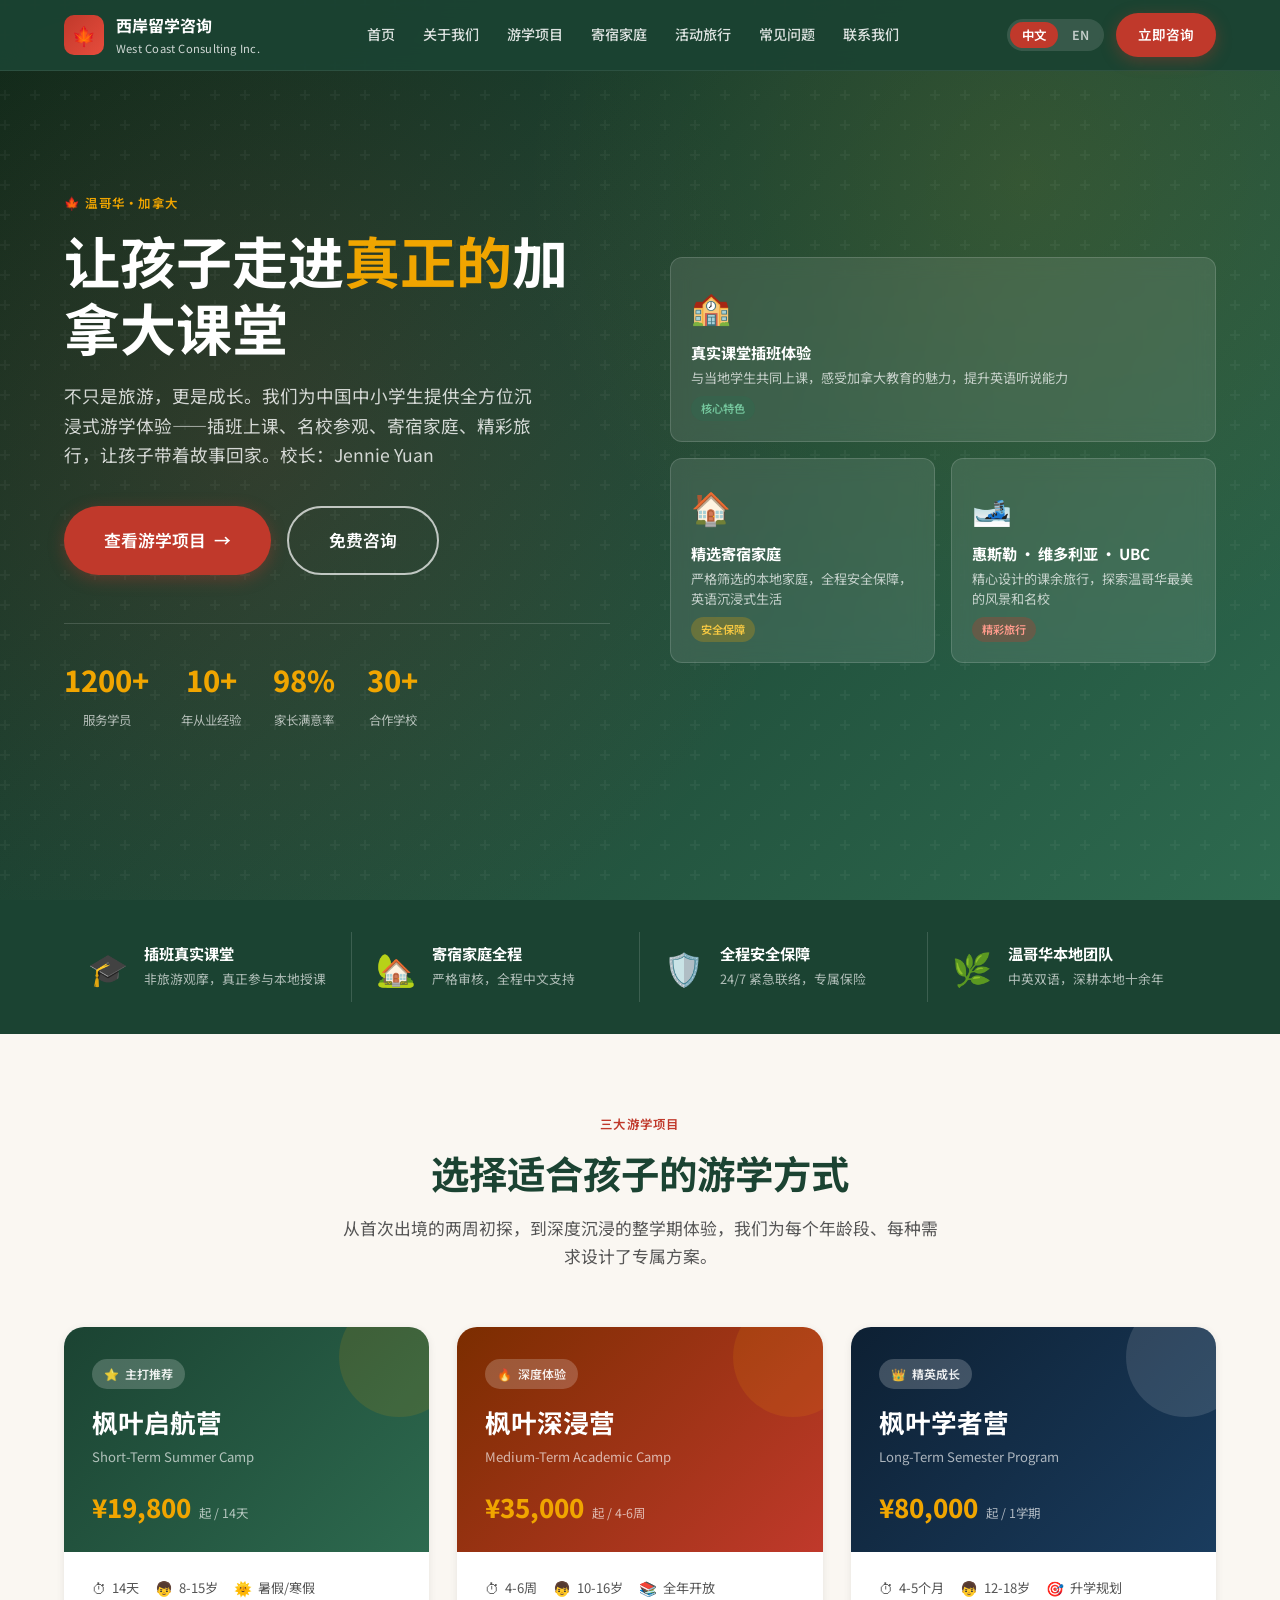
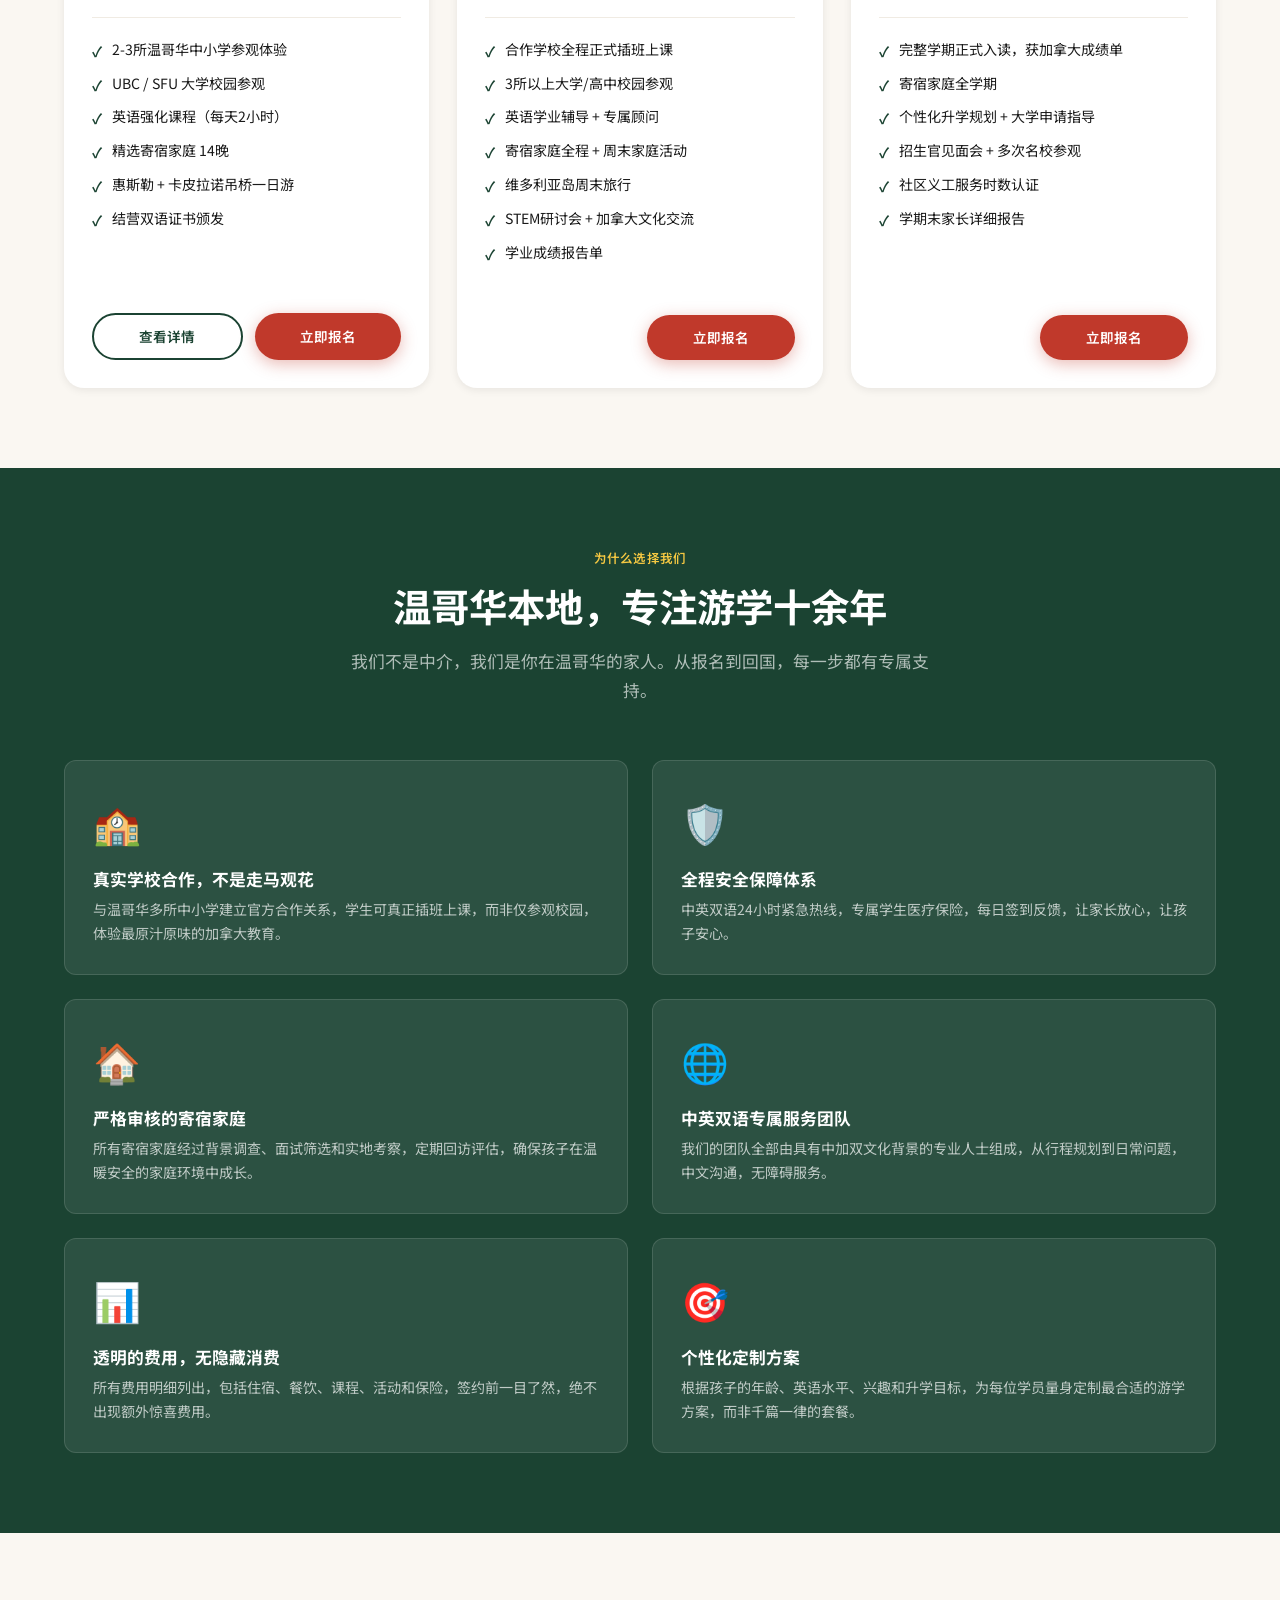
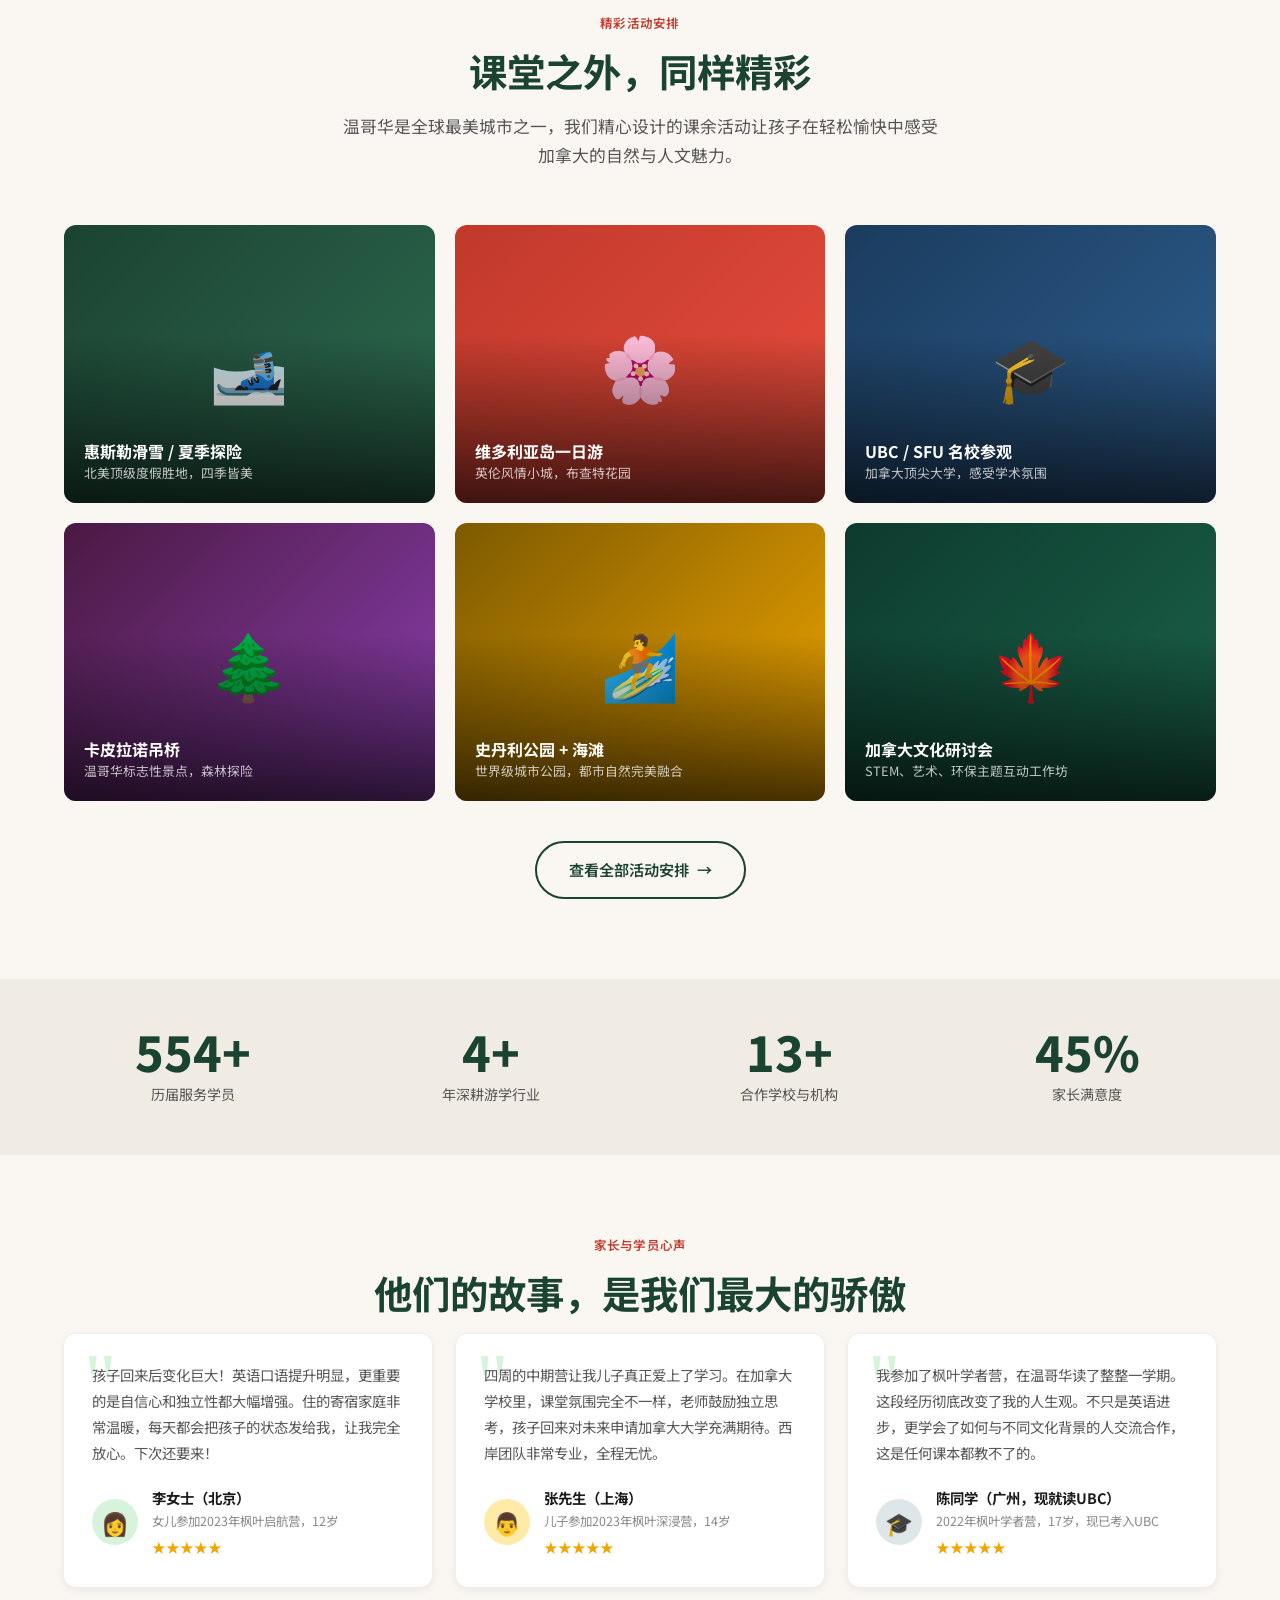
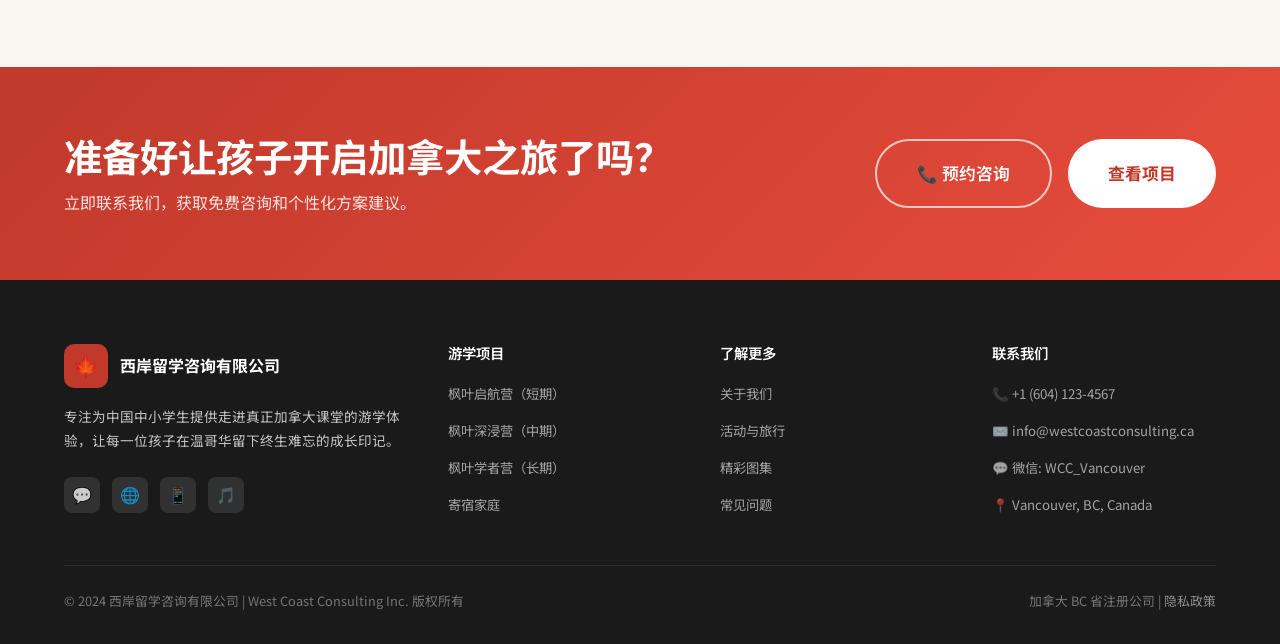
<file: index.html>
<!DOCTYPE html>
<html lang="zh-CN">
<head>
  <meta charset="UTF-8" />
  <meta name="viewport" content="width=device-width, initial-scale=1.0" />
  <title>西岸留学咨询 | 温哥华游学项目 | West Coast Consulting Inc.</title>
  <meta name="description" content="专为中国中小学生设计的加拿大温哥华游学项目。插班上课、寄宿家庭、名校参观，让孩子走进真正的加拿大课堂。" />
  <link rel="preconnect" href="https://fonts.googleapis.com" />
  <link rel="preconnect" href="https://fonts.gstatic.com" crossorigin />
  <link href="https://fonts.googleapis.com/css2?family=Noto+Sans+SC:wght@400;500;600;700;800&family=Inter:wght@400;500;600;700;800&display=swap" rel="stylesheet" />
  <link rel="stylesheet" href="css/main.css" />
</head>
<body>

<!-- NAVBAR -->
<div id="navbar-placeholder"></div>

<!-- ===== HERO ===== -->
<section class="hero">
  <div class="hero-bg"></div>
  <div class="hero-pattern"></div>
  <div class="container">
    <div class="hero-content">
      <!-- Left: Text -->
      <div class="hero-text">
        <span class="label">
          <span lang="zh">🍁 温哥华·加拿大</span>
          <span lang="en">🍁 Vancouver · Canada</span>
        </span>
        <h1>
          <span lang="zh">让孩子走进<em>真正的</em>加拿大课堂</span>
          <span lang="en">Real Canadian School Experience for Your Child</span>
        </h1>
        <p>
          <span lang="zh">不只是旅游，更是成长。我们为中国中小学生提供全方位沉浸式游学体验——插班上课、名校参观、寄宿家庭、精彩旅行，让孩子带着故事回家。校长：Jennie Yuan</span>
          <span lang="en">More than tourism — a transformative journey. We offer Chinese K-12 students an immersive Canadian school experience with homestay, university tours, and unforgettable adventures.</span>
        </p>
        <div class="hero-btns">
          <a href="programs.html" class="btn btn-primary btn-lg">
            <span lang="zh">查看游学项目</span>
            <span lang="en">Explore Programs</span>
            →
          </a>
          <a href="contact.html" class="btn btn-secondary btn-lg">
            <span lang="zh">免费咨询</span>
            <span lang="en">Free Consultation</span>
          </a>
        </div>
        <div class="hero-stats">
          <div class="stat-item">
            <span class="stat-num" data-target="1200" data-suffix="+">0+</span>
            <span class="stat-label"><span lang="zh">服务学员</span><span lang="en">Students Served</span></span>
          </div>
          <div class="stat-item">
            <span class="stat-num" data-target="10" data-suffix="+">0+</span>
            <span class="stat-label"><span lang="zh">年从业经验</span><span lang="en">Years Experience</span></span>
          </div>
          <div class="stat-item">
            <span class="stat-num" data-target="98" data-suffix="%">0%</span>
            <span class="stat-label"><span lang="zh">家长满意率</span><span lang="en">Parent Satisfaction</span></span>
          </div>
          <div class="stat-item">
            <span class="stat-num" data-target="30" data-suffix="+">0+</span>
            <span class="stat-label"><span lang="zh">合作学校</span><span lang="en">Partner Schools</span></span>
          </div>
        </div>
      </div>

      <!-- Right: Visual Cards -->
      <div class="hero-visual">
        <div class="hero-card">
          <div class="hero-card-icon">🏫</div>
          <h4><span lang="zh">真实课堂插班体验</span><span lang="en">Real Classroom Experience</span></h4>
          <p lang="zh">与当地学生共同上课，感受加拿大教育的魅力，提升英语听说能力</p>
          <p lang="en">Join real Canadian classes alongside local students and experience world-class education firsthand</p>
          <span class="tag tag-green">
            <span lang="zh">核心特色</span>
            <span lang="en">Core Feature</span>
          </span>
        </div>
        <div class="hero-card">
          <div class="hero-card-icon">🏠</div>
          <h4><span lang="zh">精选寄宿家庭</span><span lang="en">Curated Homestay</span></h4>
          <p lang="zh">严格筛选的本地家庭，全程安全保障，英语沉浸式生活</p>
          <p lang="en">Carefully vetted host families, 24/7 safety support, full English immersion</p>
          <span class="tag tag-gold">
            <span lang="zh">安全保障</span>
            <span lang="en">Safe & Caring</span>
          </span>
        </div>
        <div class="hero-card">
          <div class="hero-card-icon">🎿</div>
          <h4><span lang="zh">惠斯勒 · 维多利亚 · UBC</span><span lang="en">Whistler · Victoria · UBC</span></h4>
          <p lang="zh">精心设计的课余旅行，探索温哥华最美的风景和名校</p>
          <p lang="en">Expertly curated excursions to Vancouver's most stunning destinations and top universities</p>
          <span class="tag tag-red">
            <span lang="zh">精彩旅行</span>
            <span lang="en">Adventures</span>
          </span>
        </div>
      </div>
    </div>
  </div>
</section>

<!-- ===== FEATURES STRIP ===== -->
<section class="features-strip">
  <div class="container">
    <div class="features-strip-inner">
      <div class="feature-item">
        <span class="icon">🎓</span>
        <div>
          <h4><span lang="zh">插班真实课堂</span><span lang="en">Real School Classes</span></h4>
          <p><span lang="zh">非旅游观摩，真正参与本地授课</span><span lang="en">Attend actual lessons, not just tours</span></p>
        </div>
      </div>
      <div class="feature-item">
        <span class="icon">🏡</span>
        <div>
          <h4><span lang="zh">寄宿家庭全程</span><span lang="en">Homestay Included</span></h4>
          <p><span lang="zh">严格审核，全程中文支持</span><span lang="en">Vetted families, Chinese-speaking support</span></p>
        </div>
      </div>
      <div class="feature-item">
        <span class="icon">🛡️</span>
        <div>
          <h4><span lang="zh">全程安全保障</span><span lang="en">Full Safety Coverage</span></h4>
          <p><span lang="zh">24/7 紧急联络，专属保险</span><span lang="en">24/7 emergency line, dedicated insurance</span></p>
        </div>
      </div>
      <div class="feature-item">
        <span class="icon">🌿</span>
        <div>
          <h4><span lang="zh">温哥华本地团队</span><span lang="en">Local Vancouver Team</span></h4>
          <p><span lang="zh">中英双语，深耕本地十余年</span><span lang="en">Bilingual team, 10+ years local expertise</span></p>
        </div>
      </div>
    </div>
  </div>
</section>

<!-- ===== PROGRAMS ===== -->
<section class="section bg-cream" id="programs">
  <div class="container">
    <span class="label text-center" style="display:block">
      <span lang="zh">三大游学项目</span>
      <span lang="en">Three Program Tiers</span>
    </span>
    <h2 class="section-title">
      <span lang="zh">选择适合孩子的游学方式</span>
      <span lang="en">Find the Right Program for Your Child</span>
    </h2>
    <p class="section-subtitle">
      <span lang="zh">从首次出境的两周初探，到深度沉浸的整学期体验，我们为每个年龄段、每种需求设计了专属方案。</span>
      <span lang="en">From a two-week first adventure to a full semester of deep immersion, we have a program tailored for every age and goal.</span>
    </p>

    <div class="programs-grid">
      <!-- Short -->
      <div class="program-card card-short">
        <div class="program-card-header">
          <div class="program-badge">⭐ <span lang="zh">主打推荐</span><span lang="en">Most Popular</span></div>
          <h3><span lang="zh">枫叶启航营</span><span lang="en">Maple Explorer Camp</span></h3>
          <div class="en-name">Short-Term Summer Camp</div>
          <div class="program-price">
            <span class="price-main">¥19,800</span>
            <span class="price-sub"><span lang="zh">起 / 14天</span><span lang="en">from / 14 days</span></span>
          </div>
        </div>
        <div class="program-card-body">
          <div class="program-meta">
            <span class="meta-item"><span class="icon">⏱</span> <span lang="zh">14天</span><span lang="en">14 Days</span></span>
            <span class="meta-item"><span class="icon">👦</span> <span lang="zh">8-15岁</span><span lang="en">Ages 8-15</span></span>
            <span class="meta-item"><span class="icon">🌞</span> <span lang="zh">暑假/寒假</span><span lang="en">Summer/Winter</span></span>
          </div>
          <ul class="program-features">
            <li><span lang="zh">2-3所温哥华中小学参观体验</span><span lang="en">2-3 Vancouver school visits & classes</span></li>
            <li><span lang="zh">UBC / SFU 大学校园参观</span><span lang="en">UBC / SFU university campus tours</span></li>
            <li><span lang="zh">英语强化课程（每天2小时）</span><span lang="en">Daily 2-hour English intensive course</span></li>
            <li><span lang="zh">精选寄宿家庭 14晚</span><span lang="en">14 nights with curated host family</span></li>
            <li><span lang="zh">惠斯勒 + 卡皮拉诺吊桥一日游</span><span lang="en">Whistler + Capilano Bridge day trips</span></li>
            <li><span lang="zh">结营双语证书颁发</span><span lang="en">Bilingual completion certificate</span></li>
          </ul>
        </div>
        <div class="program-card-footer">
          <a href="program-short.html" class="btn btn-outline-green btn-sm">
            <span lang="zh">查看详情</span>
            <span lang="en">View Details</span>
          </a>
          <a href="contact.html" class="btn btn-primary btn-sm">
            <span lang="zh">立即报名</span>
            <span lang="en">Enroll Now</span>
          </a>
        </div>
      </div>

      <!-- Medium -->
      <div class="program-card card-medium">
        <div class="program-card-header">
          <div class="program-badge">🔥 <span lang="zh">深度体验</span><span lang="en">Deep Immersion</span></div>
          <h3><span lang="zh">枫叶深浸营</span><span lang="en">Maple Immersion Camp</span></h3>
          <div class="en-name">Medium-Term Academic Camp</div>
          <div class="program-price">
            <span class="price-main">¥35,000</span>
            <span class="price-sub"><span lang="zh">起 / 4-6周</span><span lang="en">from / 4-6 Weeks</span></span>
          </div>
        </div>
        <div class="program-card-body">
          <div class="program-meta">
            <span class="meta-item"><span class="icon">⏱</span> <span lang="zh">4-6周</span><span lang="en">4-6 Weeks</span></span>
            <span class="meta-item"><span class="icon">👦</span> <span lang="zh">10-16岁</span><span lang="en">Ages 10-16</span></span>
            <span class="meta-item"><span class="icon">📚</span> <span lang="zh">全年开放</span><span lang="en">Year-round</span></span>
          </div>
          <ul class="program-features">
            <li><span lang="zh">合作学校全程正式插班上课</span><span lang="en">Full-time enrollment at partner school</span></li>
            <li><span lang="zh">3所以上大学/高中校园参观</span><span lang="en">3+ university & high school campus tours</span></li>
            <li><span lang="zh">英语学业辅导 + 专属顾问</span><span lang="en">Academic tutoring + personal advisor</span></li>
            <li><span lang="zh">寄宿家庭全程 + 周末家庭活动</span><span lang="en">Full homestay + weekend family activities</span></li>
            <li><span lang="zh">维多利亚岛周末旅行</span><span lang="en">Victoria Island weekend excursion</span></li>
            <li><span lang="zh">STEM研讨会 + 加拿大文化交流</span><span lang="en">STEM workshops + cultural exchange seminars</span></li>
            <li><span lang="zh">学业成绩报告单</span><span lang="en">Official academic progress report</span></li>
          </ul>
        </div>
        <div class="program-card-footer">
          <a href="program-medium.html" class="btn btn-sm" style="background:rgba(255,255,255,0.15);color:#fff;border:1.5px solid rgba(255,255,255,0.4);border-radius:50px;flex:1;display:flex;align-items:center;justify-content:center;gap:6px;font-weight:600;font-size:0.85rem;transition:all 0.3s">
            <span lang="zh">查看详情</span>
            <span lang="en">View Details</span>
          </a>
          <a href="contact.html" class="btn btn-primary btn-sm">
            <span lang="zh">立即报名</span>
            <span lang="en">Enroll Now</span>
          </a>
        </div>
      </div>

      <!-- Long -->
      <div class="program-card card-long">
        <div class="program-card-header">
          <div class="program-badge">👑 <span lang="zh">精英成长</span><span lang="en">Elite Track</span></div>
          <h3><span lang="zh">枫叶学者营</span><span lang="en">Maple Scholar Program</span></h3>
          <div class="en-name">Long-Term Semester Program</div>
          <div class="program-price">
            <span class="price-main">¥80,000</span>
            <span class="price-sub"><span lang="zh">起 / 1学期</span><span lang="en">from / 1 Semester</span></span>
          </div>
        </div>
        <div class="program-card-body">
          <div class="program-meta">
            <span class="meta-item"><span class="icon">⏱</span> <span lang="zh">4-5个月</span><span lang="en">4-5 Months</span></span>
            <span class="meta-item"><span class="icon">👦</span> <span lang="zh">12-18岁</span><span lang="en">Ages 12-18</span></span>
            <span class="meta-item"><span class="icon">🎯</span> <span lang="zh">升学规划</span><span lang="en">College Prep</span></span>
          </div>
          <ul class="program-features">
            <li><span lang="zh">完整学期正式入读，获加拿大成绩单</span><span lang="en">Full semester enrollment with official transcript</span></li>
            <li><span lang="zh">寄宿家庭全学期</span><span lang="en">Full semester homestay placement</span></li>
            <li><span lang="zh">个性化升学规划 + 大学申请指导</span><span lang="en">Personalized college planning & application guidance</span></li>
            <li><span lang="zh">招生官见面会 + 多次名校参观</span><span lang="en">University admission officer meetings</span></li>
            <li><span lang="zh">社区义工服务时数认证</span><span lang="en">Certified community service hours</span></li>
            <li><span lang="zh">学期末家长详细报告</span><span lang="en">Detailed end-of-semester parent report</span></li>
          </ul>
        </div>
        <div class="program-card-footer">
          <a href="program-long.html" class="btn btn-sm" style="background:rgba(255,255,255,0.12);color:#fff;border:1.5px solid rgba(255,255,255,0.35);border-radius:50px;flex:1;display:flex;align-items:center;justify-content:center;gap:6px;font-weight:600;font-size:0.85rem;transition:all 0.3s">
            <span lang="zh">查看详情</span>
            <span lang="en">View Details</span>
          </a>
          <a href="contact.html" class="btn btn-primary btn-sm">
            <span lang="zh">立即报名</span>
            <span lang="en">Enroll Now</span>
          </a>
        </div>
      </div>
    </div>
  </div>
</section>

<!-- ===== WHY US ===== -->
<section class="section why-us">
  <div class="container">
    <span class="label text-center" style="display:block;color:#f5c842">
      <span lang="zh">为什么选择我们</span>
      <span lang="en">Why Choose West Coast Consulting</span>
    </span>
    <h2 class="section-title" style="color:#fff">
      <span lang="zh">温哥华本地，专注游学十余年</span>
      <span lang="en">Vancouver-Based, 10+ Years of Excellence</span>
    </h2>
    <p class="section-subtitle" style="color:rgba(255,255,255,0.65)">
      <span lang="zh">我们不是中介，我们是你在温哥华的家人。从报名到回国，每一步都有专属支持。</span>
      <span lang="en">We're not just an agency — we're your family in Vancouver, supporting every step from enrollment to departure.</span>
    </p>
    <div class="why-us-grid">
      <div class="why-card">
        <div class="why-icon">🏫</div>
        <h4><span lang="zh">真实学校合作，不是走马观花</span><span lang="en">Genuine School Partnerships</span></h4>
        <p><span lang="zh">与温哥华多所中小学建立官方合作关系，学生可真正插班上课，而非仅参观校园，体验最原汁原味的加拿大教育。</span><span lang="en">Official partnerships with multiple Vancouver schools allow students to actually join classes — not just tour the buildings — for an authentic Canadian education experience.</span></p>
      </div>
      <div class="why-card">
        <div class="why-icon">🛡️</div>
        <h4><span lang="zh">全程安全保障体系</span><span lang="en">Comprehensive Safety System</span></h4>
        <p><span lang="zh">中英双语24小时紧急热线，专属学生医疗保险，每日签到反馈，让家长放心，让孩子安心。</span><span lang="en">24/7 bilingual emergency hotline, dedicated student medical insurance, and daily check-ins so parents can rest assured.</span></p>
      </div>
      <div class="why-card">
        <div class="why-icon">🏠</div>
        <h4><span lang="zh">严格审核的寄宿家庭</span><span lang="en">Rigorously Vetted Host Families</span></h4>
        <p><span lang="zh">所有寄宿家庭经过背景调查、面试筛选和实地考察，定期回访评估，确保孩子在温暖安全的家庭环境中成长。</span><span lang="en">Every host family undergoes background checks, interviews, and home inspections. Regular follow-ups ensure a warm, safe home environment.</span></p>
      </div>
      <div class="why-card">
        <div class="why-icon">🌐</div>
        <h4><span lang="zh">中英双语专属服务团队</span><span lang="en">Dedicated Bilingual Support Team</span></h4>
        <p><span lang="zh">我们的团队全部由具有中加双文化背景的专业人士组成，从行程规划到日常问题，中文沟通，无障碍服务。</span><span lang="en">Our team members all have bicultural Chinese-Canadian backgrounds, ensuring smooth communication and deep cultural understanding throughout the program.</span></p>
      </div>
      <div class="why-card">
        <div class="why-icon">📊</div>
        <h4><span lang="zh">透明的费用，无隐藏消费</span><span lang="en">Transparent Pricing, No Hidden Fees</span></h4>
        <p><span lang="zh">所有费用明细列出，包括住宿、餐饮、课程、活动和保险，签约前一目了然，绝不出现额外惊喜费用。</span><span lang="en">All costs are itemized upfront — accommodation, meals, courses, activities, and insurance. What you see is what you pay.</span></p>
      </div>
      <div class="why-card">
        <div class="why-icon">🎯</div>
        <h4><span lang="zh">个性化定制方案</span><span lang="en">Personalized Program Design</span></h4>
        <p><span lang="zh">根据孩子的年龄、英语水平、兴趣和升学目标，为每位学员量身定制最合适的游学方案，而非千篇一律的套餐。</span><span lang="en">We tailor programs to each student's age, English level, interests, and academic goals — never a one-size-fits-all package.</span></p>
      </div>
    </div>
  </div>
</section>

<!-- ===== ACTIVITIES ===== -->
<section class="section bg-cream" id="activities">
  <div class="container">
    <span class="label text-center" style="display:block">
      <span lang="zh">精彩活动安排</span>
      <span lang="en">Program Highlights</span>
    </span>
    <h2 class="section-title">
      <span lang="zh">课堂之外，同样精彩</span>
      <span lang="en">Adventures Beyond the Classroom</span>
    </h2>
    <p class="section-subtitle">
      <span lang="zh">温哥华是全球最美城市之一，我们精心设计的课余活动让孩子在轻松愉快中感受加拿大的自然与人文魅力。</span>
      <span lang="en">Vancouver is one of the world's most beautiful cities. Our curated activities help students discover Canada's natural wonders and vibrant culture.</span>
    </p>
    <div class="activities-grid">
      <div class="activity-card">
        <div class="activity-img act-bg-1"><div class="activity-emoji">🎿</div></div>
        <div class="activity-overlay">
          <div>
            <h4><span lang="zh">惠斯勒滑雪 / 夏季探险</span><span lang="en">Whistler Adventure</span></h4>
            <p><span lang="zh">北美顶级度假胜地，四季皆美</span><span lang="en">North America's premier mountain resort</span></p>
          </div>
        </div>
      </div>
      <div class="activity-card">
        <div class="activity-img act-bg-2"><div class="activity-emoji">🌸</div></div>
        <div class="activity-overlay">
          <div>
            <h4><span lang="zh">维多利亚岛一日游</span><span lang="en">Victoria Island Day Trip</span></h4>
            <p><span lang="zh">英伦风情小城，布查特花园</span><span lang="en">Charming British-style city & Butchart Gardens</span></p>
          </div>
        </div>
      </div>
      <div class="activity-card">
        <div class="activity-img act-bg-3"><div class="activity-emoji">🎓</div></div>
        <div class="activity-overlay">
          <div>
            <h4><span lang="zh">UBC / SFU 名校参观</span><span lang="en">UBC / SFU Campus Tours</span></h4>
            <p><span lang="zh">加拿大顶尖大学，感受学术氛围</span><span lang="en">Canada's top universities, inspiring futures</span></p>
          </div>
        </div>
      </div>
      <div class="activity-card">
        <div class="activity-img act-bg-4"><div class="activity-emoji">🌲</div></div>
        <div class="activity-overlay">
          <div>
            <h4><span lang="zh">卡皮拉诺吊桥</span><span lang="en">Capilano Suspension Bridge</span></h4>
            <p><span lang="zh">温哥华标志性景点，森林探险</span><span lang="en">Iconic Vancouver landmark, forest adventure</span></p>
          </div>
        </div>
      </div>
      <div class="activity-card">
        <div class="activity-img act-bg-5"><div class="activity-emoji">🏄</div></div>
        <div class="activity-overlay">
          <div>
            <h4><span lang="zh">史丹利公园 + 海滩</span><span lang="en">Stanley Park & Beaches</span></h4>
            <p><span lang="zh">世界级城市公园，都市自然完美融合</span><span lang="en">World-class urban park, nature meets city</span></p>
          </div>
        </div>
      </div>
      <div class="activity-card">
        <div class="activity-img act-bg-6"><div class="activity-emoji">🍁</div></div>
        <div class="activity-overlay">
          <div>
            <h4><span lang="zh">加拿大文化研讨会</span><span lang="en">Cultural Exchange Workshops</span></h4>
            <p><span lang="zh">STEM、艺术、环保主题互动工作坊</span><span lang="en">STEM, arts, and environmental workshops</span></p>
          </div>
        </div>
      </div>
    </div>
    <div class="text-center mt-40">
      <a href="activities.html" class="btn btn-outline-green">
        <span lang="zh">查看全部活动安排</span>
        <span lang="en">View All Activities</span>
        →
      </a>
    </div>
  </div>
</section>

<!-- ===== STATS ===== -->
<section class="section-sm stats-section">
  <div class="container">
    <div class="stats-grid">
      <div class="stat-block">
        <span class="number" data-target="1200" data-suffix="+">0+</span>
        <div class="desc"><span lang="zh">历届服务学员</span><span lang="en">Students Served</span></div>
      </div>
      <div class="stat-block">
        <span class="number" data-target="10" data-suffix="+">0+</span>
        <div class="desc"><span lang="zh">年深耕游学行业</span><span lang="en">Years of Expertise</span></div>
      </div>
      <div class="stat-block">
        <span class="number" data-target="30" data-suffix="+">0+</span>
        <div class="desc"><span lang="zh">合作学校与机构</span><span lang="en">Partner Schools</span></div>
      </div>
      <div class="stat-block">
        <span class="number" data-target="98" data-suffix="%">0%</span>
        <div class="desc"><span lang="zh">家长满意度</span><span lang="en">Parent Satisfaction</span></div>
      </div>
    </div>
  </div>
</section>

<!-- ===== TESTIMONIALS ===== -->
<section class="section testimonials">
  <div class="container">
    <span class="label text-center" style="display:block">
      <span lang="zh">家长与学员心声</span>
      <span lang="en">What Families Say</span>
    </span>
    <h2 class="section-title">
      <span lang="zh">他们的故事，是我们最大的骄傲</span>
      <span lang="en">Their Stories, Our Greatest Pride</span>
    </h2>
    <div class="testimonials-grid">
      <div class="testimonial-card">
        <p class="testimonial-text">
          <span lang="zh">孩子回来后变化巨大！英语口语提升明显，更重要的是自信心和独立性都大幅增强。住的寄宿家庭非常温暖，每天都会把孩子的状态发给我，让我完全放心。下次还要来！</span>
          <span lang="en">Our daughter came back completely transformed! Her spoken English improved dramatically, but more importantly her confidence and independence grew enormously. The host family was wonderful — daily updates kept us totally at ease.</span>
        </p>
        <div class="testimonial-author">
          <div class="author-avatar" style="background:var(--green-pale)">👩</div>
          <div>
            <div class="author-name"><span lang="zh">李女士（北京）</span><span lang="en">Ms. Li (Beijing)</span></div>
            <div class="author-desc"><span lang="zh">女儿参加2023年枫叶启航营，12岁</span><span lang="en">Daughter attended 2023 Maple Explorer, age 12</span></div>
            <div class="stars">★★★★★</div>
          </div>
        </div>
      </div>
      <div class="testimonial-card">
        <p class="testimonial-text">
          <span lang="zh">四周的中期营让我儿子真正爱上了学习。在加拿大学校里，课堂氛围完全不一样，老师鼓励独立思考，孩子回来对未来申请加拿大大学充满期待。西岸团队非常专业，全程无忧。</span>
          <span lang="en">The four-week medium program made my son fall in love with learning. The Canadian classroom environment was completely different — teachers encouraged independent thinking. The West Coast team was incredibly professional throughout.</span>
        </p>
        <div class="testimonial-author">
          <div class="author-avatar" style="background:#ffeaa7">👨</div>
          <div>
            <div class="author-name"><span lang="zh">张先生（上海）</span><span lang="en">Mr. Zhang (Shanghai)</span></div>
            <div class="author-desc"><span lang="zh">儿子参加2023年枫叶深浸营，14岁</span><span lang="en">Son attended 2023 Maple Immersion, age 14</span></div>
            <div class="stars">★★★★★</div>
          </div>
        </div>
      </div>
      <div class="testimonial-card">
        <p class="testimonial-text">
          <span lang="zh">我参加了枫叶学者营，在温哥华读了整整一学期。这段经历彻底改变了我的人生观。不只是英语进步，更学会了如何与不同文化背景的人交流合作，这是任何课本都教不了的。</span>
          <span lang="en">I attended the Maple Scholar program for a full semester in Vancouver. This experience completely changed my worldview. It's not just about English — I learned to collaborate with people from all cultures, something no textbook can teach.</span>
        </p>
        <div class="testimonial-author">
          <div class="author-avatar" style="background:#dfe6e9">🎓</div>
          <div>
            <div class="author-name"><span lang="zh">陈同学（广州，现就读UBC）</span><span lang="en">Chen (Guangzhou, now at UBC)</span></div>
            <div class="author-desc"><span lang="zh">2022年枫叶学者营，17岁，现已考入UBC</span><span lang="en">2022 Maple Scholar, age 17, now enrolled at UBC</span></div>
            <div class="stars">★★★★★</div>
          </div>
        </div>
      </div>
    </div>
  </div>
</section>

<!-- ===== CONTACT STRIP ===== -->
<section class="contact-strip">
  <div class="container">
    <div class="contact-strip-inner">
      <div>
        <h2><span lang="zh">准备好让孩子开启加拿大之旅了吗？</span><span lang="en">Ready to Start Your Child's Canadian Journey?</span></h2>
        <p><span lang="zh">立即联系我们，获取免费咨询和个性化方案建议。</span><span lang="en">Contact us today for a free consultation and personalized program recommendation.</span></p>
      </div>
      <div class="contact-strip-btns">
        <a href="contact.html" class="btn btn-secondary btn-lg">
          <span lang="zh">📞 预约咨询</span>
          <span lang="en">📞 Book Consultation</span>
        </a>
        <a href="programs.html" class="btn btn-lg" style="background:#fff;color:var(--red);font-weight:700;border-radius:50px;padding:18px 40px">
          <span lang="zh">查看项目</span>
          <span lang="en">View Programs</span>
        </a>
      </div>
    </div>
  </div>
</section>

<!-- FOOTER -->
<div id="footer-placeholder"></div>

<script src="js/components.js"></script>
<script src="js/main.js"></script>
</body>
</html>
</file>
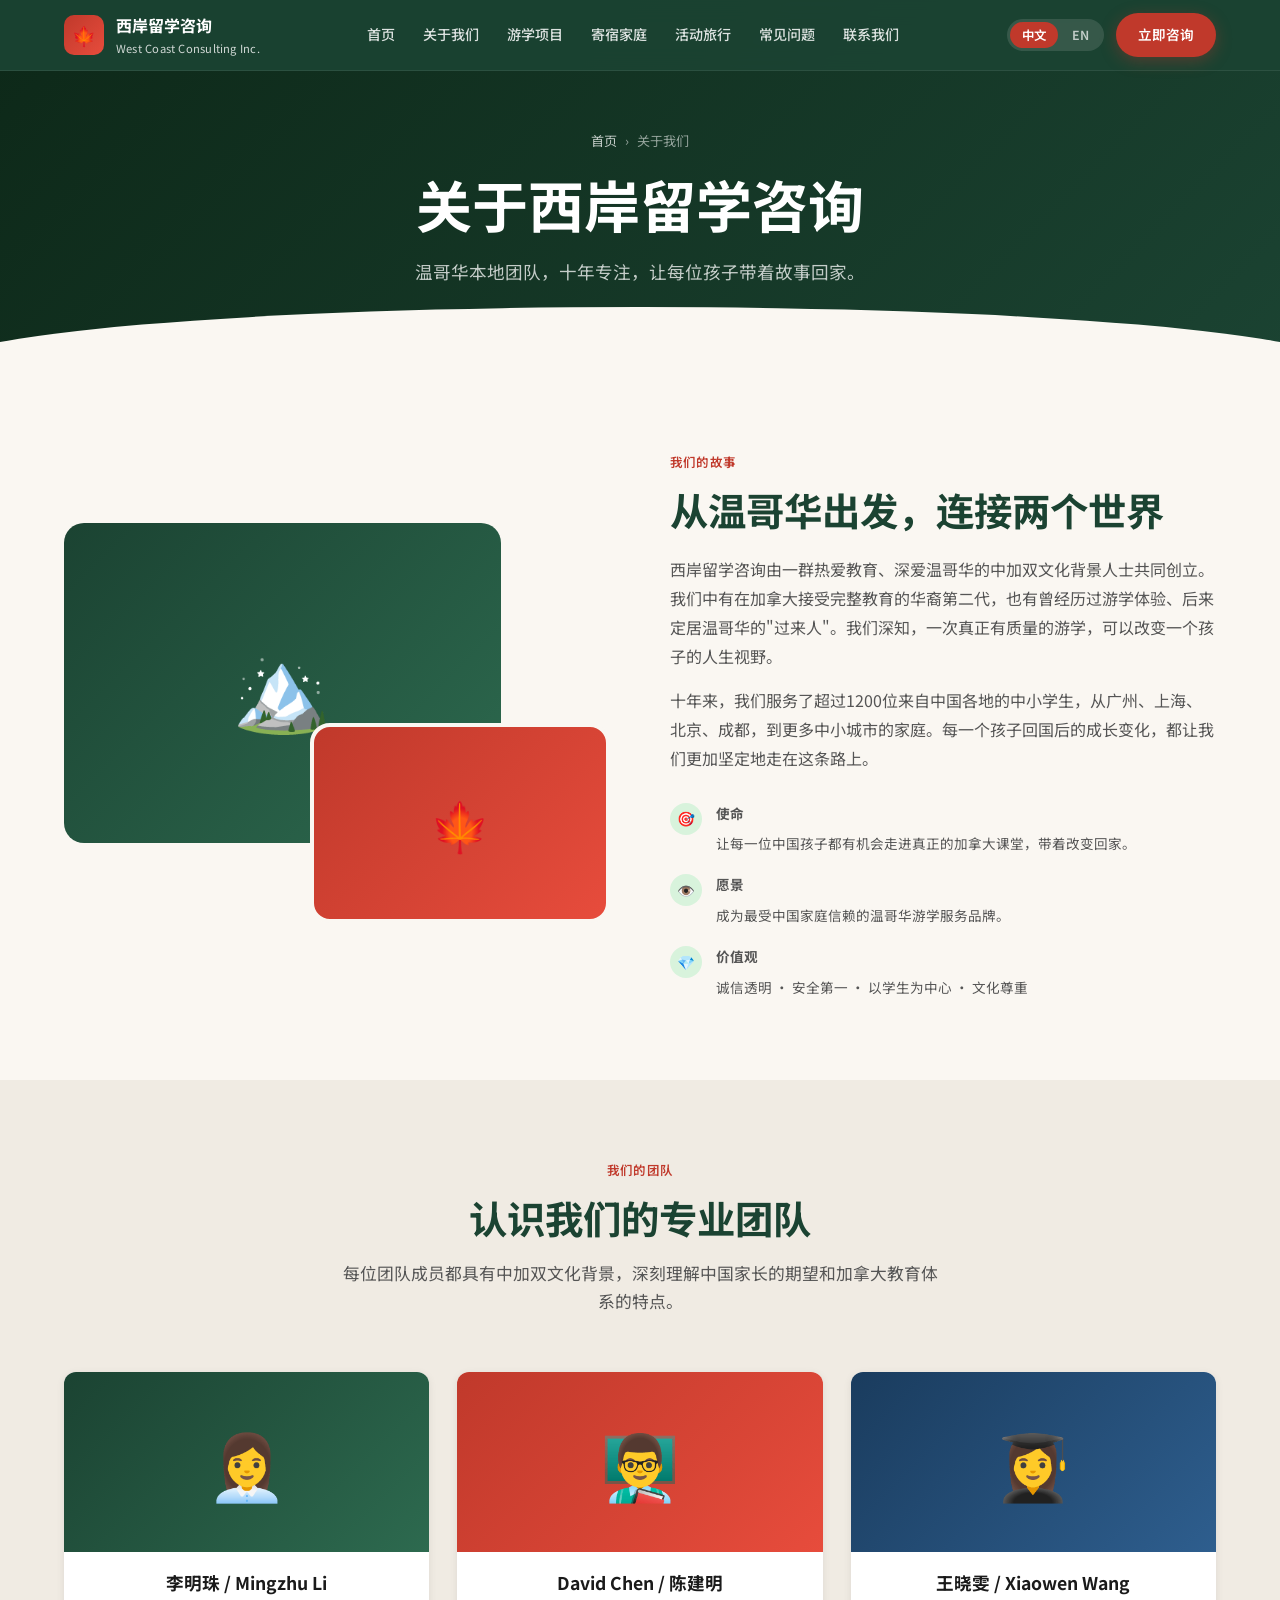
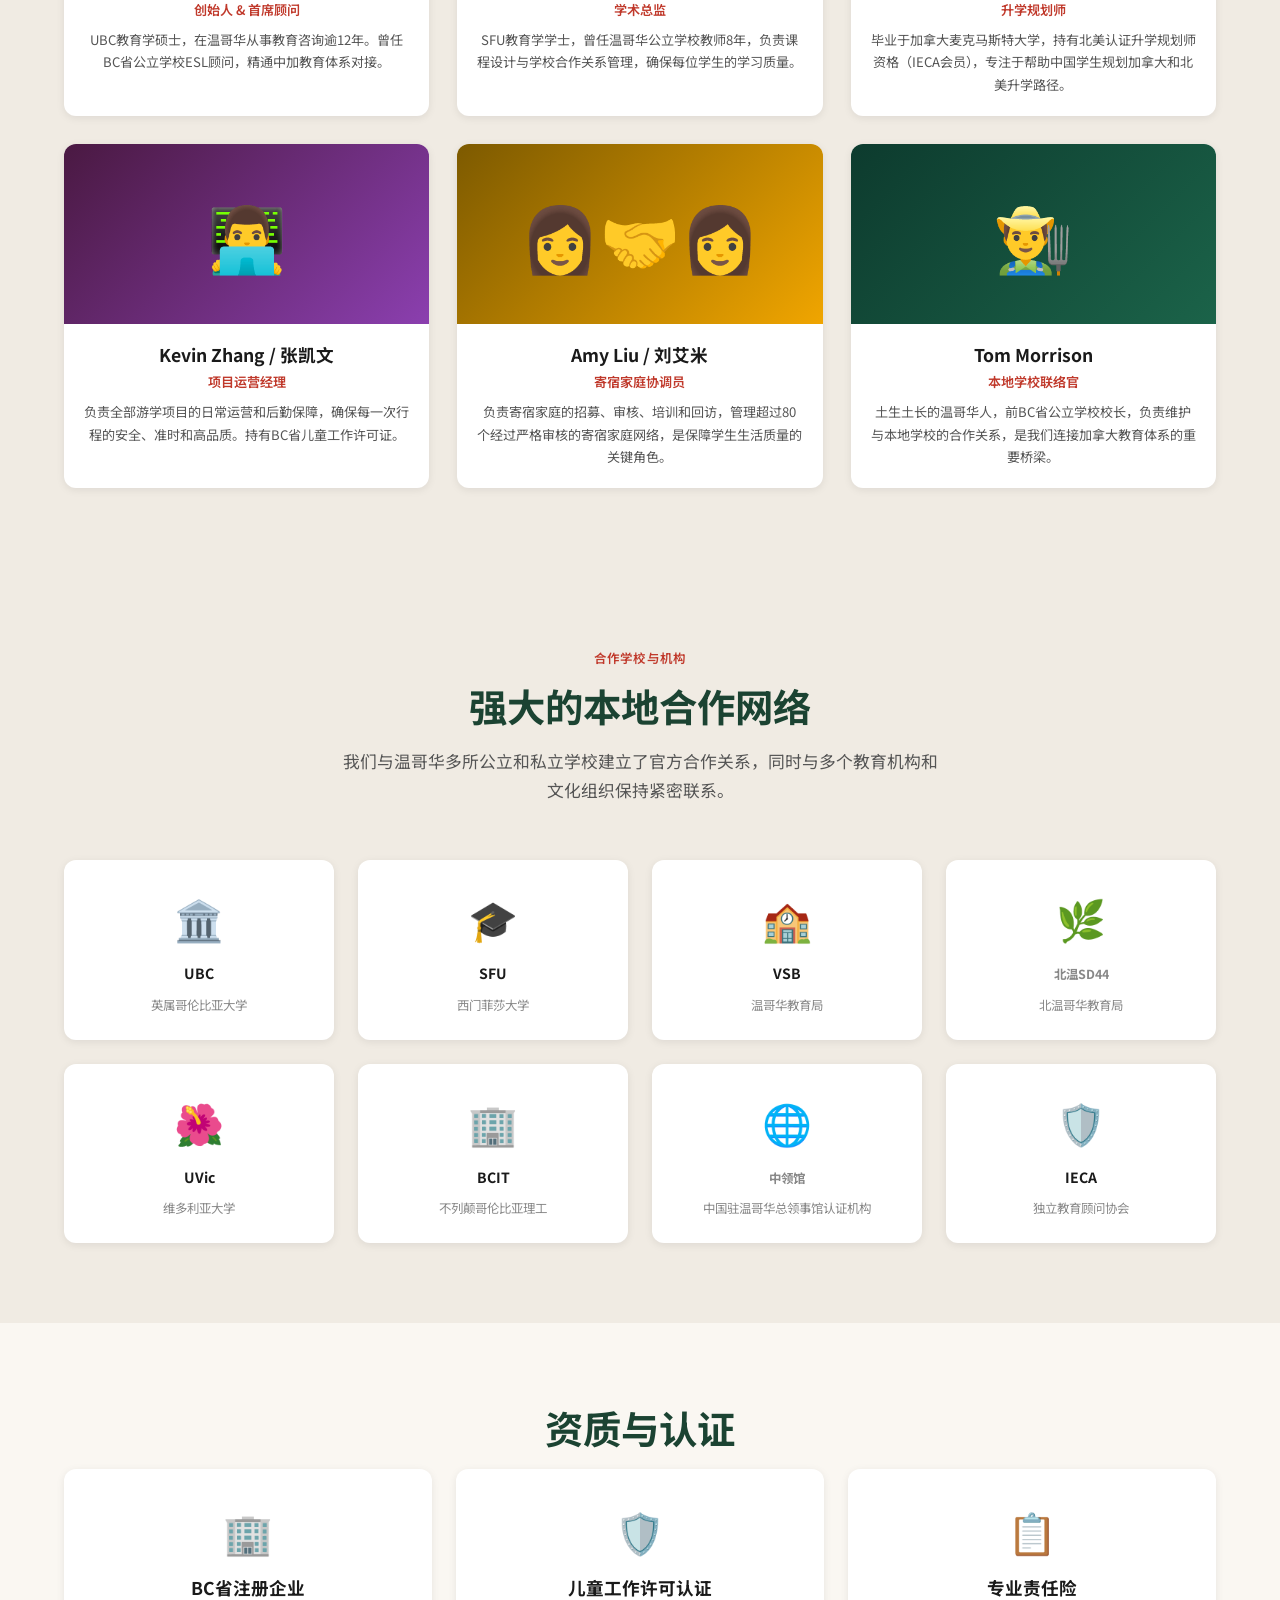
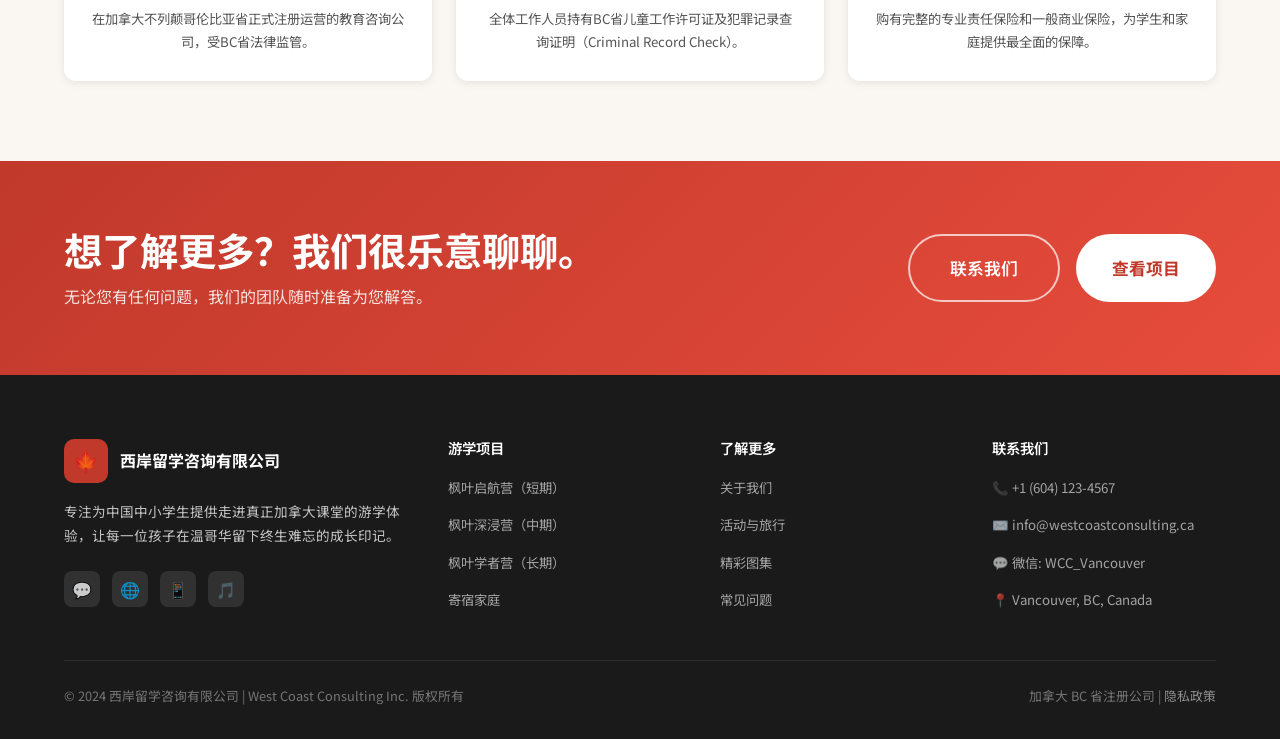
<file: about.html>
<!DOCTYPE html>
<html lang="zh-CN">
<head>
  <meta charset="UTF-8" />
  <meta name="viewport" content="width=device-width, initial-scale=1.0" />
  <title>关于我们 | 西岸留学咨询 West Coast Consulting Inc.</title>
  <meta name="description" content="西岸留学咨询是温哥华本地注册的游学服务公司，深耕中加教育交流十余年，中英双语团队，专业可靠。" />
  <link rel="preconnect" href="https://fonts.googleapis.com" />
  <link href="https://fonts.googleapis.com/css2?family=Noto+Sans+SC:wght@400;500;600;700;800&family=Inter:wght@400;500;600;700;800&display=swap" rel="stylesheet" />
  <link rel="stylesheet" href="css/main.css" />
</head>
<body>
<div id="navbar-placeholder"></div>

<section class="page-hero">
  <div class="container">
    <div class="breadcrumb"><a href="index.html"><span lang="zh">首页</span><span lang="en">Home</span></a><span>›</span><span><span lang="zh">关于我们</span><span lang="en">About Us</span></span></div>
    <h1><span lang="zh">关于西岸留学咨询</span><span lang="en">About West Coast Consulting</span></h1>
    <p><span lang="zh">温哥华本地团队，十年专注，让每位孩子带着故事回家。</span><span lang="en">A local Vancouver team with 10+ years of dedication — helping every student come home with a story.</span></p>
  </div>
</section>

<!-- STORY -->
<section class="section about-intro">
  <div class="container">
    <div class="about-intro-inner">
      <div class="about-img-stack">
        <div class="about-img-main"><span>🏔️</span></div>
        <div class="about-img-accent"><span>🍁</span></div>
      </div>
      <div class="about-text">
        <span class="label"><span lang="zh">我们的故事</span><span lang="en">Our Story</span></span>
        <h2><span lang="zh">从温哥华出发，连接两个世界</span><span lang="en">From Vancouver, Bridging Two Worlds</span></h2>
        <p><span lang="zh">西岸留学咨询由一群热爱教育、深爱温哥华的中加双文化背景人士共同创立。我们中有在加拿大接受完整教育的华裔第二代，也有曾经历过游学体验、后来定居温哥华的"过来人"。我们深知，一次真正有质量的游学，可以改变一个孩子的人生视野。</span><span lang="en">West Coast Consulting was founded by a group of passionate educators with Chinese-Canadian bicultural backgrounds who love both education and Vancouver. Some of us are second-generation Chinese-Canadians; others are former study-abroad students who settled here. We know firsthand that a truly quality study tour can change a child's entire worldview.</span></p>
        <p><span lang="zh">十年来，我们服务了超过1200位来自中国各地的中小学生，从广州、上海、北京、成都，到更多中小城市的家庭。每一个孩子回国后的成长变化，都让我们更加坚定地走在这条路上。</span><span lang="en">Over 10 years, we've served over 1,200 K-12 students from across China — from Guangzhou, Shanghai, Beijing, and Chengdu to families in smaller cities. Every child's transformation upon returning home strengthens our conviction to continue this work.</span></p>
        <div class="about-values">
          <div class="value-item"><div class="value-dot">🎯</div><div><strong><span lang="zh">使命</span><span lang="en">Mission</span></strong><span><span lang="zh">让每一位中国孩子都有机会走进真正的加拿大课堂，带着改变回家。</span><span lang="en">Give every Chinese child the chance to step into a real Canadian classroom and come home transformed.</span></span></div></div>
          <div class="value-item"><div class="value-dot">👁️</div><div><strong><span lang="zh">愿景</span><span lang="en">Vision</span></strong><span><span lang="zh">成为最受中国家庭信赖的温哥华游学服务品牌。</span><span lang="en">Become the most trusted Vancouver study tour brand for Chinese families.</span></span></div></div>
          <div class="value-item"><div class="value-dot">💎</div><div><strong><span lang="zh">价值观</span><span lang="en">Values</span></strong><span><span lang="zh">诚信透明 · 安全第一 · 以学生为中心 · 文化尊重</span><span lang="en">Integrity · Safety First · Student-Centered · Cultural Respect</span></span></div></div>
        </div>
      </div>
    </div>
  </div>
</section>

<!-- TEAM -->
<section class="section" style="background:var(--cream-dark)">
  <div class="container">
    <span class="label text-center" style="display:block"><span lang="zh">我们的团队</span><span lang="en">Our Team</span></span>
    <h2 class="section-title"><span lang="zh">认识我们的专业团队</span><span lang="en">Meet Our Team</span></h2>
    <p class="section-subtitle"><span lang="zh">每位团队成员都具有中加双文化背景，深刻理解中国家长的期望和加拿大教育体系的特点。</span><span lang="en">Every team member has a bicultural Chinese-Canadian background, deeply understanding both Chinese family expectations and the Canadian education system.</span></p>
    <div class="team-grid">
      <div class="team-card">
        <div class="team-avatar" style="background:linear-gradient(135deg,#1B4332,#2D6A4F)">👩‍💼</div>
        <div class="team-info">
          <h4><span lang="zh">李明珠 / Mingzhu Li</span></h4>
          <div class="title"><span lang="zh">创始人 &amp; 首席顾问</span><span lang="en">Founder &amp; Lead Advisor</span></div>
          <p><span lang="zh">UBC教育学硕士，在温哥华从事教育咨询逾12年。曾任BC省公立学校ESL顾问，精通中加教育体系对接。</span><span lang="en">M.Ed. from UBC; 12+ years in Vancouver education consulting. Former BC public school ESL advisor with deep expertise in bridging Chinese and Canadian education systems.</span></p>
        </div>
      </div>
      <div class="team-card">
        <div class="team-avatar" style="background:linear-gradient(135deg,#C0392B,#E74C3C)">👨‍🏫</div>
        <div class="team-info">
          <h4><span lang="zh">David Chen / 陈建明</span></h4>
          <div class="title"><span lang="zh">学术总监</span><span lang="en">Academic Director</span></div>
          <p><span lang="zh">SFU教育学学士，曾任温哥华公立学校教师8年，负责课程设计与学校合作关系管理，确保每位学生的学习质量。</span><span lang="en">B.Ed. from SFU; former Vancouver public school teacher for 8 years. Manages curriculum design and school partnerships to ensure quality learning for every student.</span></p>
        </div>
      </div>
      <div class="team-card">
        <div class="team-avatar" style="background:linear-gradient(135deg,#1A3C5E,#2E5E8E)">👩‍🎓</div>
        <div class="team-info">
          <h4><span lang="zh">王晓雯 / Xiaowen Wang</span></h4>
          <div class="title"><span lang="zh">升学规划师</span><span lang="en">College Planning Specialist</span></div>
          <p><span lang="zh">毕业于加拿大麦克马斯特大学，持有北美认证升学规划师资格（IECA会员），专注于帮助中国学生规划加拿大和北美升学路径。</span><span lang="en">Graduate of McMaster University; IECA-certified independent educational consultant. Specializes in helping Chinese students plan pathways to Canadian and North American universities.</span></p>
        </div>
      </div>
      <div class="team-card">
        <div class="team-avatar" style="background:linear-gradient(135deg,#4A1942,#8B3FAF)">👨‍💻</div>
        <div class="team-info">
          <h4><span lang="zh">Kevin Zhang / 张凯文</span></h4>
          <div class="title"><span lang="zh">项目运营经理</span><span lang="en">Program Operations Manager</span></div>
          <p><span lang="zh">负责全部游学项目的日常运营和后勤保障，确保每一次行程的安全、准时和高品质。持有BC省儿童工作许可证。</span><span lang="en">Manages daily operations and logistics for all programs, ensuring safety, punctuality, and quality. Holds BC Province Child Care Worker certification.</span></p>
        </div>
      </div>
      <div class="team-card">
        <div class="team-avatar" style="background:linear-gradient(135deg,#7D5A00,#F0A500)">👩‍🤝‍👩</div>
        <div class="team-info">
          <h4><span lang="zh">Amy Liu / 刘艾米</span></h4>
          <div class="title"><span lang="zh">寄宿家庭协调员</span><span lang="en">Homestay Coordinator</span></div>
          <p><span lang="zh">负责寄宿家庭的招募、审核、培训和回访，管理超过80个经过严格审核的寄宿家庭网络，是保障学生生活质量的关键角色。</span><span lang="en">Manages the recruitment, vetting, training, and follow-up of homestay families. Oversees a network of 80+ carefully vetted host families to ensure student wellbeing.</span></p>
        </div>
      </div>
      <div class="team-card">
        <div class="team-avatar" style="background:linear-gradient(135deg,#0D3B2E,#1B6349)">👨‍🌾</div>
        <div class="team-info">
          <h4><span lang="zh">Tom Morrison</span></h4>
          <div class="title"><span lang="zh">本地学校联络官</span><span lang="en">School Liaison Officer</span></div>
          <p><span lang="zh">土生土长的温哥华人，前BC省公立学校校长，负责维护与本地学校的合作关系，是我们连接加拿大教育体系的重要桥梁。</span><span lang="en">Vancouver-born former BC public school principal. Maintains our school partnerships and serves as a key bridge between our programs and the Canadian education system.</span></p>
        </div>
      </div>
    </div>
  </div>
</section>

<!-- PARTNERS -->
<section class="section partners">
  <div class="container">
    <span class="label text-center" style="display:block"><span lang="zh">合作学校与机构</span><span lang="en">Partner Schools &amp; Organizations</span></span>
    <h2 class="section-title"><span lang="zh">强大的本地合作网络</span><span lang="en">A Powerful Local Partnership Network</span></h2>
    <p class="section-subtitle"><span lang="zh">我们与温哥华多所公立和私立学校建立了官方合作关系，同时与多个教育机构和文化组织保持紧密联系。</span><span lang="en">We have official partnerships with multiple Vancouver public and private schools, and maintain close ties with educational institutions and cultural organizations.</span></p>
    <div class="partners-grid">
      <div class="partner-card"><div class="partner-logo">🏛️</div><h5>UBC</h5><span><span lang="zh">英属哥伦比亚大学</span><span lang="en">Univ. of British Columbia</span></span></div>
      <div class="partner-card"><div class="partner-logo">🎓</div><h5>SFU</h5><span><span lang="zh">西门菲莎大学</span><span lang="en">Simon Fraser University</span></span></div>
      <div class="partner-card"><div class="partner-logo">🏫</div><h5>VSB</h5><span><span lang="zh">温哥华教育局</span><span lang="en">Vancouver School Board</span></span></div>
      <div class="partner-card"><div class="partner-logo">🌿</div><h5><span lang="zh">北温SD44</span><span lang="en">SD44 N. Van.</span></h5><span><span lang="zh">北温哥华教育局</span><span lang="en">N. Vancouver School District</span></span></div>
      <div class="partner-card"><div class="partner-logo">🌺</div><h5>UVic</h5><span><span lang="zh">维多利亚大学</span><span lang="en">University of Victoria</span></span></div>
      <div class="partner-card"><div class="partner-logo">🏢</div><h5>BCIT</h5><span><span lang="zh">不列颠哥伦比亚理工</span><span lang="en">BC Institute of Technology</span></span></div>
      <div class="partner-card"><div class="partner-logo">🌐</div><h5><span lang="zh">中领馆</span><span lang="en">CN Consulate</span></h5><span><span lang="zh">中国驻温哥华总领事馆认证机构</span><span lang="en">Recognized by CN Consulate in Vancouver</span></span></div>
      <div class="partner-card"><div class="partner-logo">🛡️</div><h5>IECA</h5><span><span lang="zh">独立教育顾问协会</span><span lang="en">Independent Ed. Consultants Assoc.</span></span></div>
    </div>
  </div>
</section>

<!-- CREDENTIALS -->
<section class="section bg-cream">
  <div class="container">
    <h2 class="section-title"><span lang="zh">资质与认证</span><span lang="en">Credentials &amp; Certifications</span></h2>
    <div style="display:grid;grid-template-columns:repeat(3,1fr);gap:24px">
      <div style="background:var(--white);border-radius:var(--radius);padding:28px;text-align:center;box-shadow:var(--shadow-sm)">
        <div style="font-size:2.5rem;margin-bottom:12px">🏢</div>
        <h4 style="color:var(--dark);margin-bottom:8px"><span lang="zh">BC省注册企业</span><span lang="en">BC Registered Company</span></h4>
        <p style="font-size:0.83rem;color:var(--gray)"><span lang="zh">在加拿大不列颠哥伦比亚省正式注册运营的教育咨询公司，受BC省法律监管。</span><span lang="en">Formally registered and operating educational consulting company in BC, regulated under BC law.</span></p>
      </div>
      <div style="background:var(--white);border-radius:var(--radius);padding:28px;text-align:center;box-shadow:var(--shadow-sm)">
        <div style="font-size:2.5rem;margin-bottom:12px">🛡️</div>
        <h4 style="color:var(--dark);margin-bottom:8px"><span lang="zh">儿童工作许可认证</span><span lang="en">Child Care Certified</span></h4>
        <p style="font-size:0.83rem;color:var(--gray)"><span lang="zh">全体工作人员持有BC省儿童工作许可证及犯罪记录查询证明（Criminal Record Check）。</span><span lang="en">All staff hold BC Province Child Care Worker permits and current Criminal Record Checks.</span></p>
      </div>
      <div style="background:var(--white);border-radius:var(--radius);padding:28px;text-align:center;box-shadow:var(--shadow-sm)">
        <div style="font-size:2.5rem;margin-bottom:12px">📋</div>
        <h4 style="color:var(--dark);margin-bottom:8px"><span lang="zh">专业责任险</span><span lang="en">Professional Liability Insurance</span></h4>
        <p style="font-size:0.83rem;color:var(--gray)"><span lang="zh">购有完整的专业责任保险和一般商业保险，为学生和家庭提供最全面的保障。</span><span lang="en">Fully covered with professional liability and general commercial insurance for maximum protection for students and families.</span></p>
      </div>
    </div>
  </div>
</section>

<section class="contact-strip">
  <div class="container">
    <div class="contact-strip-inner">
      <div>
        <h2><span lang="zh">想了解更多？我们很乐意聊聊。</span><span lang="en">Want to Learn More? We'd Love to Chat.</span></h2>
        <p><span lang="zh">无论您有任何问题，我们的团队随时准备为您解答。</span><span lang="en">Whatever your questions, our team is ready to help.</span></p>
      </div>
      <div class="contact-strip-btns">
        <a href="contact.html" class="btn btn-secondary btn-lg"><span lang="zh">联系我们</span><span lang="en">Contact Us</span></a>
        <a href="programs.html" class="btn btn-lg" style="background:#fff;color:var(--red);font-weight:700;border-radius:50px;padding:18px 36px"><span lang="zh">查看项目</span><span lang="en">View Programs</span></a>
      </div>
    </div>
  </div>
</section>

<div id="footer-placeholder"></div>
<script src="js/components.js"></script>
<script src="js/main.js"></script>
</body>
</html>
</file>
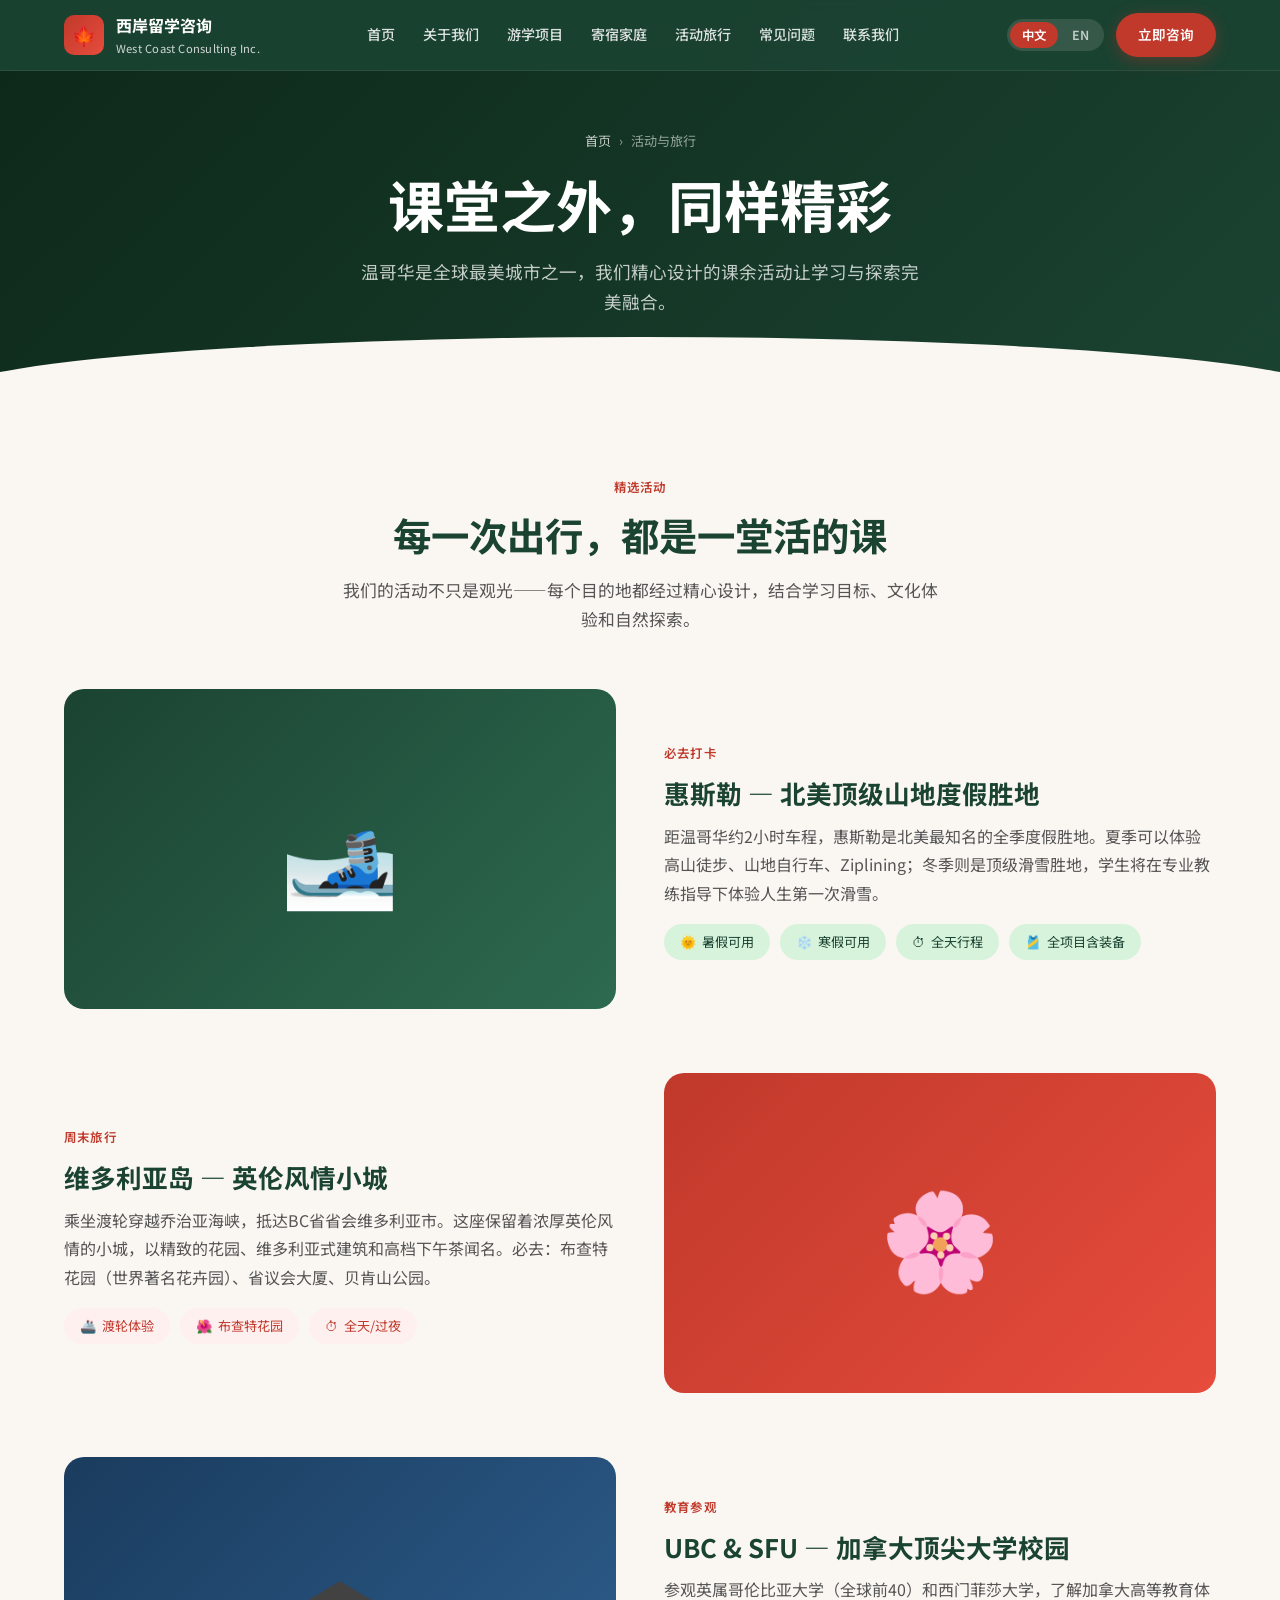
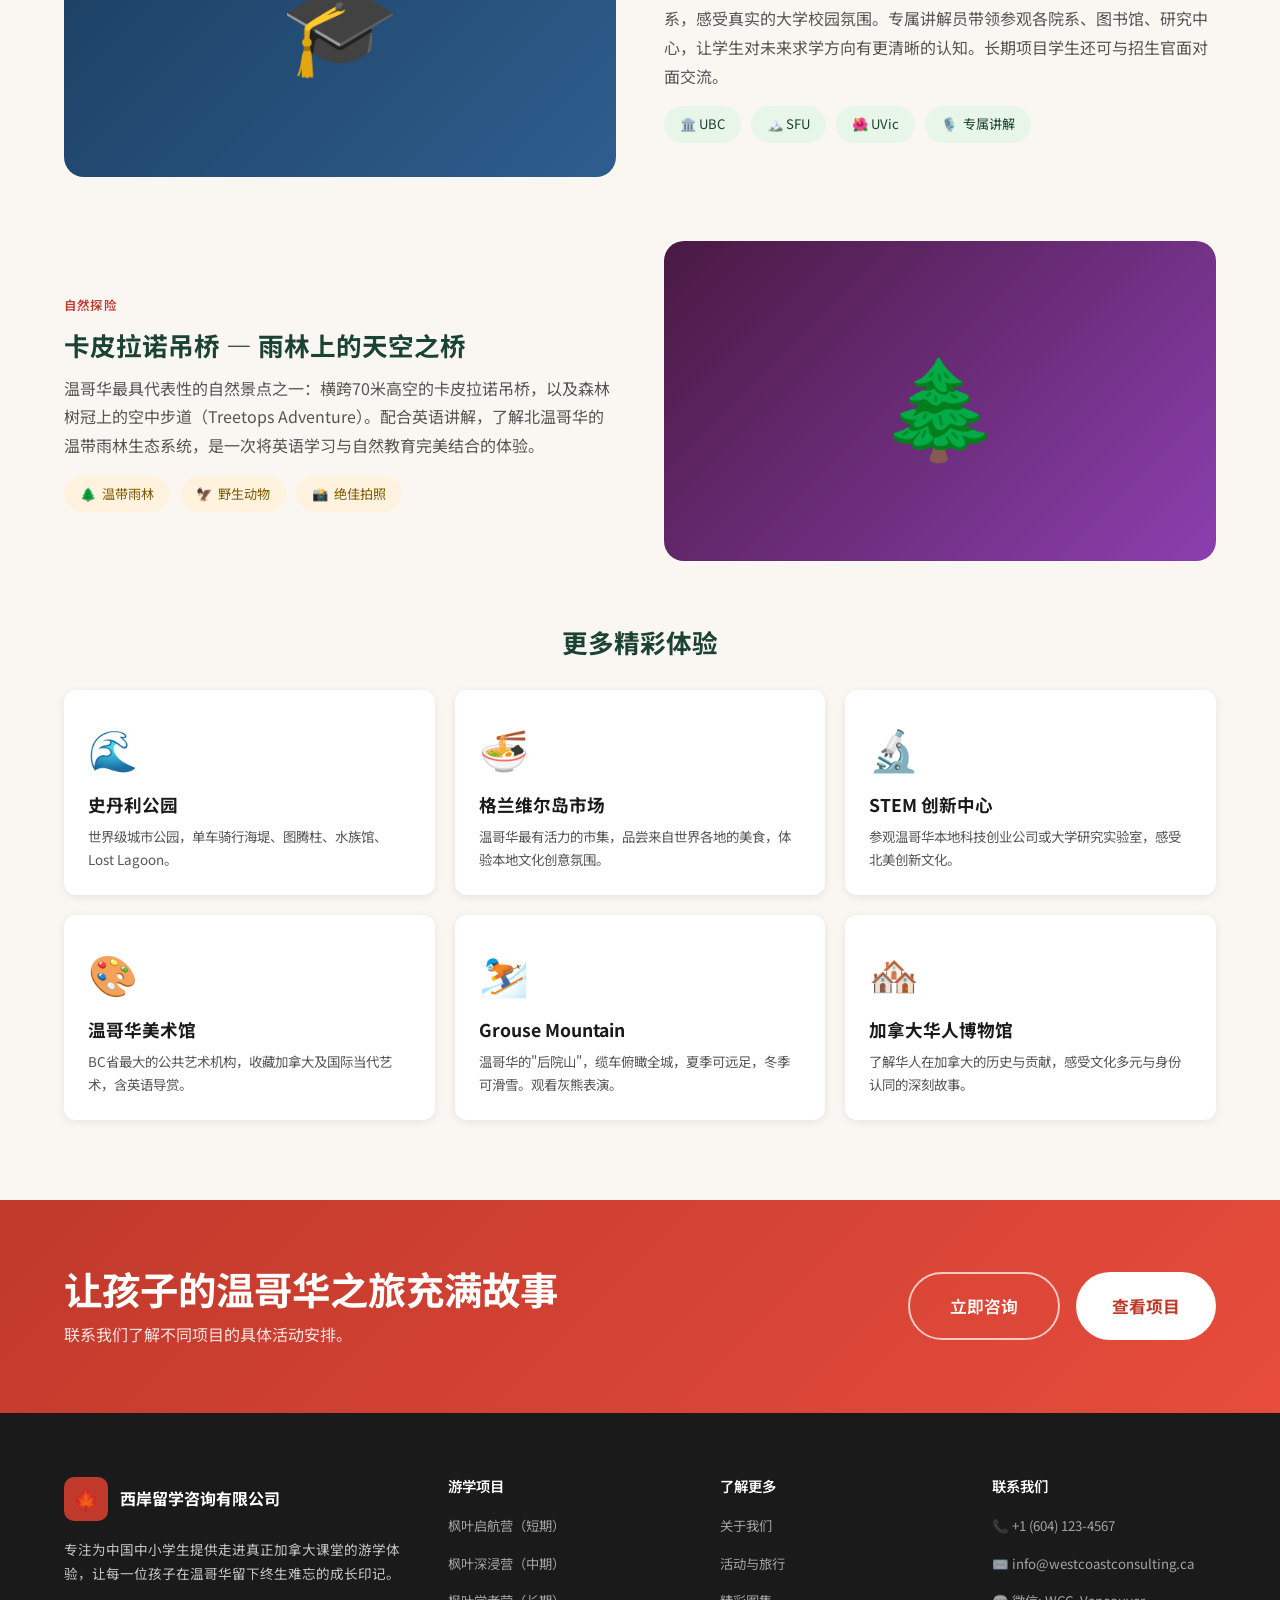
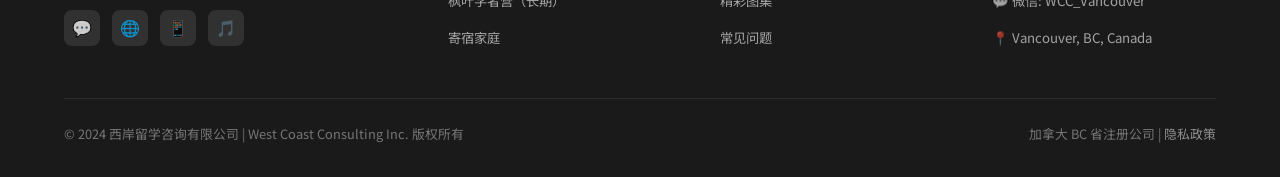
<file: activities.html>
<!DOCTYPE html>
<html lang="zh-CN">
<head>
  <meta charset="UTF-8" />
  <meta name="viewport" content="width=device-width, initial-scale=1.0" />
  <title>活动与旅行 | 西岸留学咨询</title>
  <meta name="description" content="惠斯勒滑雪、维多利亚岛、UBC校园、卡皮拉诺吊桥……西岸游学的课余活动让孩子全方位体验温哥华的自然与人文魅力。" />
  <link rel="preconnect" href="https://fonts.googleapis.com" />
  <link href="https://fonts.googleapis.com/css2?family=Noto+Sans+SC:wght@400;500;600;700;800&family=Inter:wght@400;500;600;700;800&display=swap" rel="stylesheet" />
  <link rel="stylesheet" href="css/main.css" />
</head>
<body>
<div id="navbar-placeholder"></div>

<section class="page-hero">
  <div class="container">
    <div class="breadcrumb"><a href="index.html"><span lang="zh">首页</span><span lang="en">Home</span></a><span>›</span><span><span lang="zh">活动与旅行</span><span lang="en">Activities</span></span></div>
    <h1><span lang="zh">课堂之外，同样精彩</span><span lang="en">Adventures Beyond the Classroom</span></h1>
    <p><span lang="zh">温哥华是全球最美城市之一，我们精心设计的课余活动让学习与探索完美融合。</span><span lang="en">Vancouver is one of the world's most beautiful cities. Our curated activities blend learning with unforgettable exploration.</span></p>
  </div>
</section>

<!-- ACTIVITIES -->
<section class="section bg-cream">
  <div class="container">
    <span class="label text-center" style="display:block"><span lang="zh">精选活动</span><span lang="en">Featured Activities</span></span>
    <h2 class="section-title"><span lang="zh">每一次出行，都是一堂活的课</span><span lang="en">Every Excursion Is a Living Lesson</span></h2>
    <p class="section-subtitle"><span lang="zh">我们的活动不只是观光——每个目的地都经过精心设计，结合学习目标、文化体验和自然探索。</span><span lang="en">Our activities aren't just sightseeing — every destination is carefully designed around learning objectives, cultural experiences, and natural exploration.</span></p>

    <!-- Activity 1 -->
    <div style="display:grid;grid-template-columns:1fr 1fr;gap:48px;align-items:center;margin-bottom:64px">
      <div style="background:linear-gradient(135deg,#1B4332,#2D6A4F);border-radius:var(--radius-lg);height:320px;display:flex;align-items:center;justify-content:center;font-size:6rem">🎿</div>
      <div>
        <span class="label"><span lang="zh">必去打卡</span><span lang="en">Signature Activity</span></span>
        <h3 style="color:var(--green);margin-bottom:12px"><span lang="zh">惠斯勒 — 北美顶级山地度假胜地</span><span lang="en">Whistler — North America's Premier Mountain Resort</span></h3>
        <p style="color:var(--gray);margin-bottom:16px;line-height:1.8"><span lang="zh">距温哥华约2小时车程，惠斯勒是北美最知名的全季度假胜地。夏季可以体验高山徒步、山地自行车、Ziplining；冬季则是顶级滑雪胜地，学生将在专业教练指导下体验人生第一次滑雪。</span><span lang="en">Just 2 hours from Vancouver, Whistler is North America's most renowned all-season resort. In summer: alpine hiking, mountain biking, ziplining. In winter: world-class skiing with professional instruction — many students' first ski experience!</span></p>
        <div style="display:flex;flex-wrap:wrap;gap:10px">
          <span class="pill" style="background:var(--green-pale);color:var(--green);border:none">🌞 <span lang="zh">暑假可用</span><span lang="en">Summer Available</span></span>
          <span class="pill" style="background:var(--green-pale);color:var(--green);border:none">❄️ <span lang="zh">寒假可用</span><span lang="en">Winter Available</span></span>
          <span class="pill" style="background:var(--green-pale);color:var(--green);border:none">⏱ <span lang="zh">全天行程</span><span lang="en">Full Day</span></span>
          <span class="pill" style="background:var(--green-pale);color:var(--green);border:none">🎽 <span lang="zh">全项目含装备</span><span lang="en">Equipment Included</span></span>
        </div>
      </div>
    </div>

    <!-- Activity 2 -->
    <div style="display:grid;grid-template-columns:1fr 1fr;gap:48px;align-items:center;margin-bottom:64px">
      <div>
        <span class="label"><span lang="zh">周末旅行</span><span lang="en">Weekend Excursion</span></span>
        <h3 style="color:var(--green);margin-bottom:12px"><span lang="zh">维多利亚岛 — 英伦风情小城</span><span lang="en">Victoria Island — Charming British Heritage City</span></h3>
        <p style="color:var(--gray);margin-bottom:16px;line-height:1.8"><span lang="zh">乘坐渡轮穿越乔治亚海峡，抵达BC省省会维多利亚市。这座保留着浓厚英伦风情的小城，以精致的花园、维多利亚式建筑和高档下午茶闻名。必去：布查特花园（世界著名花卉园）、省议会大厦、贝肯山公园。</span><span lang="en">Take a ferry across the Georgia Strait to Victoria, BC's capital. This city preserves a strong British heritage, renowned for its manicured gardens, Victorian architecture, and elegant afternoon tea. Must-sees: Butchart Gardens, BC Parliament Buildings, Beacon Hill Park.</span></p>
        <div style="display:flex;flex-wrap:wrap;gap:10px">
          <span class="pill" style="background:#fff0f0;color:var(--red);border:none">🚢 <span lang="zh">渡轮体验</span><span lang="en">Ferry Experience</span></span>
          <span class="pill" style="background:#fff0f0;color:var(--red);border:none">🌺 <span lang="zh">布查特花园</span><span lang="en">Butchart Gardens</span></span>
          <span class="pill" style="background:#fff0f0;color:var(--red);border:none">⏱ <span lang="zh">全天/过夜</span><span lang="en">Full Day / Overnight</span></span>
        </div>
      </div>
      <div style="background:linear-gradient(135deg,#C0392B,#E74C3C);border-radius:var(--radius-lg);height:320px;display:flex;align-items:center;justify-content:center;font-size:6rem">🌸</div>
    </div>

    <!-- Activity 3 -->
    <div style="display:grid;grid-template-columns:1fr 1fr;gap:48px;align-items:center;margin-bottom:64px">
      <div style="background:linear-gradient(135deg,#1A3C5E,#2E5E8E);border-radius:var(--radius-lg);height:320px;display:flex;align-items:center;justify-content:center;font-size:6rem">🎓</div>
      <div>
        <span class="label"><span lang="zh">教育参观</span><span lang="en">Educational Visit</span></span>
        <h3 style="color:var(--green);margin-bottom:12px"><span lang="zh">UBC &amp; SFU — 加拿大顶尖大学校园</span><span lang="en">UBC &amp; SFU — Canada's Top University Campuses</span></h3>
        <p style="color:var(--gray);margin-bottom:16px;line-height:1.8"><span lang="zh">参观英属哥伦比亚大学（全球前40）和西门菲莎大学，了解加拿大高等教育体系，感受真实的大学校园氛围。专属讲解员带领参观各院系、图书馆、研究中心，让学生对未来求学方向有更清晰的认知。长期项目学生还可与招生官面对面交流。</span><span lang="en">Visit UBC (global top 40) and Simon Fraser University to understand Canada's higher education system and experience authentic university campus life. Expert guides lead tours of faculties, libraries, and research centers, helping students clarify their future academic direction. Long-term students can meet admissions officers directly.</span></p>
        <div style="display:flex;flex-wrap:wrap;gap:10px">
          <span class="pill" style="background:#e8f5e9;color:var(--green);border:none">🏛️ UBC</span>
          <span class="pill" style="background:#e8f5e9;color:var(--green);border:none">🏔️ SFU</span>
          <span class="pill" style="background:#e8f5e9;color:var(--green);border:none">🌺 UVic</span>
          <span class="pill" style="background:#e8f5e9;color:var(--green);border:none">🎙️ <span lang="zh">专属讲解</span><span lang="en">Guided Tour</span></span>
        </div>
      </div>
    </div>

    <!-- Activity 4 -->
    <div style="display:grid;grid-template-columns:1fr 1fr;gap:48px;align-items:center;margin-bottom:64px">
      <div>
        <span class="label"><span lang="zh">自然探险</span><span lang="en">Nature Adventure</span></span>
        <h3 style="color:var(--green);margin-bottom:12px"><span lang="zh">卡皮拉诺吊桥 — 雨林上的天空之桥</span><span lang="en">Capilano Suspension Bridge — Bridge in the Rainforest Sky</span></h3>
        <p style="color:var(--gray);margin-bottom:16px;line-height:1.8"><span lang="zh">温哥华最具代表性的自然景点之一：横跨70米高空的卡皮拉诺吊桥，以及森林树冠上的空中步道（Treetops Adventure）。配合英语讲解，了解北温哥华的温带雨林生态系统，是一次将英语学习与自然教育完美结合的体验。</span><span lang="en">One of Vancouver's most iconic natural attractions: the 70m suspension bridge and the Treetops Adventure walkways high in the forest canopy. With English-language interpretation, students learn about North Vancouver's temperate rainforest ecosystem — a perfect blend of English learning and environmental education.</span></p>
        <div style="display:flex;flex-wrap:wrap;gap:10px">
          <span class="pill" style="background:#fff3e0;color:#7D5A00;border:none">🌲 <span lang="zh">温带雨林</span><span lang="en">Temperate Rainforest</span></span>
          <span class="pill" style="background:#fff3e0;color:#7D5A00;border:none">🦅 <span lang="zh">野生动物</span><span lang="en">Wildlife</span></span>
          <span class="pill" style="background:#fff3e0;color:#7D5A00;border:none">📸 <span lang="zh">绝佳拍照</span><span lang="en">Photo Ops</span></span>
        </div>
      </div>
      <div style="background:linear-gradient(135deg,#4A1942,#8B3FAF);border-radius:var(--radius-lg);height:320px;display:flex;align-items:center;justify-content:center;font-size:6rem">🌲</div>
    </div>

    <!-- Smaller activities grid -->
    <h3 style="color:var(--green);text-align:center;margin-bottom:32px"><span lang="zh">更多精彩体验</span><span lang="en">More Experiences</span></h3>
    <div style="display:grid;grid-template-columns:repeat(3,1fr);gap:20px">
      <div style="background:var(--white);border-radius:var(--radius);padding:24px;box-shadow:var(--shadow-sm)">
        <div style="font-size:2.5rem;margin-bottom:12px">🌊</div>
        <h4 style="color:var(--dark);margin-bottom:8px"><span lang="zh">史丹利公园</span><span lang="en">Stanley Park</span></h4>
        <p style="font-size:0.84rem;color:var(--gray);line-height:1.7"><span lang="zh">世界级城市公园，单车骑行海堤、图腾柱、水族馆、Lost Lagoon。</span><span lang="en">World-class urban park: seawall cycling, totem poles, aquarium, Lost Lagoon.</span></p>
      </div>
      <div style="background:var(--white);border-radius:var(--radius);padding:24px;box-shadow:var(--shadow-sm)">
        <div style="font-size:2.5rem;margin-bottom:12px">🍜</div>
        <h4 style="color:var(--dark);margin-bottom:8px"><span lang="zh">格兰维尔岛市场</span><span lang="en">Granville Island Market</span></h4>
        <p style="font-size:0.84rem;color:var(--gray);line-height:1.7"><span lang="zh">温哥华最有活力的市集，品尝来自世界各地的美食，体验本地文化创意氛围。</span><span lang="en">Vancouver's most vibrant market: sample global cuisine and experience the city's creative culture.</span></p>
      </div>
      <div style="background:var(--white);border-radius:var(--radius);padding:24px;box-shadow:var(--shadow-sm)">
        <div style="font-size:2.5rem;margin-bottom:12px">🔬</div>
        <h4 style="color:var(--dark);margin-bottom:8px"><span lang="zh">STEM 创新中心</span><span lang="en">STEM Innovation Center</span></h4>
        <p style="font-size:0.84rem;color:var(--gray);line-height:1.7"><span lang="zh">参观温哥华本地科技创业公司或大学研究实验室，感受北美创新文化。</span><span lang="en">Visit local Vancouver tech startups or university research labs to experience North American innovation culture.</span></p>
      </div>
      <div style="background:var(--white);border-radius:var(--radius);padding:24px;box-shadow:var(--shadow-sm)">
        <div style="font-size:2.5rem;margin-bottom:12px">🎨</div>
        <h4 style="color:var(--dark);margin-bottom:8px"><span lang="zh">温哥华美术馆</span><span lang="en">Vancouver Art Gallery</span></h4>
        <p style="font-size:0.84rem;color:var(--gray);line-height:1.7"><span lang="zh">BC省最大的公共艺术机构，收藏加拿大及国际当代艺术，含英语导赏。</span><span lang="en">BC's largest public art institution. Contemporary Canadian and international art with English-guided tours.</span></p>
      </div>
      <div style="background:var(--white);border-radius:var(--radius);padding:24px;box-shadow:var(--shadow-sm)">
        <div style="font-size:2.5rem;margin-bottom:12px">⛷️</div>
        <h4 style="color:var(--dark);margin-bottom:8px"><span lang="zh">Grouse Mountain</span><span lang="en">Grouse Mountain</span></h4>
        <p style="font-size:0.84rem;color:var(--gray);line-height:1.7"><span lang="zh">温哥华的"后院山"，缆车俯瞰全城，夏季可远足，冬季可滑雪。观看灰熊表演。</span><span lang="en">Vancouver's "backyard mountain": aerial tram with city views, summer hiking, winter skiing, and grizzly bear sanctuary.</span></p>
      </div>
      <div style="background:var(--white);border-radius:var(--radius);padding:24px;box-shadow:var(--shadow-sm)">
        <div style="font-size:2.5rem;margin-bottom:12px">🏘️</div>
        <h4 style="color:var(--dark);margin-bottom:8px"><span lang="zh">加拿大华人博物馆</span><span lang="en">Chinese Canadian Museum</span></h4>
        <p style="font-size:0.84rem;color:var(--gray);line-height:1.7"><span lang="zh">了解华人在加拿大的历史与贡献，感受文化多元与身份认同的深刻故事。</span><span lang="en">Explore the history and contributions of Chinese Canadians — a profound story of cultural diversity and identity.</span></p>
      </div>
    </div>
  </div>
</section>

<section class="contact-strip">
  <div class="container">
    <div class="contact-strip-inner">
      <div>
        <h2><span lang="zh">让孩子的温哥华之旅充满故事</span><span lang="en">Give Your Child a Vancouver Full of Stories</span></h2>
        <p><span lang="zh">联系我们了解不同项目的具体活动安排。</span><span lang="en">Contact us to learn about specific activity schedules for each program.</span></p>
      </div>
      <div class="contact-strip-btns">
        <a href="contact.html" class="btn btn-secondary btn-lg"><span lang="zh">立即咨询</span><span lang="en">Enquire Now</span></a>
        <a href="programs.html" class="btn btn-lg" style="background:#fff;color:var(--red);font-weight:700;border-radius:50px;padding:18px 36px"><span lang="zh">查看项目</span><span lang="en">View Programs</span></a>
      </div>
    </div>
  </div>
</section>

<div id="footer-placeholder"></div>
<script src="js/components.js"></script>
<script src="js/main.js"></script>
</body>
</html>
</file>
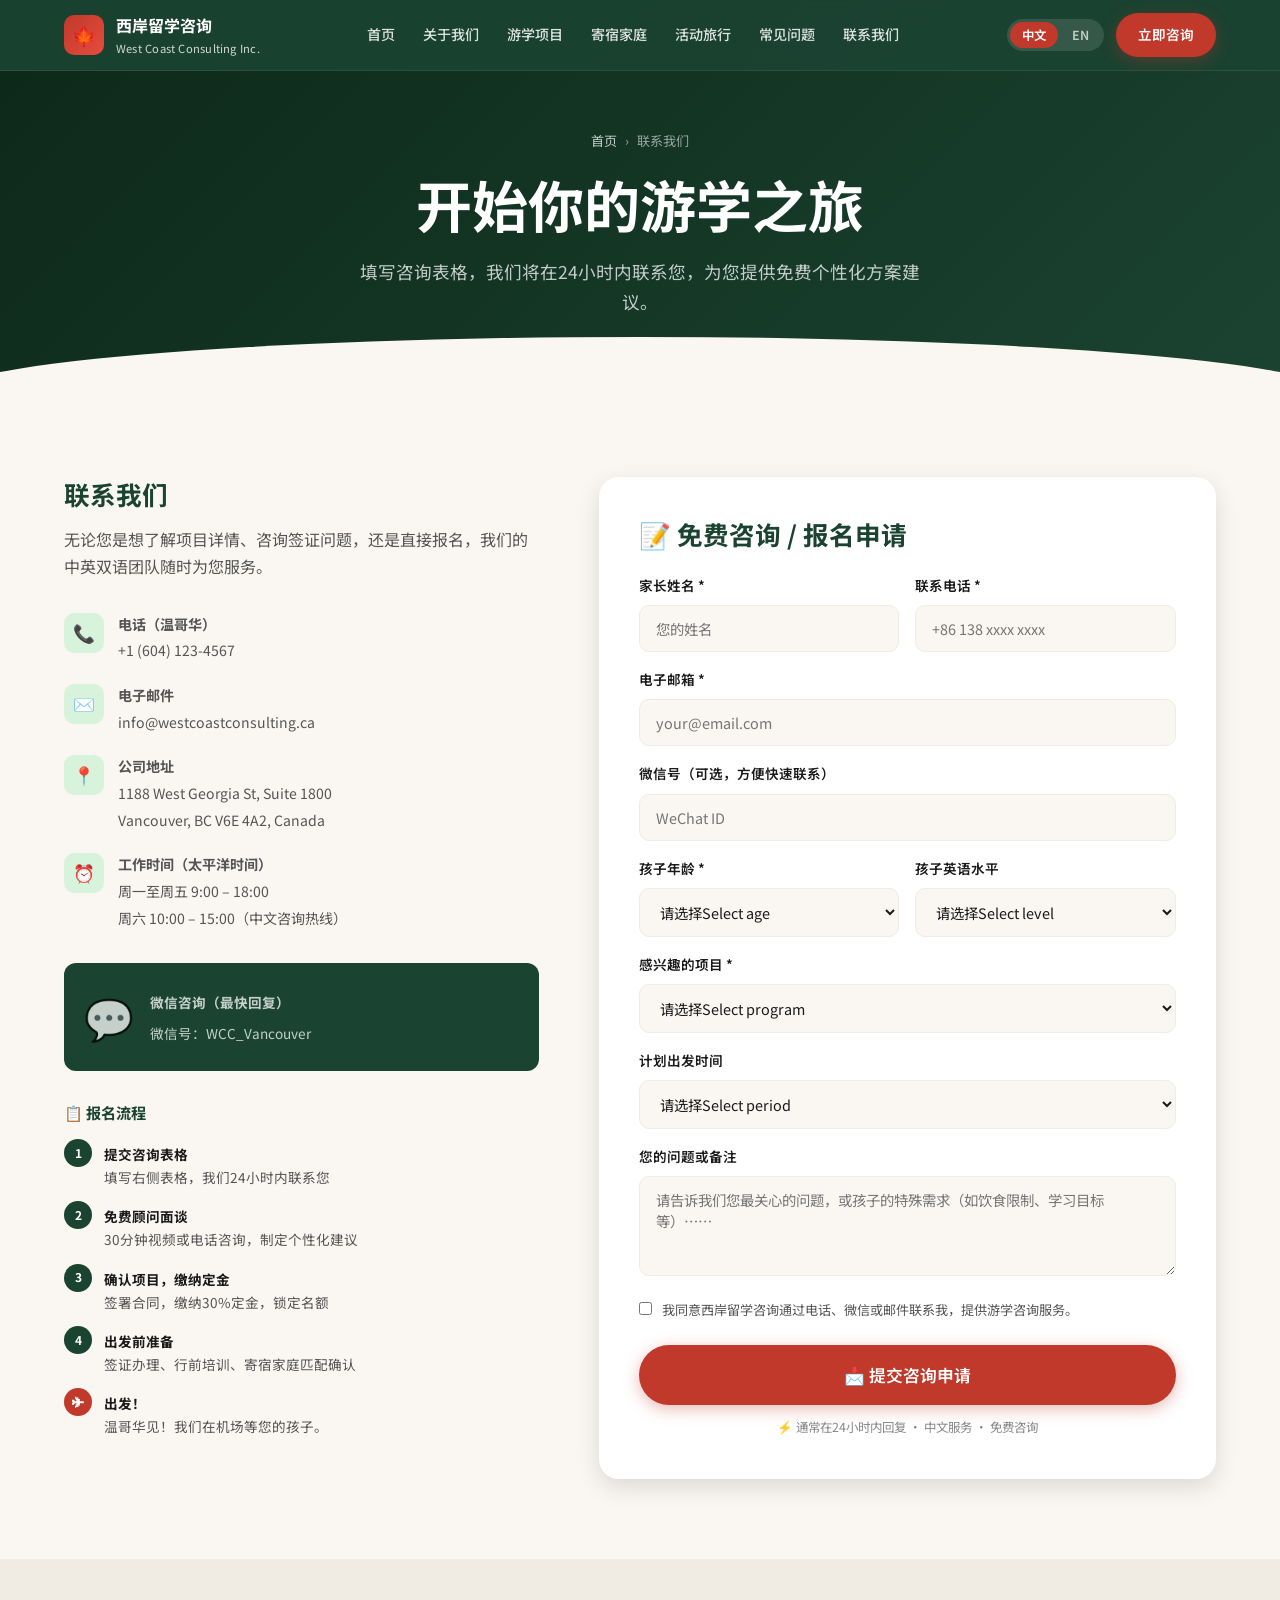
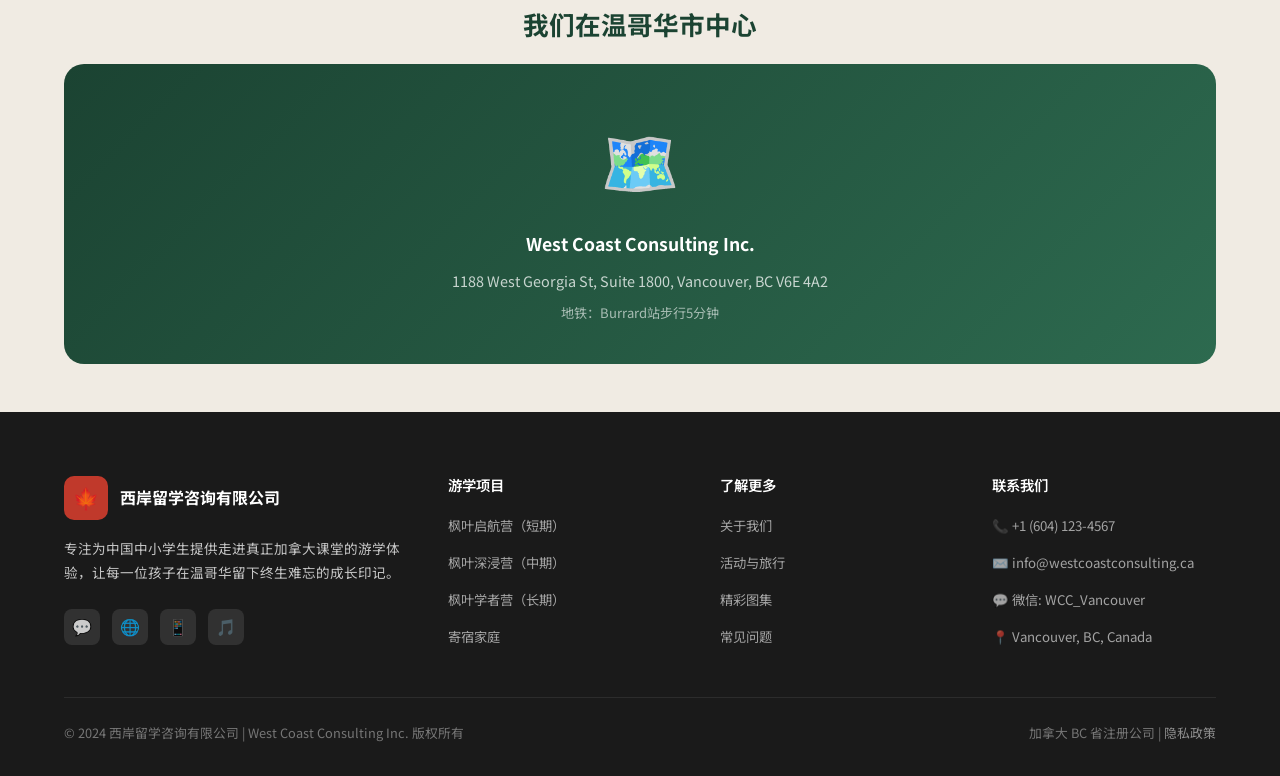
<file: contact.html>
<!DOCTYPE html>
<html lang="zh-CN">
<head>
  <meta charset="UTF-8" />
  <meta name="viewport" content="width=device-width, initial-scale=1.0" />
  <title>联系报名 | 西岸留学咨询</title>
  <meta name="description" content="联系西岸留学咨询，获取免费游学方案建议，或直接报名参加温哥华游学项目。" />
  <link rel="preconnect" href="https://fonts.googleapis.com" />
  <link href="https://fonts.googleapis.com/css2?family=Noto+Sans+SC:wght@400;500;600;700;800&family=Inter:wght@400;500;600;700;800&display=swap" rel="stylesheet" />
  <link rel="stylesheet" href="css/main.css" />
</head>
<body>
<div id="navbar-placeholder"></div>

<section class="page-hero">
  <div class="container">
    <div class="breadcrumb"><a href="index.html"><span lang="zh">首页</span><span lang="en">Home</span></a><span>›</span><span><span lang="zh">联系我们</span><span lang="en">Contact</span></span></div>
    <h1><span lang="zh">开始你的游学之旅</span><span lang="en">Start Your Study Tour Journey</span></h1>
    <p><span lang="zh">填写咨询表格，我们将在24小时内联系您，为您提供免费个性化方案建议。</span><span lang="en">Fill out the enquiry form and we'll contact you within 24 hours with a free personalized program recommendation.</span></p>
  </div>
</section>

<section class="section contact-form-section">
  <div class="container">
    <div class="contact-layout">
      <!-- LEFT: Contact Info -->
      <div class="contact-info">
        <h3><span lang="zh">联系我们</span><span lang="en">Get In Touch</span></h3>
        <p><span lang="zh">无论您是想了解项目详情、咨询签证问题，还是直接报名，我们的中英双语团队随时为您服务。</span><span lang="en">Whether you want program details, visa advice, or to enroll directly, our bilingual team is here for you.</span></p>

        <div class="contact-detail">
          <div class="icon">📞</div>
          <div>
            <strong><span lang="zh">电话（温哥华）</span><span lang="en">Phone (Vancouver)</span></strong>
            <span>+1 (604) 123-4567</span>
          </div>
        </div>
        <div class="contact-detail">
          <div class="icon">✉️</div>
          <div>
            <strong><span lang="zh">电子邮件</span><span lang="en">Email</span></strong>
            <span>info@westcoastconsulting.ca</span>
          </div>
        </div>
        <div class="contact-detail">
          <div class="icon">📍</div>
          <div>
            <strong><span lang="zh">公司地址</span><span lang="en">Office Address</span></strong>
            <span>1188 West Georgia St, Suite 1800<br>Vancouver, BC V6E 4A2, Canada</span>
          </div>
        </div>
        <div class="contact-detail">
          <div class="icon">⏰</div>
          <div>
            <strong><span lang="zh">工作时间（太平洋时间）</span><span lang="en">Office Hours (Pacific Time)</span></strong>
            <span lang="zh">周一至周五 9:00 – 18:00<br>周六 10:00 – 15:00（中文咨询热线）</span>
            <span lang="en">Mon–Fri 9:00 AM – 6:00 PM<br>Sat 10:00 AM – 3:00 PM (Chinese hotline)</span>
          </div>
        </div>

        <div class="wechat-box">
          <span class="wechat-icon">💬</span>
          <div>
            <strong><span lang="zh">微信咨询（最快回复）</span><span lang="en">WeChat (Fastest Response)</span></strong>
            <span><span lang="zh">微信号：WCC_Vancouver</span><span lang="en">WeChat ID: WCC_Vancouver</span></span>
          </div>
        </div>

        <!-- Process steps -->
        <div style="margin-top:32px">
          <h4 style="color:var(--green);margin-bottom:16px;font-size:0.95rem"><span lang="zh">📋 报名流程</span><span lang="en">📋 Enrollment Process</span></h4>
          <div style="display:flex;flex-direction:column;gap:12px">
            <div style="display:flex;align-items:flex-start;gap:12px">
              <div style="width:28px;height:28px;background:var(--green);border-radius:50%;display:flex;align-items:center;justify-content:center;color:#fff;font-size:0.75rem;font-weight:700;flex-shrink:0">1</div>
              <div style="font-size:0.85rem;color:var(--gray);padding-top:4px"><strong style="color:var(--dark);display:block"><span lang="zh">提交咨询表格</span><span lang="en">Submit enquiry form</span></strong><span lang="zh">填写右侧表格，我们24小时内联系您</span><span lang="en">Fill in the form; we'll contact you within 24 hours</span></div>
            </div>
            <div style="display:flex;align-items:flex-start;gap:12px">
              <div style="width:28px;height:28px;background:var(--green);border-radius:50%;display:flex;align-items:center;justify-content:center;color:#fff;font-size:0.75rem;font-weight:700;flex-shrink:0">2</div>
              <div style="font-size:0.85rem;color:var(--gray);padding-top:4px"><strong style="color:var(--dark);display:block"><span lang="zh">免费顾问面谈</span><span lang="en">Free advisor consultation</span></strong><span lang="zh">30分钟视频或电话咨询，制定个性化建议</span><span lang="en">30-min video or phone call to create a personalized plan</span></div>
            </div>
            <div style="display:flex;align-items:flex-start;gap:12px">
              <div style="width:28px;height:28px;background:var(--green);border-radius:50%;display:flex;align-items:center;justify-content:center;color:#fff;font-size:0.75rem;font-weight:700;flex-shrink:0">3</div>
              <div style="font-size:0.85rem;color:var(--gray);padding-top:4px"><strong style="color:var(--dark);display:block"><span lang="zh">确认项目，缴纳定金</span><span lang="en">Confirm program & pay deposit</span></strong><span lang="zh">签署合同，缴纳30%定金，锁定名额</span><span lang="en">Sign contract, pay 30% deposit to secure your spot</span></div>
            </div>
            <div style="display:flex;align-items:flex-start;gap:12px">
              <div style="width:28px;height:28px;background:var(--green);border-radius:50%;display:flex;align-items:center;justify-content:center;color:#fff;font-size:0.75rem;font-weight:700;flex-shrink:0">4</div>
              <div style="font-size:0.85rem;color:var(--gray);padding-top:4px"><strong style="color:var(--dark);display:block"><span lang="zh">出发前准备</span><span lang="en">Pre-departure preparation</span></strong><span lang="zh">签证办理、行前培训、寄宿家庭匹配确认</span><span lang="en">Visa application, pre-departure orientation, homestay matching</span></div>
            </div>
            <div style="display:flex;align-items:flex-start;gap:12px">
              <div style="width:28px;height:28px;background:var(--red);border-radius:50%;display:flex;align-items:center;justify-content:center;color:#fff;font-size:0.75rem;font-weight:700;flex-shrink:0">✈</div>
              <div style="font-size:0.85rem;color:var(--gray);padding-top:4px"><strong style="color:var(--dark);display:block"><span lang="zh">出发！</span><span lang="en">Departure!</span></strong><span lang="zh">温哥华见！我们在机场等您的孩子。</span><span lang="en">See you in Vancouver! We'll be at the airport to welcome your child.</span></div>
            </div>
          </div>
        </div>
      </div>

      <!-- RIGHT: Form -->
      <div class="form-card">
        <h3><span lang="zh">📝 免费咨询 / 报名申请</span><span lang="en">📝 Free Consultation / Enrollment</span></h3>
        <form id="contactForm" novalidate>
          <div class="form-row">
            <div class="form-group">
              <label><span lang="zh">家长姓名 *</span><span lang="en">Parent Name *</span></label>
              <input type="text" name="parent_name" placeholder="您的姓名" required />
            </div>
            <div class="form-group">
              <label><span lang="zh">联系电话 *</span><span lang="en">Phone *</span></label>
              <input type="tel" name="phone" placeholder="+86 138 xxxx xxxx" required />
            </div>
          </div>
          <div class="form-group">
            <label><span lang="zh">电子邮箱 *</span><span lang="en">Email *</span></label>
            <input type="email" name="email" placeholder="your@email.com" required />
          </div>
          <div class="form-group">
            <label><span lang="zh">微信号（可选，方便快速联系）</span><span lang="en">WeChat ID (optional, for quick contact)</span></label>
            <input type="text" name="wechat" placeholder="WeChat ID" />
          </div>
          <div class="form-row">
            <div class="form-group">
              <label><span lang="zh">孩子年龄 *</span><span lang="en">Child's Age *</span></label>
              <select name="child_age" required>
                <option value="" disabled selected><span lang="zh">请选择</span><span lang="en">Select age</span></option>
                <option value="8">8岁</option>
                <option value="9">9岁</option>
                <option value="10">10岁</option>
                <option value="11">11岁</option>
                <option value="12">12岁</option>
                <option value="13">13岁</option>
                <option value="14">14岁</option>
                <option value="15">15岁</option>
                <option value="16">16岁</option>
                <option value="17">17岁</option>
                <option value="18">18岁</option>
              </select>
            </div>
            <div class="form-group">
              <label><span lang="zh">孩子英语水平</span><span lang="en">Child's English Level</span></label>
              <select name="english_level">
                <option value="" disabled selected><span lang="zh">请选择</span><span lang="en">Select level</span></option>
                <option value="beginner"><span lang="zh">初级（几乎不会）</span><span lang="en">Beginner</span></option>
                <option value="elementary"><span lang="zh">基础（日常简单对话）</span><span lang="en">Elementary</span></option>
                <option value="intermediate"><span lang="zh">中级（能读写，口语一般）</span><span lang="en">Intermediate</span></option>
                <option value="upper"><span lang="zh">中高级（较流利）</span><span lang="en">Upper-Intermediate</span></option>
                <option value="advanced"><span lang="zh">高级（非常流利）</span><span lang="en">Advanced</span></option>
              </select>
            </div>
          </div>
          <div class="form-group">
            <label><span lang="zh">感兴趣的项目 *</span><span lang="en">Program of Interest *</span></label>
            <select name="program" required>
              <option value="" disabled selected><span lang="zh">请选择</span><span lang="en">Select program</span></option>
              <option value="short"><span lang="zh">枫叶启航营（短期14天）¥19,800起</span><span lang="en">Maple Explorer (Short 14 days) from ¥19,800</span></option>
              <option value="medium"><span lang="zh">枫叶深浸营（中期4-6周）¥35,000起</span><span lang="en">Maple Immersion (Medium 4-6 wks) from ¥35,000</span></option>
              <option value="long"><span lang="zh">枫叶学者营（长期1学期）¥80,000起</span><span lang="en">Maple Scholar (Long 1 semester) from ¥80,000</span></option>
              <option value="unsure"><span lang="zh">还不确定，需要建议</span><span lang="en">Not sure yet, need advice</span></option>
            </select>
          </div>
          <div class="form-group">
            <label><span lang="zh">计划出发时间</span><span lang="en">Planned Departure Time</span></label>
            <select name="departure">
              <option value="" disabled selected><span lang="zh">请选择</span><span lang="en">Select period</span></option>
              <option value="2025-summer"><span lang="zh">2025年暑假（7-8月）</span><span lang="en">Summer 2025 (Jul-Aug)</span></option>
              <option value="2026-winter"><span lang="zh">2026年寒假（1-2月）</span><span lang="en">Winter 2026 (Jan-Feb)</span></option>
              <option value="2026-spring"><span lang="zh">2026年春季学期（2-6月）</span><span lang="en">Spring Semester 2026 (Feb-Jun)</span></option>
              <option value="2026-summer"><span lang="zh">2026年暑假（7-8月）</span><span lang="en">Summer 2026 (Jul-Aug)</span></option>
              <option value="flexible"><span lang="zh">时间灵活，待定</span><span lang="en">Flexible / TBD</span></option>
            </select>
          </div>
          <div class="form-group">
            <label><span lang="zh">您的问题或备注</span><span lang="en">Questions or Notes</span></label>
            <textarea name="message" placeholder="请告诉我们您最关心的问题，或孩子的特殊需求（如饮食限制、学习目标等）……"></textarea>
          </div>
          <div class="form-group">
            <label style="display:flex;align-items:flex-start;gap:10px;cursor:pointer;font-weight:400">
              <input type="checkbox" name="consent" required style="width:auto;margin-top:3px;flex-shrink:0" />
              <span style="font-size:0.82rem;color:var(--gray)"><span lang="zh">我同意西岸留学咨询通过电话、微信或邮件联系我，提供游学咨询服务。</span><span lang="en">I agree to be contacted by West Coast Consulting via phone, WeChat, or email for study tour consultation.</span></span>
            </label>
          </div>
          <button type="submit" class="btn btn-primary btn-lg form-submit">
            <span lang="zh">📩 提交咨询申请</span>
            <span lang="en">📩 Submit Enquiry</span>
          </button>
          <p style="font-size:0.78rem;color:var(--gray-light);text-align:center;margin-top:12px">
            <span lang="zh">⚡ 通常在24小时内回复 · 中文服务 · 免费咨询</span>
            <span lang="en">⚡ Usually replied within 24 hours · Bilingual · Free consultation</span>
          </p>
        </form>
      </div>
    </div>
  </div>
</section>

<!-- MAP PLACEHOLDER -->
<section class="section-sm" style="background:var(--cream-dark)">
  <div class="container">
    <h3 style="color:var(--green);text-align:center;margin-bottom:24px"><span lang="zh">我们在温哥华市中心</span><span lang="en">We're in Downtown Vancouver</span></h3>
    <div style="background:linear-gradient(135deg,#1B4332,#2D6A4F);border-radius:var(--radius-lg);height:300px;display:flex;flex-direction:column;align-items:center;justify-content:center;gap:16px">
      <div style="font-size:4rem">🗺️</div>
      <div style="text-align:center;color:#fff">
        <strong style="display:block;font-size:1.1rem;margin-bottom:8px">West Coast Consulting Inc.</strong>
        <span style="color:rgba(255,255,255,0.75);font-size:0.9rem">1188 West Georgia St, Suite 1800, Vancouver, BC V6E 4A2</span><br>
        <span style="color:rgba(255,255,255,0.6);font-size:0.82rem;margin-top:8px;display:block"><span lang="zh">地铁：Burrard站步行5分钟</span><span lang="en">SkyTrain: 5 min walk from Burrard Station</span></span>
      </div>
    </div>
  </div>
</section>

<div id="footer-placeholder"></div>
<script src="js/components.js"></script>
<script src="js/main.js"></script>
</body>
</html>
</file>
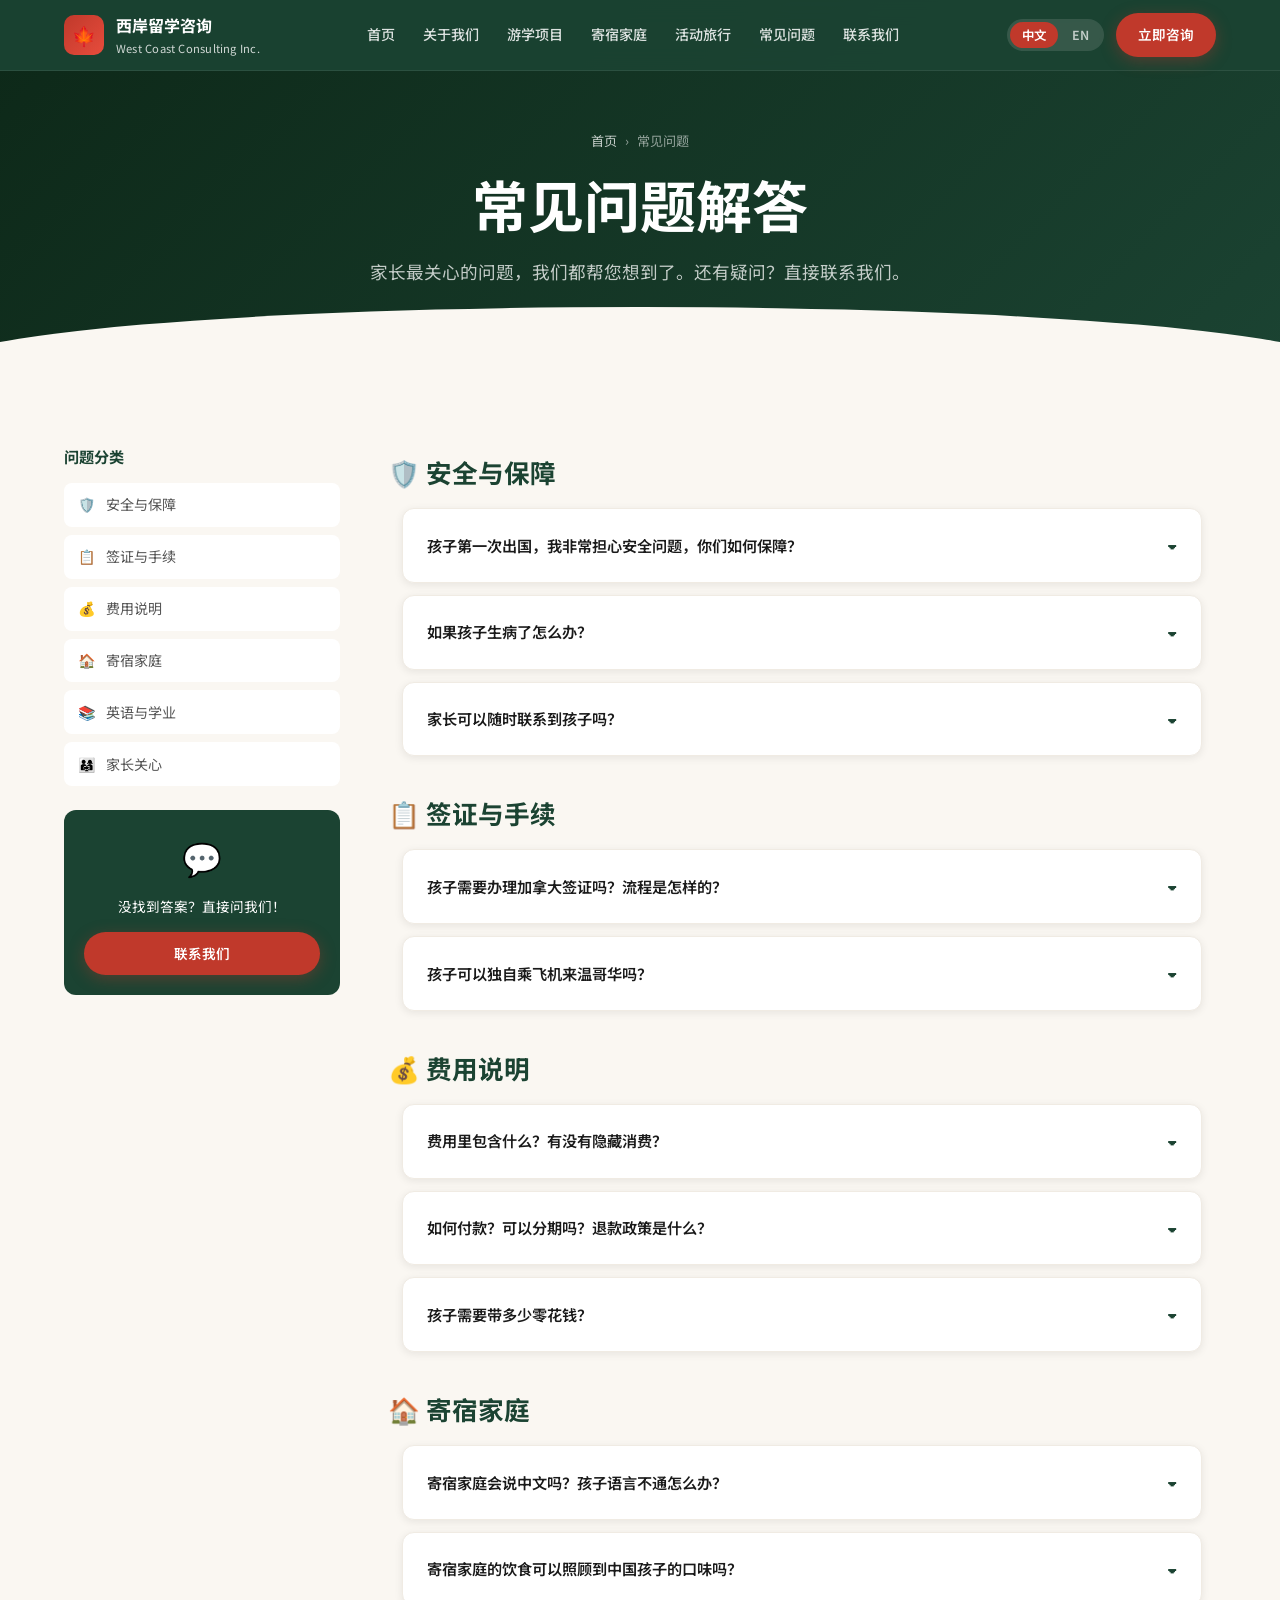
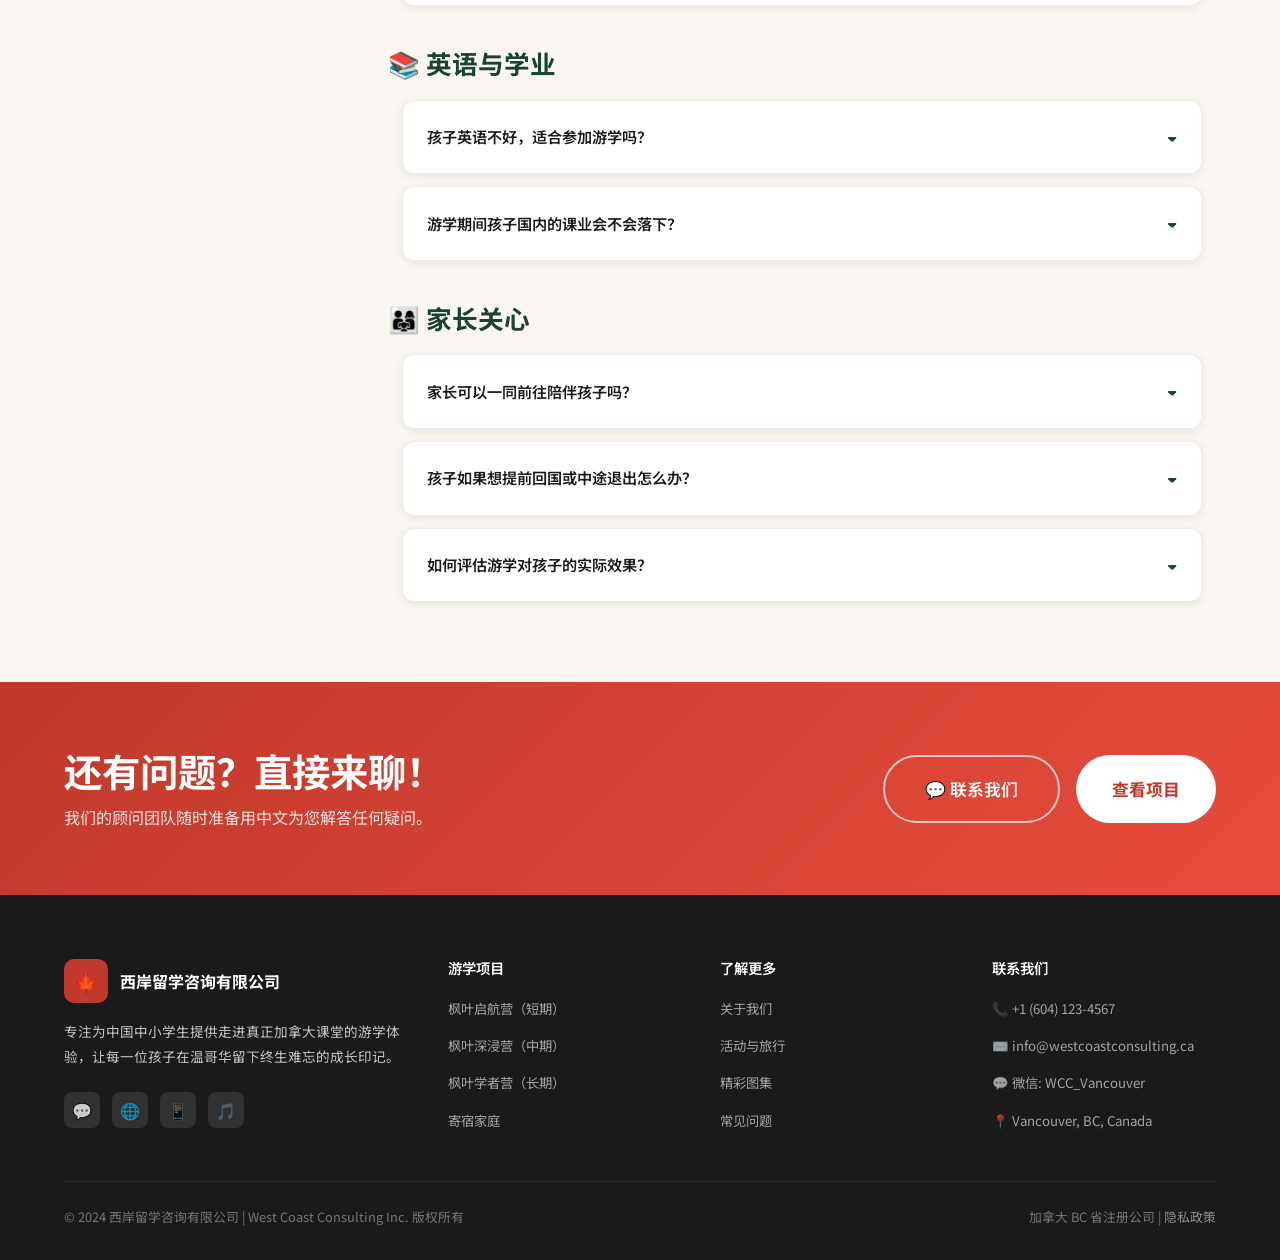
<file: faq.html>
<!DOCTYPE html>
<html lang="zh-CN">
<head>
  <meta charset="UTF-8" />
  <meta name="viewport" content="width=device-width, initial-scale=1.0" />
  <title>常见问题 | 西岸留学咨询</title>
  <meta name="description" content="关于加拿大游学的常见问题解答：签证、费用、安全、寄宿家庭、英语要求……一站式解答家长疑虑。" />
  <link rel="preconnect" href="https://fonts.googleapis.com" />
  <link href="https://fonts.googleapis.com/css2?family=Noto+Sans+SC:wght@400;500;600;700;800&family=Inter:wght@400;500;600;700;800&display=swap" rel="stylesheet" />
  <link rel="stylesheet" href="css/main.css" />
</head>
<body>
<div id="navbar-placeholder"></div>

<section class="page-hero">
  <div class="container">
    <div class="breadcrumb"><a href="index.html"><span lang="zh">首页</span><span lang="en">Home</span></a><span>›</span><span><span lang="zh">常见问题</span><span lang="en">FAQ</span></span></div>
    <h1><span lang="zh">常见问题解答</span><span lang="en">Frequently Asked Questions</span></h1>
    <p><span lang="zh">家长最关心的问题，我们都帮您想到了。还有疑问？直接联系我们。</span><span lang="en">We've answered parents' most important questions. Still have doubts? Contact us directly.</span></p>
  </div>
</section>

<section class="section bg-cream">
  <div class="container">
    <div style="display:grid;grid-template-columns:1fr 3fr;gap:48px;align-items:start">

      <!-- Sidebar categories -->
      <div style="position:sticky;top:90px">
        <h4 style="color:var(--green);margin-bottom:16px;font-size:0.95rem"><span lang="zh">问题分类</span><span lang="en">Categories</span></h4>
        <ul style="display:flex;flex-direction:column;gap:8px">
          <li><a href="#safety" style="display:flex;align-items:center;gap:10px;padding:10px 14px;border-radius:8px;font-size:0.88rem;color:var(--gray);transition:all 0.2s;background:var(--white)">🛡️ <span lang="zh">安全与保障</span><span lang="en">Safety</span></a></li>
          <li><a href="#visa" style="display:flex;align-items:center;gap:10px;padding:10px 14px;border-radius:8px;font-size:0.88rem;color:var(--gray);transition:all 0.2s;background:var(--white)">📋 <span lang="zh">签证与手续</span><span lang="en">Visa & Docs</span></a></li>
          <li><a href="#cost" style="display:flex;align-items:center;gap:10px;padding:10px 14px;border-radius:8px;font-size:0.88rem;color:var(--gray);transition:all 0.2s;background:var(--white)">💰 <span lang="zh">费用说明</span><span lang="en">Costs</span></a></li>
          <li><a href="#homestay" style="display:flex;align-items:center;gap:10px;padding:10px 14px;border-radius:8px;font-size:0.88rem;color:var(--gray);transition:all 0.2s;background:var(--white)">🏠 <span lang="zh">寄宿家庭</span><span lang="en">Homestay</span></a></li>
          <li><a href="#english" style="display:flex;align-items:center;gap:10px;padding:10px 14px;border-radius:8px;font-size:0.88rem;color:var(--gray);transition:all 0.2s;background:var(--white)">📚 <span lang="zh">英语与学业</span><span lang="en">English & Study</span></a></li>
          <li><a href="#parent" style="display:flex;align-items:center;gap:10px;padding:10px 14px;border-radius:8px;font-size:0.88rem;color:var(--gray);transition:all 0.2s;background:var(--white)">👨‍👩‍👧 <span lang="zh">家长关心</span><span lang="en">For Parents</span></a></li>
        </ul>
        <div style="background:var(--green);border-radius:var(--radius);padding:20px;margin-top:24px;text-align:center">
          <div style="font-size:2rem;margin-bottom:10px">💬</div>
          <p style="color:#fff;font-size:0.85rem;margin-bottom:14px"><span lang="zh">没找到答案？直接问我们！</span><span lang="en">Didn't find your answer? Ask us directly!</span></p>
          <a href="contact.html" class="btn btn-primary btn-sm" style="width:100%;justify-content:center"><span lang="zh">联系我们</span><span lang="en">Contact Us</span></a>
        </div>
      </div>

      <!-- FAQ List -->
      <div>
        <!-- Safety -->
        <h3 id="safety" style="color:var(--green);margin-bottom:20px;padding-top:8px">🛡️ <span lang="zh">安全与保障</span><span lang="en">Safety & Protection</span></h3>
        <div class="faq-list" style="margin-bottom:40px">
          <div class="faq-item">
            <div class="faq-question"><span lang="zh">孩子第一次出国，我非常担心安全问题，你们如何保障？</span><span lang="en">My child is traveling abroad for the first time. How do you ensure safety?</span><span class="faq-arrow">▾</span></div>
            <div class="faq-answer"><div class="faq-answer-inner"><span lang="zh">我们有完整的安全保障体系：①每日签到制度（早晚各一次，通过微信群同步给家长）；②中英双语辅导员全程陪伴（每8名学生配备1名辅导员）；③24/7中文紧急热线，承诺30分钟内响应；④学生专属综合保险（医疗、意外、行李全覆盖）；⑤所有工作人员持有BC省犯罪记录查询证明；⑥行程全程在温哥华本地进行，无长途跨省转移。</span><span lang="en">We have a comprehensive safety system: ① Daily check-in (morning and evening, reported to parents via WeChat); ② Bilingual counselors throughout (1 per 8 students); ③ 24/7 Chinese-language emergency hotline with 30-minute response guarantee; ④ Student comprehensive insurance (medical, accident, and baggage); ⑤ All staff have current BC Criminal Record Checks; ⑥ All activities are local in Vancouver — no long inter-provincial transfers.</span></div></div>
          </div>
          <div class="faq-item">
            <div class="faq-question"><span lang="zh">如果孩子生病了怎么办？</span><span lang="en">What happens if my child gets sick?</span><span class="faq-arrow">▾</span></div>
            <div class="faq-answer"><div class="faq-answer-inner"><span lang="zh">我们为每位学生购买了涵盖急诊和门诊的综合医疗保险。一旦学生不适，辅导员会第一时间陪同前往附近的诊所或医院，并全程中文翻译协助。同时立即通知家长，并发送就诊报告。对于轻微不适，寄宿家庭也会提供基本的家庭护理。</span><span lang="en">Every student has comprehensive medical insurance covering emergency and outpatient care. If a student feels unwell, a counselor will immediately accompany them to a nearby clinic or hospital with full Chinese translation assistance, while notifying parents and sending a visit report. For minor ailments, the host family provides basic home care.</span></div></div>
          </div>
          <div class="faq-item">
            <div class="faq-question"><span lang="zh">家长可以随时联系到孩子吗？</span><span lang="en">Can parents contact their child at any time?</span><span class="faq-arrow">▾</span></div>
            <div class="faq-answer"><div class="faq-answer-inner"><span lang="zh">可以。学生会使用自己的手机，家长可以随时通过微信、电话联系孩子。我们还会建立"家长+辅导员"微信群，每天分享当天的活动照片和学生状态报告，让家长实时了解孩子的情况。寄宿家庭也会直接在群里与家长互动。</span><span lang="en">Yes. Students use their own phones, and parents can contact them anytime via WeChat or phone. We also create a "Parent + Counselor" WeChat group with daily photo updates and student status reports. Host families also interact directly with parents in the group.</span></div></div>
          </div>
        </div>

        <!-- Visa -->
        <h3 id="visa" style="color:var(--green);margin-bottom:20px">📋 <span lang="zh">签证与手续</span><span lang="en">Visa & Documentation</span></h3>
        <div class="faq-list" style="margin-bottom:40px">
          <div class="faq-item">
            <div class="faq-question"><span lang="zh">孩子需要办理加拿大签证吗？流程是怎样的？</span><span lang="en">Does my child need a Canadian visa? What's the process?</span><span class="faq-arrow">▾</span></div>
            <div class="faq-answer"><div class="faq-answer-inner"><span lang="zh">是的，中国公民前往加拿大需要办理临时居民签证（TRV）或电子旅行授权（eTA）。短期和中期游学通常申请旅游签证，长期学期项目需要申请学生签证（Study Permit）。我们可以协助您准备签证材料（需额外支付服务费），提供邀请函和在读证明等所需文件。签证办理时间建议提前2-3个月开始。</span><span lang="en">Yes. Chinese citizens need a Temporary Resident Visa (TRV) or eTA to visit Canada. Short and medium programs typically use a tourist visa; the long-term semester program requires a Study Permit. We can assist with visa document preparation (additional service fee applies), providing invitation letters and enrollment certificates. We recommend starting the visa process 2-3 months in advance.</span></div></div>
          </div>
          <div class="faq-item">
            <div class="faq-question"><span lang="zh">孩子可以独自乘飞机来温哥华吗？</span><span lang="en">Can my child fly to Vancouver alone?</span><span class="faq-arrow">▾</span></div>
            <div class="faq-answer"><div class="faq-answer-inner"><span lang="zh">可以。12岁以上的学生通常可以作为无陪伴未成年人（UM）乘坐国际航班，大多数航空公司提供专属无陪伴未成年人服务。我们会在温哥华国际机场（YVR）安排专人接机，确保学生安全抵达寄宿家庭。对于12岁以下的学生，建议家长陪同前往或选择有家长随行的团体出发方式。</span><span lang="en">Yes. Students aged 12+ can typically fly as Unaccompanied Minors (UM) on international flights — most airlines offer dedicated UM services. We arrange a dedicated meet-and-greet at Vancouver International Airport (YVR) and safe transfer to the host family. For children under 12, we recommend a parent accompany them or choose a group departure with chaperones.</span></div></div>
          </div>
        </div>

        <!-- Cost -->
        <h3 id="cost" style="color:var(--green);margin-bottom:20px">💰 <span lang="zh">费用说明</span><span lang="en">Cost & Payment</span></h3>
        <div class="faq-list" style="margin-bottom:40px">
          <div class="faq-item">
            <div class="faq-question"><span lang="zh">费用里包含什么？有没有隐藏消费？</span><span lang="en">What's included in the fees? Are there hidden costs?</span><span class="faq-arrow">▾</span></div>
            <div class="faq-answer"><div class="faq-answer-inner"><span lang="zh">我们承诺费用完全透明，无隐藏消费。项目费用包含：住宿（寄宿家庭含三餐）、学校课程费、全部活动和旅行费、英语课程费、保险、当地交通、机场接送、辅导员费用、结营证书。不包含：国际机票、签证费、个人零花钱。我们会在合同中列明所有费用明细，签约前请仔细阅读。</span><span lang="en">We guarantee complete price transparency — no hidden costs. Included: accommodation (homestay with 3 meals), school tuition, all activities and excursions, English courses, insurance, local transportation, airport transfers, counselor fees, and completion certificate. Not included: international airfare, visa fees, and personal spending money. All cost details are listed in the contract — please read carefully before signing.</span></div></div>
          </div>
          <div class="faq-item">
            <div class="faq-question"><span lang="zh">如何付款？可以分期吗？退款政策是什么？</span><span lang="en">How do I pay? Can I pay in installments? What's the refund policy?</span><span class="faq-arrow">▾</span></div>
            <div class="faq-answer"><div class="faq-answer-inner"><span lang="zh">付款方式：支持银行转账（人民币转加币）、微信支付、支付宝。付款安排：报名时缴纳30%定金，出发前60天缴清尾款。退款政策：出发前90天以上取消，全额退款（扣除$200行政费）；60-89天取消，退70%；30-59天取消，退40%；30天内取消，不予退款。如遇签证被拒，全额退款。特殊情况（医疗原因等）可商议。</span><span lang="en">Payment: bank transfer (RMB to CAD), WeChat Pay, or Alipay. Schedule: 30% deposit upon enrollment, full balance 60 days before departure. Refund policy: 90+ days before: full refund minus $200 admin fee; 60-89 days: 70% refund; 30-59 days: 40% refund; under 30 days: no refund. Visa refusals receive a full refund. Special circumstances (medical, etc.) negotiated case by case.</span></div></div>
          </div>
          <div class="faq-item">
            <div class="faq-question"><span lang="zh">孩子需要带多少零花钱？</span><span lang="en">How much spending money should my child bring?</span><span class="faq-arrow">▾</span></div>
            <div class="faq-answer"><div class="faq-answer-inner"><span lang="zh">短期（14天）建议携带CAD $300-500；中期（4-6周）建议CAD $600-1000；长期（1学期）建议CAD $1500-2500。零花钱主要用于：个人购物纪念品、额外零食饮料、个人护理用品、偶尔的额外外出费用。所有主要活动和餐饮均已包含在项目费用中。建议以加拿大现金或预付卡形式携带，不建议携带大量现金。</span><span lang="en">Short-term (14 days): CAD $300-500; Medium (4-6 weeks): CAD $600-1,000; Long-term (1 semester): CAD $1,500-2,500. Spending money is mainly for personal souvenirs, extra snacks/drinks, personal care items, and occasional extra outings. All main activities and meals are included in program fees. We recommend a prepaid card or moderate cash rather than carrying large amounts.</span></div></div>
          </div>
        </div>

        <!-- Homestay -->
        <h3 id="homestay" style="color:var(--green);margin-bottom:20px">🏠 <span lang="zh">寄宿家庭</span><span lang="en">Homestay</span></h3>
        <div class="faq-list" style="margin-bottom:40px">
          <div class="faq-item">
            <div class="faq-question"><span lang="zh">寄宿家庭会说中文吗？孩子语言不通怎么办？</span><span lang="en">Do host families speak Chinese? What if my child can't communicate?</span><span class="faq-arrow">▾</span></div>
            <div class="faq-answer"><div class="faq-answer-inner"><span lang="zh">我们的寄宿家庭以英语家庭为主，这正是游学的目的——英语沉浸式环境。但我们也有部分有华裔背景的寄宿家庭，可以在过渡期提供中文支持。对于英语基础薄弱的小学生，我们会优先匹配有一定中文能力或接待中国学生经验的家庭。辅导员也会在适应期内频繁与家庭联系，协助沟通。</span><span lang="en">Our host families are primarily English-speaking — this is the purpose of the program: an English immersion environment. However, we do have some families with Chinese-Canadian backgrounds who can provide Chinese support during the transition. For younger students with limited English, we prioritize matching with families experienced in hosting Chinese students. Counselors also stay in close contact during the adjustment period to help with communication.</span></div></div>
          </div>
          <div class="faq-item">
            <div class="faq-question"><span lang="zh">寄宿家庭的饮食可以照顾到中国孩子的口味吗？</span><span lang="en">Can host families accommodate Chinese children's food preferences?</span><span class="faq-arrow">▾</span></div>
            <div class="faq-answer"><div class="faq-answer-inner"><span lang="zh">我们在匹配前会询问学生的饮食偏好和过敏情况，并提前告知寄宿家庭。大多数家庭会提供西式餐食（三明治、意大利面、沙拉、烤肉等），部分家庭会融入亚洲元素。温哥华是全球华人比例最高的城市之一，当地超市有丰富的亚洲食材，周末有时会去亚洲超市采购。请注意，游学的部分目的也是拓展孩子的饮食体验。如有严重过敏，请务必提前告知我们。</span><span lang="en">We ask about dietary preferences and allergies before matching, and inform host families in advance. Most families provide Western meals (sandwiches, pasta, salads, grilled meats, etc.) with some incorporating Asian elements. Vancouver has one of the world's highest proportions of Chinese residents, with abundant Asian ingredients at local supermarkets. Note that part of the study tour experience is expanding children's food horizons. Please inform us of any severe allergies in advance.</span></div></div>
          </div>
        </div>

        <!-- English -->
        <h3 id="english" style="color:var(--green);margin-bottom:20px">📚 <span lang="zh">英语与学业</span><span lang="en">English & Academics</span></h3>
        <div class="faq-list" style="margin-bottom:40px">
          <div class="faq-item">
            <div class="faq-question"><span lang="zh">孩子英语不好，适合参加游学吗？</span><span lang="en">My child's English isn't great. Is a study tour suitable?</span><span class="faq-arrow">▾</span></div>
            <div class="faq-answer"><div class="faq-answer-inner"><span lang="zh">完全适合！事实上，英语进步最快的往往不是英语已经很好的学生，而是英语基础一般、但在完全沉浸环境中被"逼"出来的孩子。我们的项目为不同英语水平的学生设计了不同强度的支持：英语基础薄弱的学生会得到更多辅导员协助和较少独立的语言任务，随着适应加强，逐步提升挑战难度。只需能进行基本日常交流即可参加短期营。</span><span lang="en">Absolutely suitable! In fact, students who improve the fastest in English are often not those who already speak well, but those with average English who are "pushed" by full immersion. Our programs have tiered support for different English levels: students with weaker English receive more counselor assistance and less independent language tasks, with challenges gradually increasing as they adapt. Basic daily communication ability is sufficient for the short-term camp.</span></div></div>
          </div>
          <div class="faq-item">
            <div class="faq-question"><span lang="zh">游学期间孩子国内的课业会不会落下？</span><span lang="en">Will my child fall behind on their Chinese school coursework during the program?</span><span class="faq-arrow">▾</span></div>
            <div class="faq-answer"><div class="faq-answer-inner"><span lang="zh">这是很多家长的顾虑。对于短期（14天）项目，通常安排在暑假或寒假，不影响国内课业。中期项目需要请假，我们建议与学校提前沟通，并可为学生出具参加正式教育项目的英文证明信。对于长期项目，学生将获得正式的加拿大学业成绩单，可与国内学校协商学分互认问题。我们也会提醒学生利用课余时间适当维持中文学习，避免完全断档。</span><span lang="en">A common parental concern. For short-term (14-day) programs scheduled during school holidays, there's no impact on domestic coursework. Medium-term programs require a leave of absence — we advise communicating with the school in advance and can provide an official English enrollment letter. For long-term programs, students receive an official Canadian transcript, and credit recognition with Chinese schools can be negotiated. We also encourage students to maintain some Chinese studies during free time.</span></div></div>
          </div>
        </div>

        <!-- Parents -->
        <h3 id="parent" style="color:var(--green);margin-bottom:20px">👨‍👩‍👧 <span lang="zh">家长关心</span><span lang="en">For Parents</span></h3>
        <div class="faq-list">
          <div class="faq-item">
            <div class="faq-question"><span lang="zh">家长可以一同前往陪伴孩子吗？</span><span lang="en">Can parents come along to accompany their child?</span><span class="faq-arrow">▾</span></div>
            <div class="faq-answer"><div class="faq-answer-inner"><span lang="zh">家长可以自行前往温哥华，但我们不建议在项目期间住在孩子附近或频繁干预——这反而会影响孩子的独立成长和适应过程。游学的价值之一，正是孩子在没有父母的环境中学会独立。如果家长来温哥华旅游，我们可以安排在项目结束后的家庭团聚活动，甚至协助安排短暂的亲子体验行程。</span><span lang="en">Parents are welcome to travel to Vancouver independently, but we don't recommend staying nearby or intervening frequently during the program — this can actually hinder children's independence and adaptation. One of the key values of a study tour is learning to be independent without parents. If parents visit Vancouver, we can arrange family reunion activities after the program, and even help arrange brief parent-child excursion experiences.</span></div></div>
          </div>
          <div class="faq-item">
            <div class="faq-question"><span lang="zh">孩子如果想提前回国或中途退出怎么办？</span><span lang="en">What if my child wants to return home early or withdraw mid-program?</span><span class="faq-arrow">▾</span></div>
            <div class="faq-answer"><div class="faq-answer-inner"><span lang="zh">这种情况非常罕见，但我们有完善的处理机制。辅导员会首先与学生深入沟通，了解原因（通常是适应期的暂时性情绪波动），帮助解决具体问题。如果确实需要提前回国，我们会协助家长安排未成年人陪护乘机服务，并妥善办理交接。费用方面，按照合同退款政策处理，扣除已发生的服务费用。</span><span lang="en">This is very rare, but we have a clear protocol. Counselors will first have a deep conversation with the student to understand the reasons (often temporary adjustment-period emotions) and help resolve specific issues. If early return is truly necessary, we assist parents in arranging unaccompanied minor escort service and proper handover. Fees are handled according to the contract refund policy, minus costs already incurred.</span></div></div>
          </div>
          <div class="faq-item">
            <div class="faq-question"><span lang="zh">如何评估游学对孩子的实际效果？</span><span lang="en">How do you measure the actual impact of the program on my child?</span><span class="faq-arrow">▾</span></div>
            <div class="faq-answer"><div class="faq-answer-inner"><span lang="zh">我们提供多维度的评估报告：①英语能力前后对比测试报告（口语、听力、词汇）；②寄宿家庭日常观察反馈报告；③学校出具的课堂参与评价（适用于中期和长期项目）；④辅导员的综合成长观察报告。此外，结营时我们会与每位学生进行一次总结性谈话，帮助他们提炼和内化这段体验。许多家长反映，孩子回国后的变化是多方面的：更愿意主动用英语沟通、更开放包容、更有主见和独立性。</span><span lang="en">We provide multi-dimensional assessment reports: ① Before/after English ability test (speaking, listening, vocabulary); ② Host family daily observation report; ③ School classroom participation assessment (for medium and long-term programs); ④ Counselor comprehensive growth observation report. We also conduct a closing reflective conversation with each student to help them articulate and internalize the experience. Many parents report multifaceted changes: greater initiative to communicate in English, more open-mindedness, and stronger opinions and independence.</span></div></div>
          </div>
        </div>
      </div>
    </div>
  </div>
</section>

<section class="contact-strip">
  <div class="container">
    <div class="contact-strip-inner">
      <div>
        <h2><span lang="zh">还有问题？直接来聊！</span><span lang="en">Still Have Questions? Let's Talk!</span></h2>
        <p><span lang="zh">我们的顾问团队随时准备用中文为您解答任何疑问。</span><span lang="en">Our bilingual advisor team is always ready to answer any questions in Chinese or English.</span></p>
      </div>
      <div class="contact-strip-btns">
        <a href="contact.html" class="btn btn-secondary btn-lg"><span lang="zh">💬 联系我们</span><span lang="en">💬 Contact Us</span></a>
        <a href="programs.html" class="btn btn-lg" style="background:#fff;color:var(--red);font-weight:700;border-radius:50px;padding:18px 36px"><span lang="zh">查看项目</span><span lang="en">View Programs</span></a>
      </div>
    </div>
  </div>
</section>

<div id="footer-placeholder"></div>
<script src="js/components.js"></script>
<script src="js/main.js"></script>
</body>
</html>
</file>
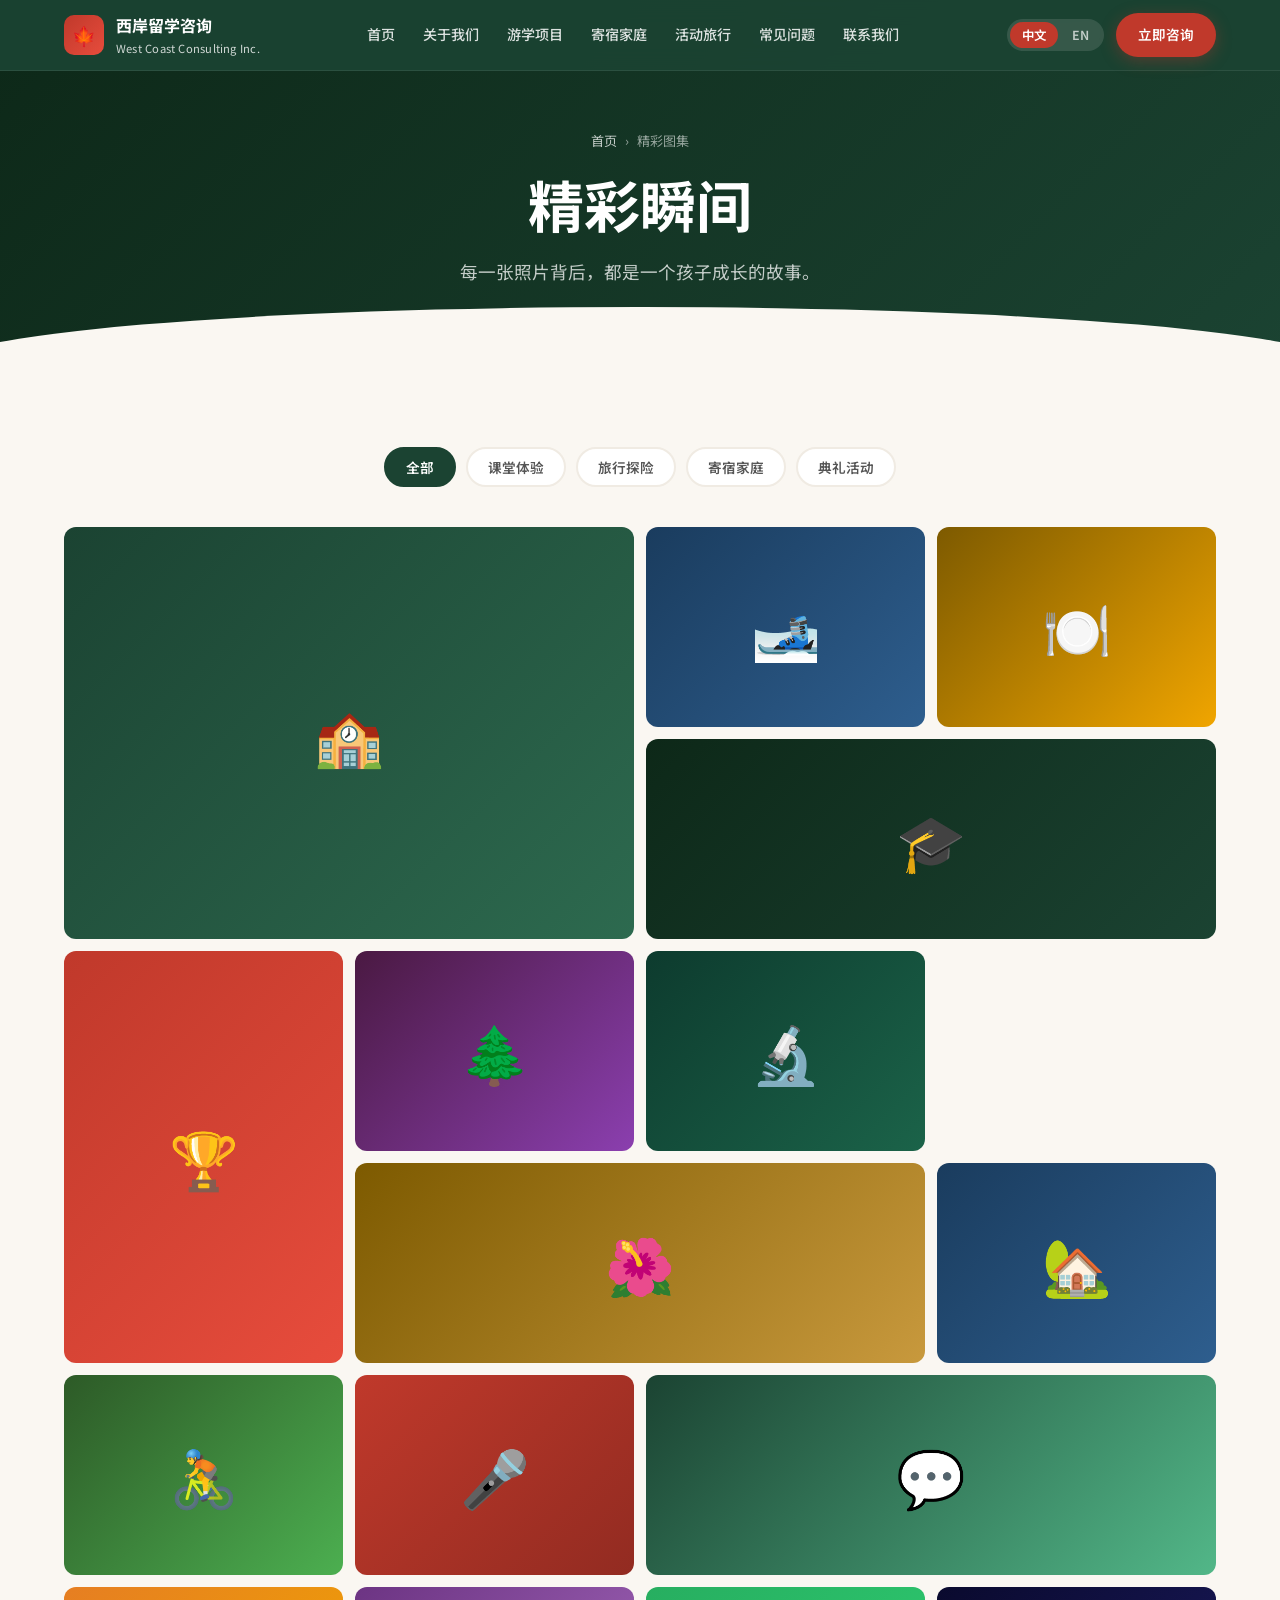
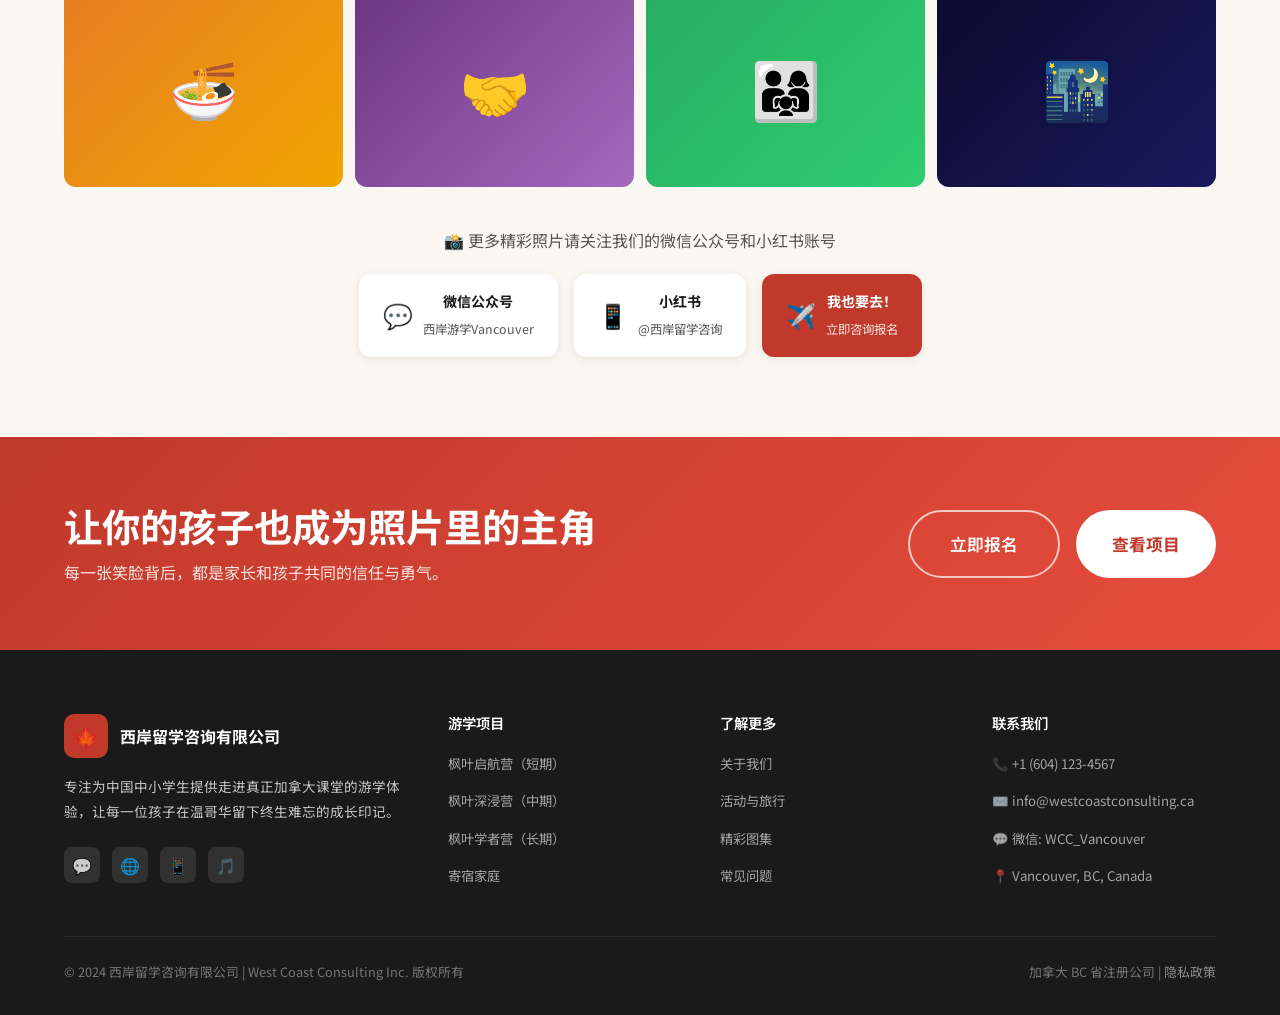
<file: gallery.html>
<!DOCTYPE html>
<html lang="zh-CN">
<head>
  <meta charset="UTF-8" />
  <meta name="viewport" content="width=device-width, initial-scale=1.0" />
  <title>精彩图集 | 西岸留学咨询</title>
  <meta name="description" content="西岸游学往届学员精彩瞬间——校园课堂、惠斯勒探险、寄宿家庭温情、结营典礼……每一张照片都是一个成长故事。" />
  <link rel="preconnect" href="https://fonts.googleapis.com" />
  <link href="https://fonts.googleapis.com/css2?family=Noto+Sans+SC:wght@400;500;600;700;800&family=Inter:wght@400;500;600;700;800&display=swap" rel="stylesheet" />
  <link rel="stylesheet" href="css/main.css" />
  <style>
    .gallery-filter {
      display: flex;
      justify-content: center;
      gap: 10px;
      flex-wrap: wrap;
      margin-bottom: 40px;
    }
    .filter-btn {
      padding: 8px 20px;
      border-radius: 50px;
      font-size: 0.85rem;
      font-weight: 600;
      border: 2px solid var(--cream-dark);
      background: var(--white);
      color: var(--gray);
      cursor: pointer;
      transition: all 0.25s;
      font-family: var(--font-zh);
    }
    .filter-btn:hover, .filter-btn.active {
      background: var(--green);
      border-color: var(--green);
      color: #fff;
    }
    .masonry-grid {
      display: grid;
      grid-template-columns: repeat(4, 1fr);
      grid-auto-rows: 200px;
      gap: 12px;
    }
    .masonry-item {
      border-radius: var(--radius);
      overflow: hidden;
      position: relative;
      cursor: pointer;
    }
    .masonry-item.wide { grid-column: span 2; }
    .masonry-item.tall { grid-row: span 2; }
    .masonry-item.big { grid-column: span 2; grid-row: span 2; }
    .masonry-thumb {
      width: 100%;
      height: 100%;
      display: flex;
      align-items: center;
      justify-content: center;
      font-size: 3.5rem;
      transition: transform 0.4s ease;
    }
    .masonry-item:hover .masonry-thumb { transform: scale(1.06); }
    .masonry-overlay {
      position: absolute;
      inset: 0;
      background: linear-gradient(to top, rgba(0,0,0,0.65) 0%, transparent 55%);
      display: flex;
      align-items: flex-end;
      padding: 16px;
      opacity: 0;
      transition: opacity 0.3s;
    }
    .masonry-item:hover .masonry-overlay { opacity: 1; }
    .masonry-overlay span {
      color: #fff;
      font-size: 0.82rem;
      font-weight: 600;
    }
    /* Lightbox */
    .lightbox {
      position: fixed;
      inset: 0;
      background: rgba(0,0,0,0.9);
      z-index: 9999;
      display: flex;
      align-items: center;
      justify-content: center;
      opacity: 0;
      pointer-events: none;
      transition: opacity 0.3s;
    }
    .lightbox.open { opacity: 1; pointer-events: all; }
    .lightbox-inner {
      background: #1a1a1a;
      border-radius: var(--radius-lg);
      padding: 40px;
      max-width: 500px;
      width: 90%;
      text-align: center;
      position: relative;
    }
    .lightbox-emoji { font-size: 6rem; margin-bottom: 20px; }
    .lightbox-title { color: #fff; font-size: 1.2rem; margin-bottom: 10px; }
    .lightbox-desc { color: rgba(255,255,255,0.65); font-size: 0.88rem; line-height: 1.7; }
    .lightbox-close {
      position: absolute;
      top: 16px; right: 20px;
      color: rgba(255,255,255,0.6);
      font-size: 1.5rem;
      cursor: pointer;
      line-height: 1;
      transition: color 0.2s;
    }
    .lightbox-close:hover { color: #fff; }
    @media (max-width: 768px) {
      .masonry-grid { grid-template-columns: repeat(2,1fr); }
      .masonry-item.big { grid-column: span 2; }
      .masonry-item.tall { grid-row: span 1; }
    }
    @media (max-width: 480px) {
      .masonry-grid { grid-template-columns: 1fr 1fr; }
    }
  </style>
</head>
<body>
<div id="navbar-placeholder"></div>

<section class="page-hero">
  <div class="container">
    <div class="breadcrumb"><a href="index.html"><span lang="zh">首页</span><span lang="en">Home</span></a><span>›</span><span><span lang="zh">精彩图集</span><span lang="en">Gallery</span></span></div>
    <h1><span lang="zh">精彩瞬间</span><span lang="en">Captured Moments</span></h1>
    <p><span lang="zh">每一张照片背后，都是一个孩子成长的故事。</span><span lang="en">Behind every photo is a story of a child growing up.</span></p>
  </div>
</section>

<section class="section bg-cream">
  <div class="container">
    <!-- Filter Buttons -->
    <div class="gallery-filter">
      <button class="filter-btn active" data-filter="all"><span lang="zh">全部</span><span lang="en">All</span></button>
      <button class="filter-btn" data-filter="school"><span lang="zh">课堂体验</span><span lang="en">Classroom</span></button>
      <button class="filter-btn" data-filter="trip"><span lang="zh">旅行探险</span><span lang="en">Adventures</span></button>
      <button class="filter-btn" data-filter="homestay"><span lang="zh">寄宿家庭</span><span lang="en">Homestay</span></button>
      <button class="filter-btn" data-filter="ceremony"><span lang="zh">典礼活动</span><span lang="en">Ceremonies</span></button>
    </div>

    <!-- Masonry Gallery -->
    <div class="masonry-grid">
      <div class="masonry-item big" data-cat="school" data-title="真实课堂体验" data-en="Real Classroom Experience" data-desc="在温哥华本地学校与加拿大同学并肩上课，感受开放式教育的魅力" data-desc-en="Side by side with Canadian classmates in a Vancouver school, experiencing open-style education">
        <div class="masonry-thumb" style="background:linear-gradient(135deg,#1B4332,#2D6A4F)">🏫</div>
        <div class="masonry-overlay"><span lang="zh">📸 真实课堂体验</span><span lang="en">📸 Real Classroom</span></div>
      </div>
      <div class="masonry-item" data-cat="trip" data-title="惠斯勒冬季滑雪" data-en="Whistler Winter Skiing" data-desc="人生第一次滑雪！在北美顶级滑雪场感受速度与激情" data-desc-en="First time skiing! Experiencing the thrill of speed at North America's top ski resort">
        <div class="masonry-thumb" style="background:linear-gradient(135deg,#1A3C5E,#2E5E8E)">🎿</div>
        <div class="masonry-overlay"><span lang="zh">📸 惠斯勒滑雪</span><span lang="en">📸 Whistler Skiing</span></div>
      </div>
      <div class="masonry-item" data-cat="homestay" data-title="寄宿家庭晚餐时光" data-en="Homestay Family Dinner" data-desc="每天晚餐是最好的英语沉浸时光，也是温暖的家庭相处时刻" data-desc-en="Dinner every evening — the best English immersion time and warm family bonding moments">
        <div class="masonry-thumb" style="background:linear-gradient(135deg,#7D5A00,#F0A500)">🍽️</div>
        <div class="masonry-overlay"><span lang="zh">📸 家庭晚餐</span><span lang="en">📸 Family Dinner</span></div>
      </div>
      <div class="masonry-item wide" data-cat="trip" data-title="UBC校园参观" data-en="UBC Campus Tour" data-desc="走进加拿大顶尖学府UBC，亲身感受世界一流大学的学术氛围" data-desc-en="Walking through Canada's top university UBC, feeling the academic atmosphere of a world-class institution">
        <div class="masonry-thumb" style="background:linear-gradient(135deg,#0D2818,#1B4332)">🎓</div>
        <div class="masonry-overlay"><span lang="zh">📸 UBC校园参观</span><span lang="en">📸 UBC Campus</span></div>
      </div>
      <div class="masonry-item tall" data-cat="ceremony" data-title="结营颁奖典礼" data-en="Closing Ceremony" data-desc="每位学员上台分享最难忘的一件事，颁发双语结营证书" data-desc-en="Every student shares their most memorable moment and receives a bilingual completion certificate">
        <div class="masonry-thumb" style="background:linear-gradient(135deg,#C0392B,#E74C3C)">🏆</div>
        <div class="masonry-overlay"><span lang="zh">📸 结营典礼</span><span lang="en">📸 Closing Ceremony</span></div>
      </div>
      <div class="masonry-item" data-cat="trip" data-title="卡皮拉诺吊桥探险" data-en="Capilano Bridge Adventure" data-desc="70米高空横跨峡谷的吊桥，是温哥华最令人心跳加速的体验之一" data-desc-en="A bridge spanning 70 meters above a canyon — one of Vancouver's most thrilling experiences">
        <div class="masonry-thumb" style="background:linear-gradient(135deg,#4A1942,#8B3FAF)">🌲</div>
        <div class="masonry-overlay"><span lang="zh">📸 卡皮拉诺吊桥</span><span lang="en">📸 Capilano Bridge</span></div>
      </div>
      <div class="masonry-item" data-cat="school" data-title="STEM创新工作坊" data-en="STEM Innovation Workshop" data-desc="与本地同学组队完成STEM挑战，英语沟通，创意无限" data-desc-en="Teaming up with local students for STEM challenges — communicating in English, creativity unlimited">
        <div class="masonry-thumb" style="background:linear-gradient(135deg,#0D3B2E,#1B6349)">🔬</div>
        <div class="masonry-overlay"><span lang="zh">📸 STEM工作坊</span><span lang="en">📸 STEM Workshop</span></div>
      </div>
      <div class="masonry-item wide" data-cat="trip" data-title="维多利亚岛布查特花园" data-en="Butchart Gardens, Victoria" data-desc="加拿大最美的私人花园，百年历史，色彩缤纷令人惊叹" data-desc-en="Canada's most beautiful private garden — a century of history and stunning colors">
        <div class="masonry-thumb" style="background:linear-gradient(135deg,#7D5A00,#C8993D)">🌺</div>
        <div class="masonry-overlay"><span lang="zh">📸 布查特花园</span><span lang="en">📸 Butchart Gardens</span></div>
      </div>
      <div class="masonry-item" data-cat="homestay" data-title="周末家庭日活动" data-en="Weekend Family Day" data-desc="和寄宿家庭一起逛超市、烹饪、公园——真正融入加拿大家庭生活" data-desc-en="Grocery shopping, cooking, park visits with the host family — truly integrating into Canadian family life">
        <div class="masonry-thumb" style="background:linear-gradient(135deg,#1A3C5E,#2E5E8E)">🏡</div>
        <div class="masonry-overlay"><span lang="zh">📸 家庭日</span><span lang="en">📸 Family Day</span></div>
      </div>
      <div class="masonry-item" data-cat="trip" data-title="史丹利公园骑行" data-en="Stanley Park Cycling" data-desc="骑行世界级城市公园史丹利公园，海风、树林、城市天际线一览无余" data-desc-en="Cycling through world-class Stanley Park — sea breeze, forest, and city skyline all in one">
        <div class="masonry-thumb" style="background:linear-gradient(135deg,#2D5A27,#4CAF50)">🚴</div>
        <div class="masonry-overlay"><span lang="zh">📸 史丹利公园</span><span lang="en">📸 Stanley Park</span></div>
      </div>
      <div class="masonry-item" data-cat="ceremony" data-title="英语演讲展示" data-en="English Speech Presentation" data-desc="每位学员在结营典礼上用英语分享自己的温哥华故事，勇气和成长并存" data-desc-en="Every student shares their Vancouver story in English at the closing ceremony — courage and growth together">
        <div class="masonry-thumb" style="background:linear-gradient(135deg,#C0392B,#922B21)">🎤</div>
        <div class="masonry-overlay"><span lang="zh">📸 英语演讲</span><span lang="en">📸 English Speech</span></div>
      </div>
      <div class="masonry-item wide" data-cat="school" data-title="加拿大课堂小组讨论" data-en="Canadian Classroom Group Discussion" data-desc="加拿大课堂鼓励学生表达自己的想法，小组讨论是常见的教学方式" data-desc-en="Canadian classrooms encourage students to express their ideas — group discussions are a common teaching method">
        <div class="masonry-thumb" style="background:linear-gradient(135deg,#1B4332,#52B788)">💬</div>
        <div class="masonry-overlay"><span lang="zh">📸 小组讨论课</span><span lang="en">📸 Group Discussion</span></div>
      </div>
      <div class="masonry-item" data-cat="trip" data-title="格兰维尔岛市场" data-en="Granville Island Market" data-desc="温哥华最有活力的市集，来自世界各地的美食汇聚于此" data-desc-en="Vancouver's most vibrant market, where cuisine from around the world comes together">
        <div class="masonry-thumb" style="background:linear-gradient(135deg,#E67E22,#F0A500)">🍜</div>
        <div class="masonry-overlay"><span lang="zh">📸 格兰维尔岛</span><span lang="en">📸 Granville Island</span></div>
      </div>
      <div class="masonry-item" data-cat="ceremony" data-title="中加文化交流研讨会" data-en="China-Canada Cultural Exchange Seminar" data-desc="来自两个文化背景的学生坐在一起，分享彼此的故事和价值观" data-desc-en="Students from two cultures sit together, sharing stories and values with each other">
        <div class="masonry-thumb" style="background:linear-gradient(135deg,#6C3483,#A569BD)">🤝</div>
        <div class="masonry-overlay"><span lang="zh">📸 文化交流</span><span lang="en">📸 Cultural Exchange</span></div>
      </div>
      <div class="masonry-item" data-cat="homestay" data-title="寄宿家庭欢迎仪式" data-en="Host Family Welcome" data-desc="第一天抵达寄宿家庭，温暖的欢迎让紧张瞬间消散" data-desc-en="Arriving at the host family on day one — a warm welcome makes nervousness instantly disappear">
        <div class="masonry-thumb" style="background:linear-gradient(135deg,#27AE60,#2ECC71)">👨‍👩‍👧</div>
        <div class="masonry-overlay"><span lang="zh">📸 寄宿家庭欢迎</span><span lang="en">📸 Family Welcome</span></div>
      </div>
      <div class="masonry-item" data-cat="trip" data-title="温哥华夜景" data-en="Vancouver Night View" data-desc="温哥华的夜晚同样迷人，Coal Harbour的灯光倒影美如画" data-desc-en="Vancouver nights are equally enchanting — the lights of Coal Harbour reflected in the water like a painting">
        <div class="masonry-thumb" style="background:linear-gradient(135deg,#0A0A2E,#1A1A5E)">🌃</div>
        <div class="masonry-overlay"><span lang="zh">📸 温哥华夜景</span><span lang="en">📸 Vancouver Night</span></div>
      </div>
    </div>

    <div class="text-center mt-40">
      <p style="color:var(--gray);margin-bottom:20px"><span lang="zh">📸 更多精彩照片请关注我们的微信公众号和小红书账号</span><span lang="en">📸 Follow our WeChat Official Account and Little Red Book for more photos</span></p>
      <div style="display:flex;gap:16px;justify-content:center;flex-wrap:wrap">
        <div style="background:var(--white);border-radius:var(--radius);padding:16px 24px;box-shadow:var(--shadow-sm);display:flex;align-items:center;gap:10px">
          <span style="font-size:1.5rem">💬</span>
          <div><strong style="display:block;font-size:0.88rem;color:var(--dark)"><span lang="zh">微信公众号</span><span lang="en">WeChat Official</span></strong><span style="font-size:0.78rem;color:var(--gray)">西岸游学Vancouver</span></div>
        </div>
        <div style="background:var(--white);border-radius:var(--radius);padding:16px 24px;box-shadow:var(--shadow-sm);display:flex;align-items:center;gap:10px">
          <span style="font-size:1.5rem">📱</span>
          <div><strong style="display:block;font-size:0.88rem;color:var(--dark)"><span lang="zh">小红书</span><span lang="en">Little Red Book</span></strong><span style="font-size:0.78rem;color:var(--gray)">@西岸留学咨询</span></div>
        </div>
        <a href="contact.html" style="background:var(--red);border-radius:var(--radius);padding:16px 24px;box-shadow:var(--shadow-sm);display:flex;align-items:center;gap:10px;color:#fff;text-decoration:none">
          <span style="font-size:1.5rem">✈️</span>
          <div><strong style="display:block;font-size:0.88rem"><span lang="zh">我也要去！</span><span lang="en">I want to go!</span></strong><span style="font-size:0.78rem;opacity:0.85"><span lang="zh">立即咨询报名</span><span lang="en">Enquire & Enroll</span></span></div>
        </a>
      </div>
    </div>
  </div>
</section>

<!-- Lightbox -->
<div class="lightbox" id="lightbox">
  <div class="lightbox-inner">
    <span class="lightbox-close" id="lightboxClose">✕</span>
    <div class="lightbox-emoji" id="lightboxEmoji">🏫</div>
    <h3 class="lightbox-title" id="lightboxTitle"></h3>
    <p class="lightbox-desc" id="lightboxDesc"></p>
  </div>
</div>

<section class="contact-strip">
  <div class="container">
    <div class="contact-strip-inner">
      <div>
        <h2><span lang="zh">让你的孩子也成为照片里的主角</span><span lang="en">Let Your Child Be the Star of the Next Photo</span></h2>
        <p><span lang="zh">每一张笑脸背后，都是家长和孩子共同的信任与勇气。</span><span lang="en">Behind every smile is the trust and courage of parents and children together.</span></p>
      </div>
      <div class="contact-strip-btns">
        <a href="contact.html" class="btn btn-secondary btn-lg"><span lang="zh">立即报名</span><span lang="en">Enroll Now</span></a>
        <a href="programs.html" class="btn btn-lg" style="background:#fff;color:var(--red);font-weight:700;border-radius:50px;padding:18px 36px"><span lang="zh">查看项目</span><span lang="en">View Programs</span></a>
      </div>
    </div>
  </div>
</section>

<div id="footer-placeholder"></div>
<script src="js/components.js"></script>
<script src="js/main.js"></script>
<script>
// Gallery filter
document.querySelectorAll('.filter-btn').forEach(btn => {
  btn.addEventListener('click', () => {
    document.querySelectorAll('.filter-btn').forEach(b => b.classList.remove('active'));
    btn.classList.add('active');
    const filter = btn.dataset.filter;
    document.querySelectorAll('.masonry-item').forEach(item => {
      const show = filter === 'all' || item.dataset.cat === filter;
      item.style.opacity = show ? '1' : '0.2';
      item.style.pointerEvents = show ? 'auto' : 'none';
    });
  });
});

// Lightbox
const lightbox = document.getElementById('lightbox');
const lightboxClose = document.getElementById('lightboxClose');
const isZh = () => !document.body.classList.contains('lang-en');

document.querySelectorAll('.masonry-item').forEach(item => {
  item.addEventListener('click', () => {
    const emoji = item.querySelector('.masonry-thumb').textContent.trim();
    document.getElementById('lightboxEmoji').textContent = emoji;
    document.getElementById('lightboxTitle').textContent = isZh() ? item.dataset.title : item.dataset.en;
    document.getElementById('lightboxDesc').textContent = isZh() ? item.dataset.desc : item.dataset.descEn;
    lightbox.classList.add('open');
  });
});

lightboxClose.addEventListener('click', () => lightbox.classList.remove('open'));
lightbox.addEventListener('click', e => { if (e.target === lightbox) lightbox.classList.remove('open'); });
document.addEventListener('keydown', e => { if (e.key === 'Escape') lightbox.classList.remove('open'); });
</script>
</body>
</html>
</file>
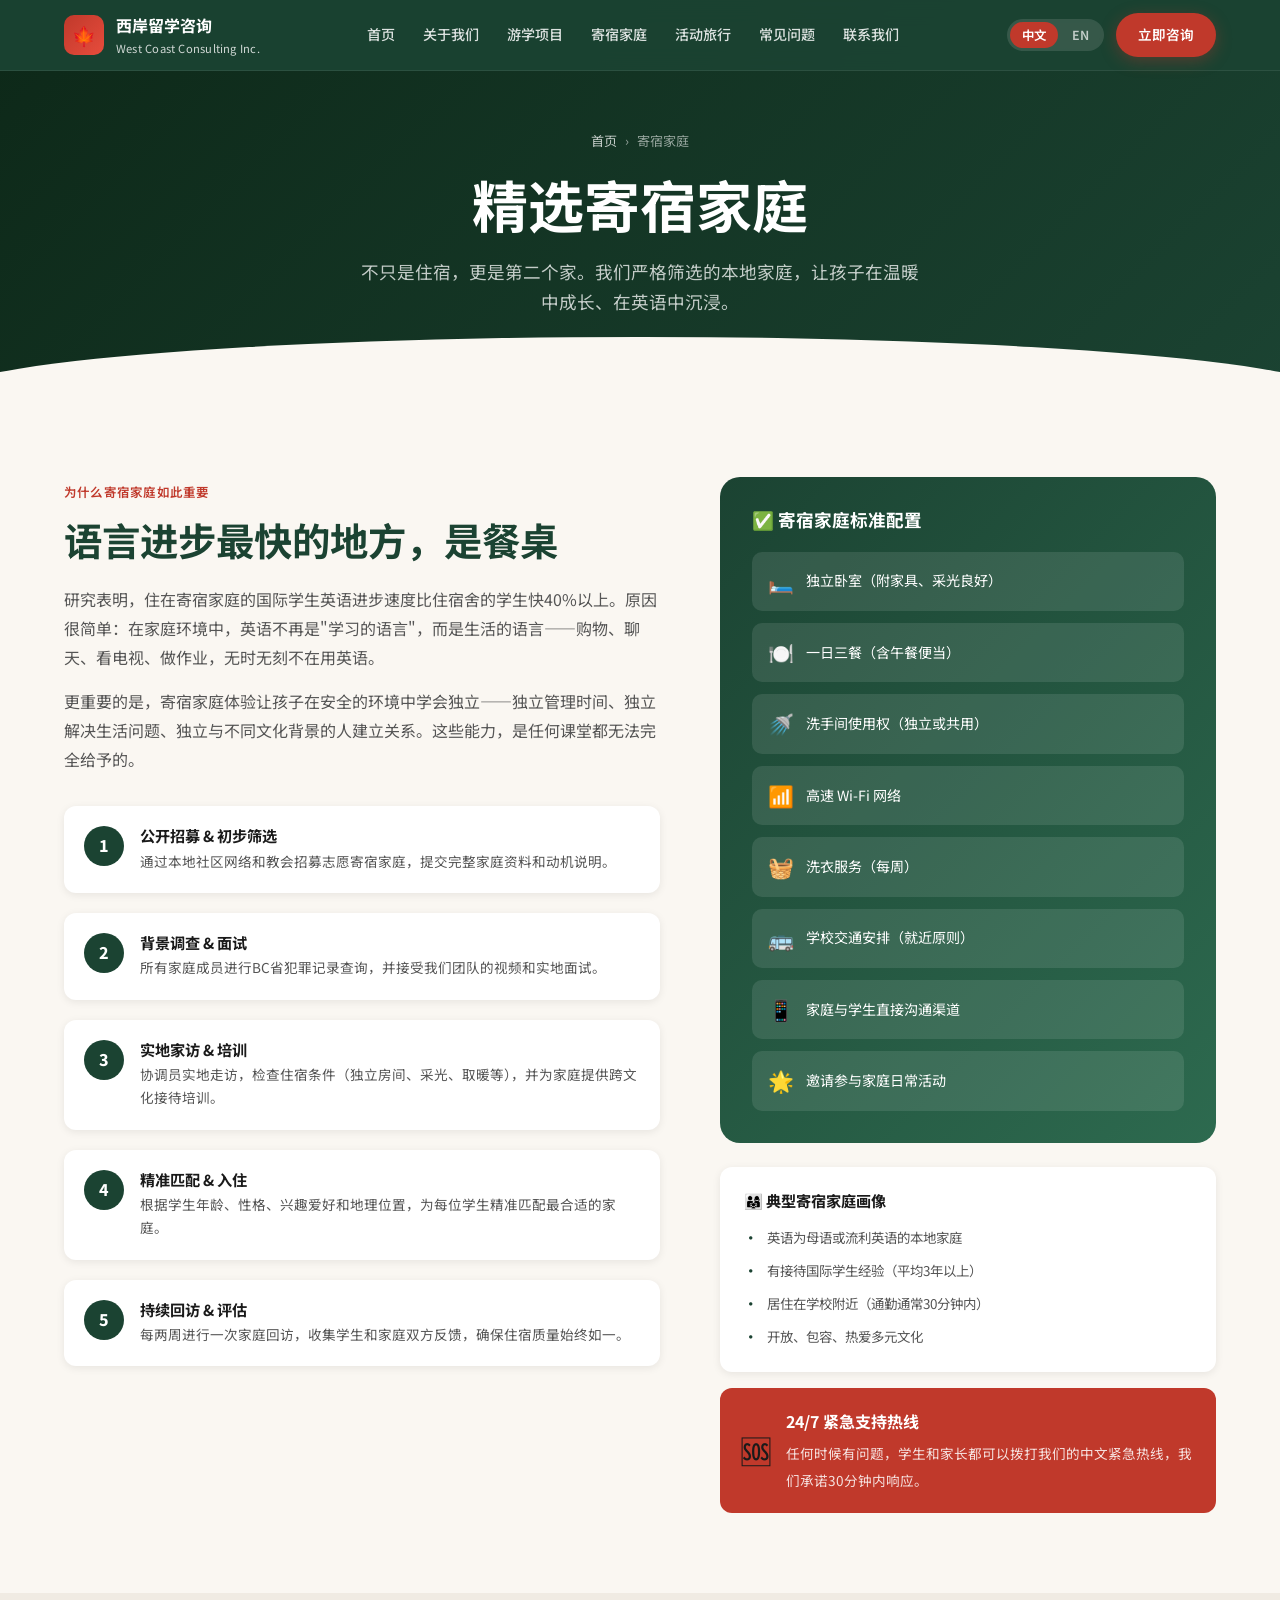
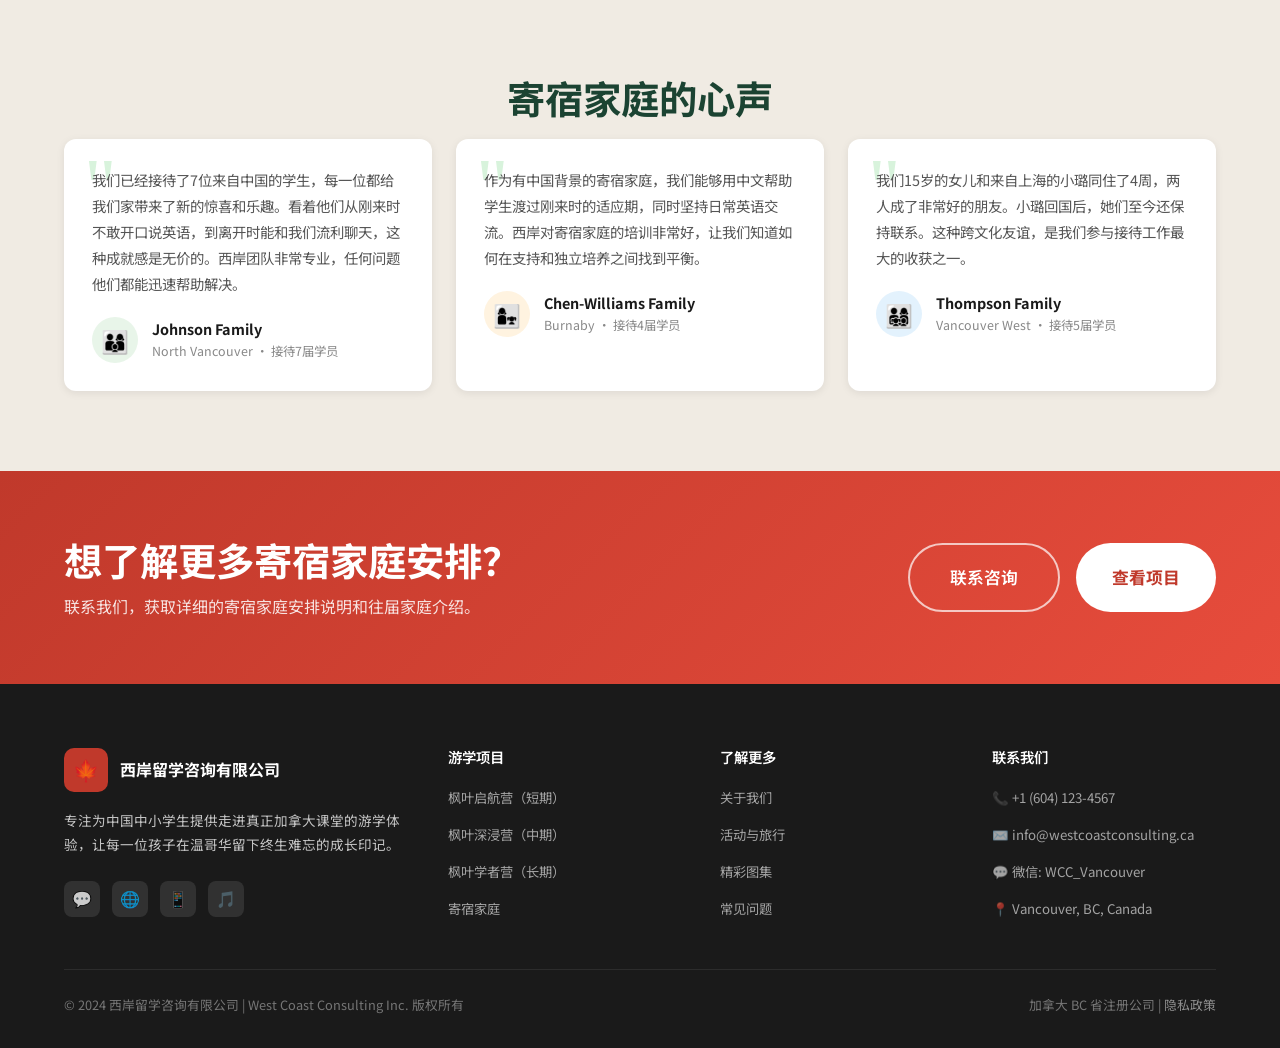
<file: homestay.html>
<!DOCTYPE html>
<html lang="zh-CN">
<head>
  <meta charset="UTF-8" />
  <meta name="viewport" content="width=device-width, initial-scale=1.0" />
  <title>寄宿家庭 | 西岸留学咨询</title>
  <meta name="description" content="西岸留学咨询严格筛选温哥华本地寄宿家庭，提供安全温暖的住宿环境，让孩子真正融入加拿大家庭文化。" />
  <link rel="preconnect" href="https://fonts.googleapis.com" />
  <link href="https://fonts.googleapis.com/css2?family=Noto+Sans+SC:wght@400;500;600;700;800&family=Inter:wght@400;500;600;700;800&display=swap" rel="stylesheet" />
  <link rel="stylesheet" href="css/main.css" />
</head>
<body>
<div id="navbar-placeholder"></div>

<section class="page-hero">
  <div class="container">
    <div class="breadcrumb"><a href="index.html"><span lang="zh">首页</span><span lang="en">Home</span></a><span>›</span><span><span lang="zh">寄宿家庭</span><span lang="en">Homestay</span></span></div>
    <h1><span lang="zh">精选寄宿家庭</span><span lang="en">Curated Homestay Families</span></h1>
    <p><span lang="zh">不只是住宿，更是第二个家。我们严格筛选的本地家庭，让孩子在温暖中成长、在英语中沉浸。</span><span lang="en">More than accommodation — a second home. Our carefully vetted families help students grow with warmth and immerse in English.</span></p>
  </div>
</section>

<!-- INTRO -->
<section class="section bg-cream">
  <div class="container">
    <div class="homestay-intro">
      <div>
        <span class="label"><span lang="zh">为什么寄宿家庭如此重要</span><span lang="en">Why Homestay Matters</span></span>
        <h2 style="color:var(--green);margin-bottom:20px"><span lang="zh">语言进步最快的地方，是餐桌</span><span lang="en">The Best Place to Learn English Is the Dinner Table</span></h2>
        <p style="color:var(--gray);margin-bottom:16px;line-height:1.8"><span lang="zh">研究表明，住在寄宿家庭的国际学生英语进步速度比住宿舍的学生快40%以上。原因很简单：在家庭环境中，英语不再是"学习的语言"，而是生活的语言——购物、聊天、看电视、做作业，无时无刻不在用英语。</span><span lang="en">Research shows that international students in homestay improve their English over 40% faster than those in dormitories. The reason is simple: in a family setting, English isn't a "study language" — it's the language of life: shopping, chatting, watching TV, doing homework.</span></p>
        <p style="color:var(--gray);margin-bottom:28px;line-height:1.8"><span lang="zh">更重要的是，寄宿家庭体验让孩子在安全的环境中学会独立——独立管理时间、独立解决生活问题、独立与不同文化背景的人建立关系。这些能力，是任何课堂都无法完全给予的。</span><span lang="en">More importantly, homestay helps children learn independence in a safe environment — managing their time, solving everyday problems, and building relationships across cultures. These skills cannot be fully taught in any classroom.</span></p>
        <div class="homestay-steps">
          <div class="step-card">
            <div class="step-num">1</div>
            <div>
              <h4><span lang="zh">公开招募 &amp; 初步筛选</span><span lang="en">Open Recruitment &amp; Initial Screening</span></h4>
              <p><span lang="zh">通过本地社区网络和教会招募志愿寄宿家庭，提交完整家庭资料和动机说明。</span><span lang="en">We recruit host families through local community networks and churches, requiring a full family profile and motivation statement.</span></p>
            </div>
          </div>
          <div class="step-card">
            <div class="step-num">2</div>
            <div>
              <h4><span lang="zh">背景调查 &amp; 面试</span><span lang="en">Background Checks &amp; Interview</span></h4>
              <p><span lang="zh">所有家庭成员进行BC省犯罪记录查询，并接受我们团队的视频和实地面试。</span><span lang="en">All household members undergo BC Criminal Record Checks and face video and in-person interviews with our team.</span></p>
            </div>
          </div>
          <div class="step-card">
            <div class="step-num">3</div>
            <div>
              <h4><span lang="zh">实地家访 &amp; 培训</span><span lang="en">Home Visit &amp; Training</span></h4>
              <p><span lang="zh">协调员实地走访，检查住宿条件（独立房间、采光、取暖等），并为家庭提供跨文化接待培训。</span><span lang="en">Our coordinator visits homes to inspect accommodation standards (private room, lighting, heating, etc.) and provides cross-cultural hosting training.</span></p>
            </div>
          </div>
          <div class="step-card">
            <div class="step-num">4</div>
            <div>
              <h4><span lang="zh">精准匹配 &amp; 入住</span><span lang="en">Smart Matching &amp; Move-In</span></h4>
              <p><span lang="zh">根据学生年龄、性格、兴趣爱好和地理位置，为每位学生精准匹配最合适的家庭。</span><span lang="en">We match each student to the most suitable family based on age, personality, interests, and location proximity to school.</span></p>
            </div>
          </div>
          <div class="step-card">
            <div class="step-num">5</div>
            <div>
              <h4><span lang="zh">持续回访 &amp; 评估</span><span lang="en">Ongoing Follow-Up &amp; Assessment</span></h4>
              <p><span lang="zh">每两周进行一次家庭回访，收集学生和家庭双方反馈，确保住宿质量始终如一。</span><span lang="en">We conduct family check-ins every two weeks, collecting feedback from both students and families to maintain consistent quality.</span></p>
            </div>
          </div>
        </div>
      </div>
      <div>
        <div class="homestay-visual">
          <h4><span lang="zh">✅ 寄宿家庭标准配置</span><span lang="en">✅ Homestay Standard Package</span></h4>
          <div class="homestay-includes">
            <div class="hm-item"><span class="icon">🛏️</span><span lang="zh">独立卧室（附家具、采光良好）</span><span lang="en">Private furnished bedroom with good lighting</span></div>
            <div class="hm-item"><span class="icon">🍽️</span><span lang="zh">一日三餐（含午餐便当）</span><span lang="en">3 meals/day including packed lunch</span></div>
            <div class="hm-item"><span class="icon">🚿</span><span lang="zh">洗手间使用权（独立或共用）</span><span lang="en">Bathroom access (private or shared)</span></div>
            <div class="hm-item"><span class="icon">📶</span><span lang="zh">高速 Wi-Fi 网络</span><span lang="en">High-speed Wi-Fi</span></div>
            <div class="hm-item"><span class="icon">🧺</span><span lang="zh">洗衣服务（每周）</span><span lang="en">Laundry service (weekly)</span></div>
            <div class="hm-item"><span class="icon">🚌</span><span lang="zh">学校交通安排（就近原则）</span><span lang="en">School commute arrangement (proximity-based)</span></div>
            <div class="hm-item"><span class="icon">📱</span><span lang="zh">家庭与学生直接沟通渠道</span><span lang="en">Direct communication channel between family and student</span></div>
            <div class="hm-item"><span class="icon">🌟</span><span lang="zh">邀请参与家庭日常活动</span><span lang="en">Invited to join daily family activities</span></div>
          </div>
        </div>
        <div style="background:var(--white);border-radius:var(--radius);padding:24px;margin-top:24px;box-shadow:var(--shadow-sm)">
          <h4 style="color:var(--dark);margin-bottom:16px;font-size:0.95rem">👨‍👩‍👧 <span lang="zh">典型寄宿家庭画像</span><span lang="en">Typical Host Family Profile</span></h4>
          <ul style="display:flex;flex-direction:column;gap:10px">
            <li style="display:flex;gap:10px;font-size:0.84rem;color:var(--gray)"><span style="color:var(--green);font-weight:700;flex-shrink:0">•</span><span lang="zh">英语为母语或流利英语的本地家庭</span><span lang="en">Native English-speaking or fluent English-speaking local family</span></li>
            <li style="display:flex;gap:10px;font-size:0.84rem;color:var(--gray)"><span style="color:var(--green);font-weight:700;flex-shrink:0">•</span><span lang="zh">有接待国际学生经验（平均3年以上）</span><span lang="en">Experience hosting international students (avg. 3+ years)</span></li>
            <li style="display:flex;gap:10px;font-size:0.84rem;color:var(--gray)"><span style="color:var(--green);font-weight:700;flex-shrink:0">•</span><span lang="zh">居住在学校附近（通勤通常30分钟内）</span><span lang="en">Located near school (usually within 30-minute commute)</span></li>
            <li style="display:flex;gap:10px;font-size:0.84rem;color:var(--gray)"><span style="color:var(--green);font-weight:700;flex-shrink:0">•</span><span lang="zh">开放、包容、热爱多元文化</span><span lang="en">Open, inclusive, and embracing of diverse cultures</span></li>
          </ul>
        </div>
        <div style="background:var(--red);border-radius:var(--radius);padding:20px;margin-top:16px;display:flex;align-items:center;gap:14px">
          <span style="font-size:2rem">🆘</span>
          <div>
            <strong style="color:#fff;display:block;margin-bottom:4px"><span lang="zh">24/7 紧急支持热线</span><span lang="en">24/7 Emergency Hotline</span></strong>
            <span style="color:rgba(255,255,255,0.85);font-size:0.85rem"><span lang="zh">任何时候有问题，学生和家长都可以拨打我们的中文紧急热线，我们承诺30分钟内响应。</span><span lang="en">Students and parents can call our Chinese-language emergency line anytime. We guarantee a response within 30 minutes.</span></span>
          </div>
        </div>
      </div>
    </div>
  </div>
</section>

<!-- FAMILY TESTIMONIALS -->
<section class="section" style="background:var(--cream-dark)">
  <div class="container">
    <h2 class="section-title"><span lang="zh">寄宿家庭的心声</span><span lang="en">Words from Our Host Families</span></h2>
    <div class="testimonials-grid">
      <div class="testimonial-card">
        <p class="testimonial-text"><span lang="zh">我们已经接待了7位来自中国的学生，每一位都给我们家带来了新的惊喜和乐趣。看着他们从刚来时不敢开口说英语，到离开时能和我们流利聊天，这种成就感是无价的。西岸团队非常专业，任何问题他们都能迅速帮助解决。</span><span lang="en">We've hosted 7 students from China — each one brings new surprises and joy to our home. Watching them go from too shy to speak English when they arrive to chatting fluently when they leave is priceless. The WCC team is excellent at resolving any issues quickly.</span></p>
        <div class="testimonial-author">
          <div class="author-avatar" style="background:#e8f5e9">👨‍👩‍👦</div>
          <div><div class="author-name">Johnson Family</div><div class="author-desc"><span lang="zh">North Vancouver · 接待7届学员</span><span lang="en">North Vancouver · 7 students hosted</span></div></div>
        </div>
      </div>
      <div class="testimonial-card">
        <p class="testimonial-text"><span lang="zh">作为有中国背景的寄宿家庭，我们能够用中文帮助学生渡过刚来时的适应期，同时坚持日常英语交流。西岸对寄宿家庭的培训非常好，让我们知道如何在支持和独立培养之间找到平衡。</span><span lang="en">As a host family with a Chinese background, we can help students through the initial adjustment period in Chinese while maintaining daily English communication. WCC's host family training is excellent — helping us balance support with fostering independence.</span></p>
        <div class="testimonial-author">
          <div class="author-avatar" style="background:#fff3e0">👩‍👧</div>
          <div><div class="author-name">Chen-Williams Family</div><div class="author-desc"><span lang="zh">Burnaby · 接待4届学员</span><span lang="en">Burnaby · 4 students hosted</span></div></div>
        </div>
      </div>
      <div class="testimonial-card">
        <p class="testimonial-text"><span lang="zh">我们15岁的女儿和来自上海的小璐同住了4周，两人成了非常好的朋友。小璐回国后，她们至今还保持联系。这种跨文化友谊，是我们参与接待工作最大的收获之一。</span><span lang="en">Our 15-year-old daughter and Xiao Lu from Shanghai became great friends during her 4-week stay. They still keep in touch after she returned home. This cross-cultural friendship is one of our greatest rewards as host parents.</span></p>
        <div class="testimonial-author">
          <div class="author-avatar" style="background:#e3f2fd">👨‍👩‍👧‍👦</div>
          <div><div class="author-name">Thompson Family</div><div class="author-desc"><span lang="zh">Vancouver West · 接待5届学员</span><span lang="en">Vancouver West · 5 students hosted</span></div></div>
        </div>
      </div>
    </div>
  </div>
</section>

<section class="contact-strip">
  <div class="container">
    <div class="contact-strip-inner">
      <div>
        <h2><span lang="zh">想了解更多寄宿家庭安排？</span><span lang="en">Want to Learn More About Our Homestay?</span></h2>
        <p><span lang="zh">联系我们，获取详细的寄宿家庭安排说明和往届家庭介绍。</span><span lang="en">Contact us for detailed homestay information and introductions to past host families.</span></p>
      </div>
      <div class="contact-strip-btns">
        <a href="contact.html" class="btn btn-secondary btn-lg"><span lang="zh">联系咨询</span><span lang="en">Contact Us</span></a>
        <a href="programs.html" class="btn btn-lg" style="background:#fff;color:var(--red);font-weight:700;border-radius:50px;padding:18px 36px"><span lang="zh">查看项目</span><span lang="en">View Programs</span></a>
      </div>
    </div>
  </div>
</section>

<div id="footer-placeholder"></div>
<script src="js/components.js"></script>
<script src="js/main.js"></script>
</body>
</html>
</file>
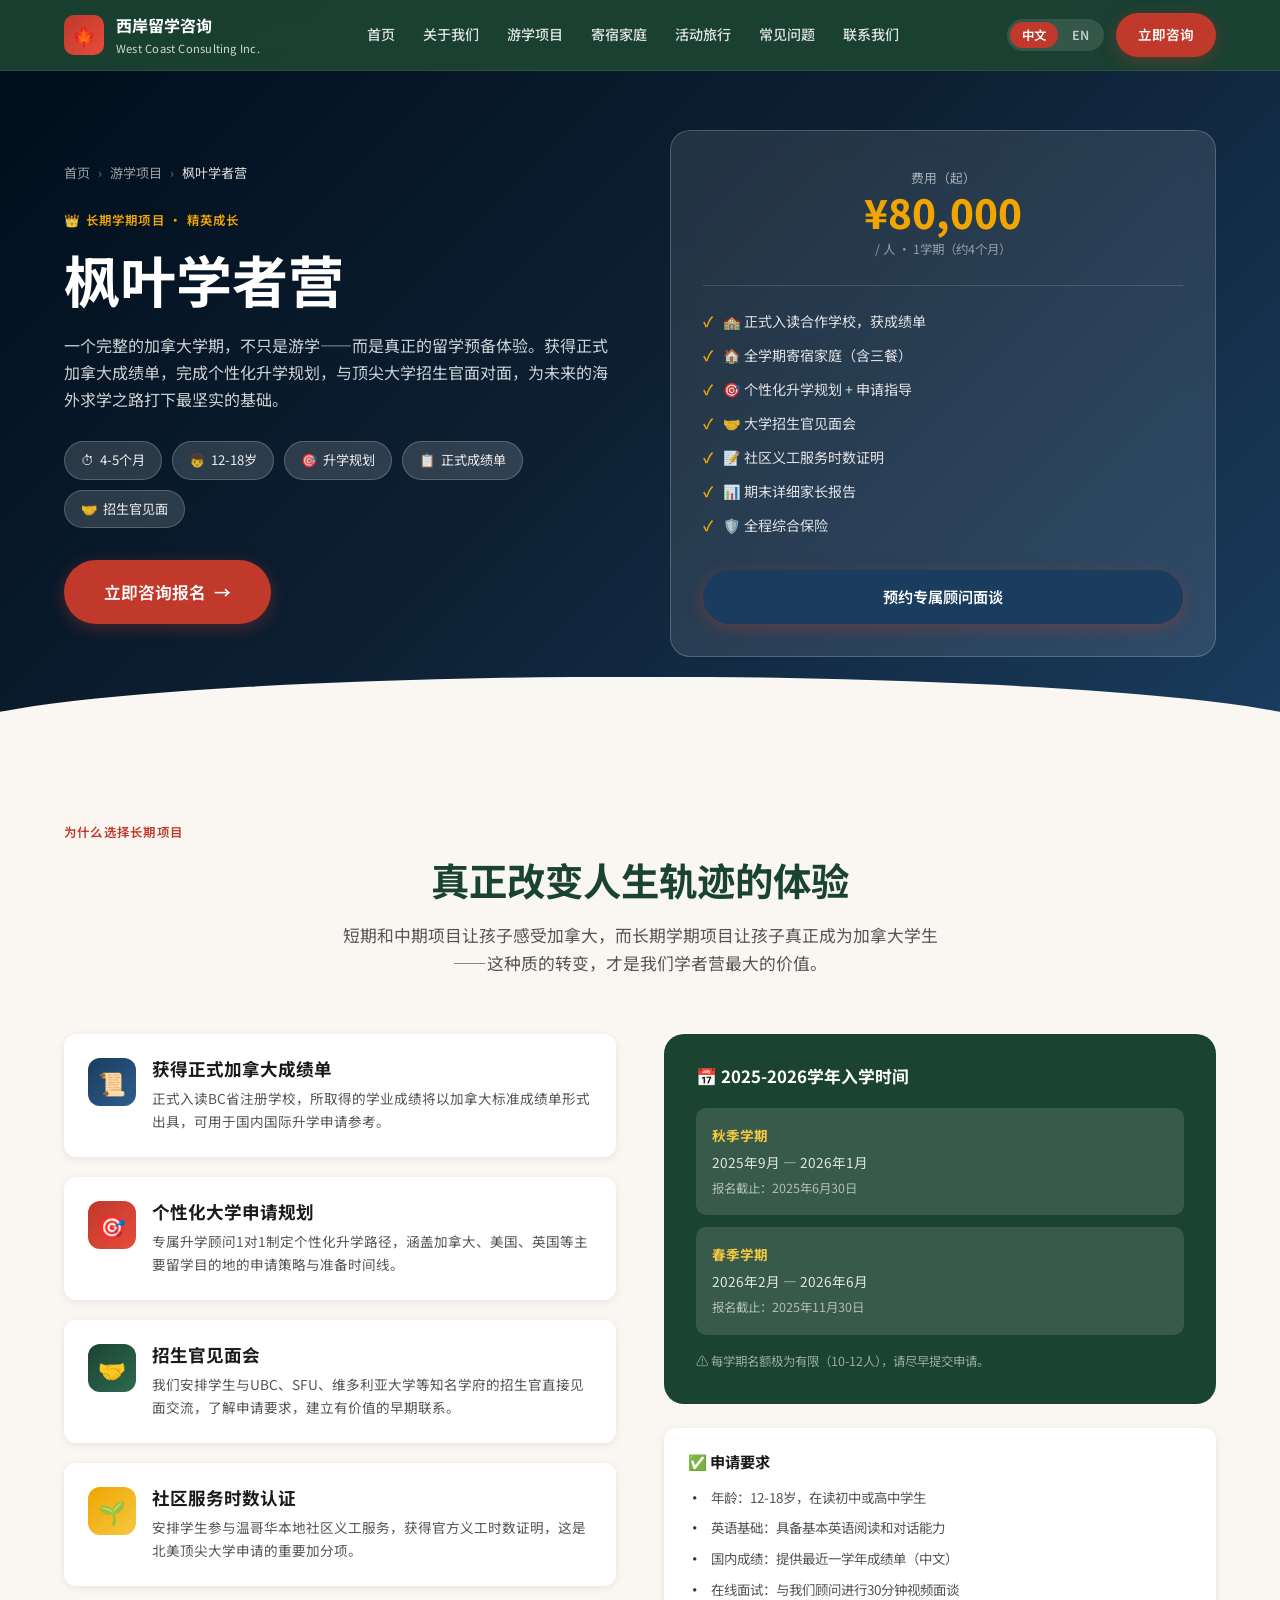
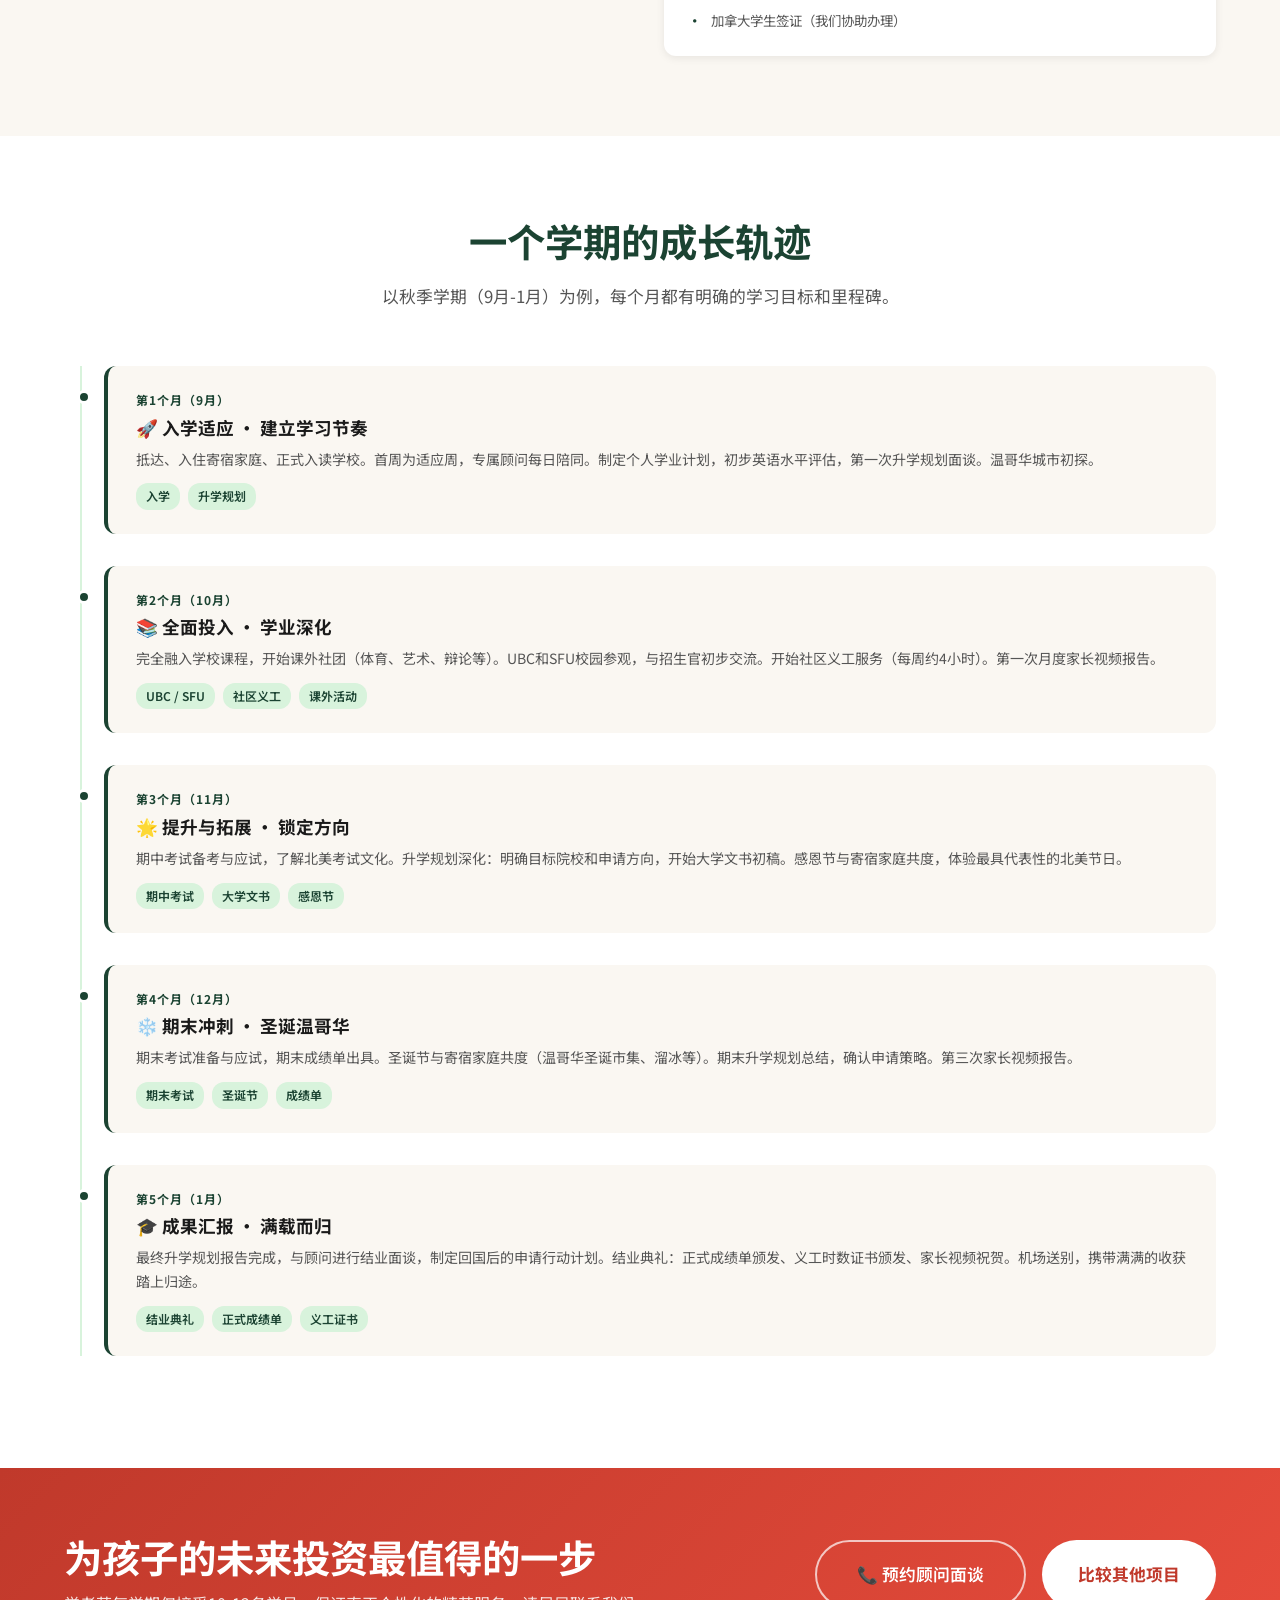
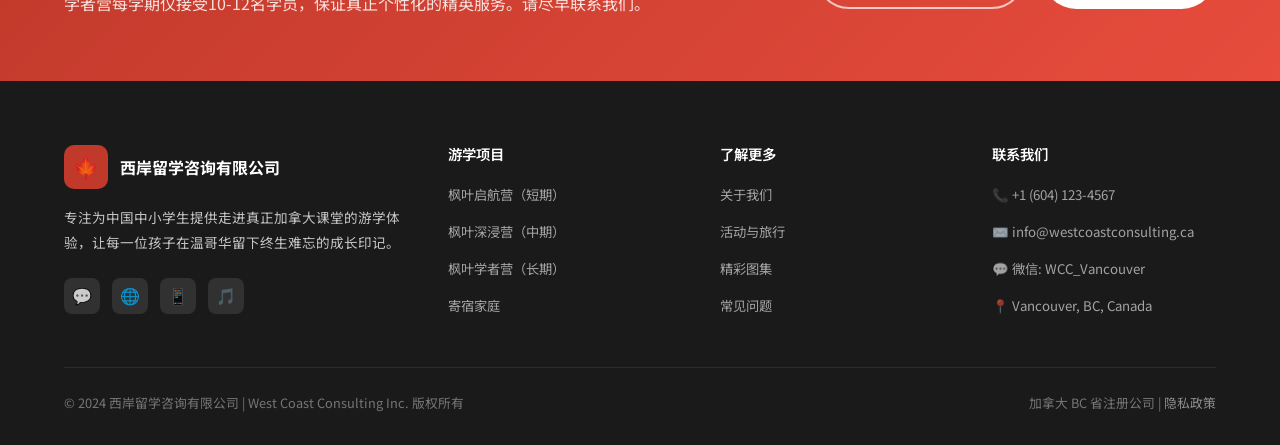
<file: program-long.html>
<!DOCTYPE html>
<html lang="zh-CN">
<head>
  <meta charset="UTF-8" />
  <meta name="viewport" content="width=device-width, initial-scale=1.0" />
  <title>枫叶学者营（长期1学期）| 西岸留学咨询</title>
  <meta name="description" content="4-5个月长期学期项目，适合12-18岁有升学规划的学生，获加拿大正式成绩单、升学规划、招生官见面会。" />
  <link rel="preconnect" href="https://fonts.googleapis.com" />
  <link href="https://fonts.googleapis.com/css2?family=Noto+Sans+SC:wght@400;500;600;700;800&family=Inter:wght@400;500;600;700;800&display=swap" rel="stylesheet" />
  <link rel="stylesheet" href="css/main.css" />
</head>
<body>
<div id="navbar-placeholder"></div>

<section class="program-detail-hero program-long-hero">
  <div class="container">
    <div class="detail-hero-inner">
      <div class="detail-hero-text">
        <div class="breadcrumb" style="justify-content:flex-start;margin-bottom:20px">
          <a href="index.html" style="color:rgba(255,255,255,0.6)">首页</a>
          <span style="color:rgba(255,255,255,0.4)">›</span>
          <a href="programs.html" style="color:rgba(255,255,255,0.6)">游学项目</a>
          <span style="color:rgba(255,255,255,0.4)">›</span>
          <span style="color:rgba(255,255,255,0.85)">枫叶学者营</span>
        </div>
        <span class="label">👑 <span lang="zh">长期学期项目 · 精英成长</span><span lang="en">Long-Term Semester · Elite Track</span></span>
        <h1><span lang="zh">枫叶学者营</span><span lang="en">Maple Scholar Program</span></h1>
        <p><span lang="zh">一个完整的加拿大学期，不只是游学——而是真正的留学预备体验。获得正式加拿大成绩单，完成个性化升学规划，与顶尖大学招生官面对面，为未来的海外求学之路打下最坚实的基础。</span><span lang="en">A full Canadian semester — not just a study tour, but a genuine pre-enrollment experience. Earn an official Canadian transcript, complete a personalized college plan, and meet university admissions officers face to face.</span></p>
        <div class="detail-hero-pills">
          <span class="pill">⏱ <span lang="zh">4-5个月</span><span lang="en">4-5 Months</span></span>
          <span class="pill">👦 <span lang="zh">12-18岁</span><span lang="en">Ages 12-18</span></span>
          <span class="pill">🎯 <span lang="zh">升学规划</span><span lang="en">College Prep</span></span>
          <span class="pill">📋 <span lang="zh">正式成绩单</span><span lang="en">Official Transcript</span></span>
          <span class="pill">🤝 <span lang="zh">招生官见面</span><span lang="en">Admissions Meeting</span></span>
        </div>
        <a href="contact.html" class="btn btn-primary btn-lg"><span lang="zh">立即咨询报名</span><span lang="en">Enquire / Apply</span> →</a>
      </div>
      <div class="detail-hero-card">
        <div class="price-display">
          <span class="price-from"><span lang="zh">费用（起）</span><span lang="en">Starting from</span></span>
          <span class="price-amount">¥80,000</span>
          <span class="price-note"><span lang="zh">/ 人 · 1学期（约4个月）</span><span lang="en">/ person · 1 semester (~4 months)</span></span>
        </div>
        <ul>
          <li><span lang="zh">🏫 正式入读合作学校，获成绩单</span><span lang="en">🏫 Formal enrollment with official transcript</span></li>
          <li><span lang="zh">🏠 全学期寄宿家庭（含三餐）</span><span lang="en">🏠 Full semester homestay (3 meals/day)</span></li>
          <li><span lang="zh">🎯 个性化升学规划 + 申请指导</span><span lang="en">🎯 Personalized college planning & guidance</span></li>
          <li><span lang="zh">🤝 大学招生官见面会</span><span lang="en">🤝 University admissions officer meetings</span></li>
          <li><span lang="zh">📝 社区义工服务时数证明</span><span lang="en">📝 Certified community service hours</span></li>
          <li><span lang="zh">📊 期末详细家长报告</span><span lang="en">📊 Detailed end-of-semester parent report</span></li>
          <li><span lang="zh">🛡️ 全程综合保险</span><span lang="en">🛡️ Comprehensive insurance</span></li>
        </ul>
        <a href="contact.html" class="btn btn-primary" style="width:100%;justify-content:center;margin-top:8px;background:#1A3C5E;border:none"><span lang="zh">预约专属顾问面谈</span><span lang="en">Schedule Advisor Meeting</span></a>
      </div>
    </div>
  </div>
</section>

<!-- WHY LONG TERM -->
<section class="section bg-cream">
  <div class="container">
    <span class="label"><span lang="zh">为什么选择长期项目</span><span lang="en">Why Choose Long-Term</span></span>
    <h2 class="section-title"><span lang="zh">真正改变人生轨迹的体验</span><span lang="en">An Experience That Truly Changes Trajectories</span></h2>
    <p class="section-subtitle"><span lang="zh">短期和中期项目让孩子感受加拿大，而长期学期项目让孩子真正成为加拿大学生——这种质的转变，才是我们学者营最大的价值。</span><span lang="en">Short and medium programs let students experience Canada. The long-term program lets them truly become Canadian students — this qualitative transformation is the Maple Scholar's greatest value.</span></p>

    <div style="display:grid;grid-template-columns:1fr 1fr;gap:48px;align-items:start">
      <div>
        <div style="display:flex;flex-direction:column;gap:20px">
          <div style="background:var(--white);border-radius:var(--radius);padding:24px;box-shadow:var(--shadow-sm);display:flex;gap:16px;align-items:flex-start">
            <div style="width:48px;height:48px;background:linear-gradient(135deg,#1A3C5E,#2E5E8E);border-radius:12px;display:flex;align-items:center;justify-content:center;font-size:1.4rem;flex-shrink:0">📜</div>
            <div>
              <h4 style="color:var(--dark);margin-bottom:6px"><span lang="zh">获得正式加拿大成绩单</span><span lang="en">Official Canadian Transcript</span></h4>
              <p style="font-size:0.85rem;color:var(--gray);line-height:1.7"><span lang="zh">正式入读BC省注册学校，所取得的学业成绩将以加拿大标准成绩单形式出具，可用于国内国际升学申请参考。</span><span lang="en">Formally enrolled in a BC-registered school. Academic results issued as an official Canadian transcript, usable as reference for domestic and international university applications.</span></p>
            </div>
          </div>
          <div style="background:var(--white);border-radius:var(--radius);padding:24px;box-shadow:var(--shadow-sm);display:flex;gap:16px;align-items:flex-start">
            <div style="width:48px;height:48px;background:linear-gradient(135deg,#C0392B,#E74C3C);border-radius:12px;display:flex;align-items:center;justify-content:center;font-size:1.4rem;flex-shrink:0">🎯</div>
            <div>
              <h4 style="color:var(--dark);margin-bottom:6px"><span lang="zh">个性化大学申请规划</span><span lang="en">Personalized University Planning</span></h4>
              <p style="font-size:0.85rem;color:var(--gray);line-height:1.7"><span lang="zh">专属升学顾问1对1制定个性化升学路径，涵盖加拿大、美国、英国等主要留学目的地的申请策略与准备时间线。</span><span lang="en">1-on-1 personalized university pathway planning with a dedicated advisor, covering application strategies for Canada, the US, UK, and other major destinations.</span></p>
            </div>
          </div>
          <div style="background:var(--white);border-radius:var(--radius);padding:24px;box-shadow:var(--shadow-sm);display:flex;gap:16px;align-items:flex-start">
            <div style="width:48px;height:48px;background:linear-gradient(135deg,#1B4332,#2D6A4F);border-radius:12px;display:flex;align-items:center;justify-content:center;font-size:1.4rem;flex-shrink:0">🤝</div>
            <div>
              <h4 style="color:var(--dark);margin-bottom:6px"><span lang="zh">招生官见面会</span><span lang="en">Admissions Officer Meetings</span></h4>
              <p style="font-size:0.85rem;color:var(--gray);line-height:1.7"><span lang="zh">我们安排学生与UBC、SFU、维多利亚大学等知名学府的招生官直接见面交流，了解申请要求，建立有价值的早期联系。</span><span lang="en">We arrange for students to meet admissions officers from UBC, SFU, University of Victoria, and other top institutions — understanding requirements and making valuable early connections.</span></p>
            </div>
          </div>
          <div style="background:var(--white);border-radius:var(--radius);padding:24px;box-shadow:var(--shadow-sm);display:flex;gap:16px;align-items:flex-start">
            <div style="width:48px;height:48px;background:linear-gradient(135deg,#F0A500,#F5C842);border-radius:12px;display:flex;align-items:center;justify-content:center;font-size:1.4rem;flex-shrink:0">🌱</div>
            <div>
              <h4 style="color:var(--dark);margin-bottom:6px"><span lang="zh">社区服务时数认证</span><span lang="en">Community Service Hours</span></h4>
              <p style="font-size:0.85rem;color:var(--gray);line-height:1.7"><span lang="zh">安排学生参与温哥华本地社区义工服务，获得官方义工时数证明，这是北美顶尖大学申请的重要加分项。</span><span lang="en">Students participate in local Vancouver community service and receive official volunteer hour certification — an important differentiator for top North American university applications.</span></p>
            </div>
          </div>
        </div>
      </div>
      <div>
        <div style="background:var(--green);border-radius:var(--radius-lg);padding:32px;color:#fff;margin-bottom:24px">
          <h4 style="color:#fff;margin-bottom:20px;font-size:1.05rem">📅 <span lang="zh">2025-2026学年入学时间</span><span lang="en">2025-2026 Enrollment Windows</span></h4>
          <div style="display:flex;flex-direction:column;gap:12px">
            <div style="background:rgba(255,255,255,0.12);border-radius:10px;padding:16px;font-size:0.85rem">
              <strong style="color:#f5c842"><span lang="zh">秋季学期</span><span lang="en">Fall Semester</span></strong>
              <div style="color:rgba(255,255,255,0.85);margin-top:4px">2025年9月 — 2026年1月</div>
              <div style="color:rgba(255,255,255,0.6);font-size:0.78rem;margin-top:4px"><span lang="zh">报名截止：2025年6月30日</span><span lang="en">Application deadline: Jun 30, 2025</span></div>
            </div>
            <div style="background:rgba(255,255,255,0.12);border-radius:10px;padding:16px;font-size:0.85rem">
              <strong style="color:#f5c842"><span lang="zh">春季学期</span><span lang="en">Spring Semester</span></strong>
              <div style="color:rgba(255,255,255,0.85);margin-top:4px">2026年2月 — 2026年6月</div>
              <div style="color:rgba(255,255,255,0.6);font-size:0.78rem;margin-top:4px"><span lang="zh">报名截止：2025年11月30日</span><span lang="en">Application deadline: Nov 30, 2025</span></div>
            </div>
          </div>
          <p style="font-size:0.78rem;color:rgba(255,255,255,0.55);margin-top:16px">⚠️ <span lang="zh">每学期名额极为有限（10-12人），请尽早提交申请。</span><span lang="en">Very limited spots (10-12 per semester). Apply early.</span></p>
        </div>
        <div style="background:var(--white);border-radius:var(--radius);padding:24px;box-shadow:var(--shadow-sm)">
          <h4 style="margin-bottom:14px;font-size:0.95rem;color:var(--dark)">✅ <span lang="zh">申请要求</span><span lang="en">Application Requirements</span></h4>
          <ul style="display:flex;flex-direction:column;gap:8px">
            <li style="display:flex;gap:10px;font-size:0.84rem;color:var(--gray)"><span style="color:var(--green);font-weight:700;flex-shrink:0">•</span><span lang="zh">年龄：12-18岁，在读初中或高中学生</span><span lang="en">Age 12-18, currently in middle or high school</span></li>
            <li style="display:flex;gap:10px;font-size:0.84rem;color:var(--gray)"><span style="color:var(--green);font-weight:700;flex-shrink:0">•</span><span lang="zh">英语基础：具备基本英语阅读和对话能力</span><span lang="en">Basic English reading and conversational ability</span></li>
            <li style="display:flex;gap:10px;font-size:0.84rem;color:var(--gray)"><span style="color:var(--green);font-weight:700;flex-shrink:0">•</span><span lang="zh">国内成绩：提供最近一学年成绩单（中文）</span><span lang="en">Provide last year's school transcript (Chinese)</span></li>
            <li style="display:flex;gap:10px;font-size:0.84rem;color:var(--gray)"><span style="color:var(--green);font-weight:700;flex-shrink:0">•</span><span lang="zh">在线面试：与我们顾问进行30分钟视频面谈</span><span lang="en">30-minute video interview with our advisor</span></li>
            <li style="display:flex;gap:10px;font-size:0.84rem;color:var(--gray)"><span style="color:var(--green);font-weight:700;flex-shrink:0">•</span><span lang="zh">加拿大学生签证（我们协助办理）</span><span lang="en">Canadian student visa (we assist with application)</span></li>
          </ul>
        </div>
      </div>
    </div>
  </div>
</section>

<!-- SEMESTER TIMELINE -->
<section class="section itinerary">
  <div class="container">
    <h2 class="section-title"><span lang="zh">一个学期的成长轨迹</span><span lang="en">A Semester of Growth</span></h2>
    <p class="section-subtitle"><span lang="zh">以秋季学期（9月-1月）为例，每个月都有明确的学习目标和里程碑。</span><span lang="en">Using the fall semester (September–January) as an example, each month has clear learning objectives and milestones.</span></p>
    <div class="itinerary-timeline">
      <div class="day-block">
        <div class="day-label"><span lang="zh">第1个月（9月）</span><span lang="en">Month 1 (September)</span></div>
        <h4><span lang="zh">🚀 入学适应 · 建立学习节奏</span><span lang="en">🚀 Orientation · Establishing Routines</span></h4>
        <p><span lang="zh">抵达、入住寄宿家庭、正式入读学校。首周为适应周，专属顾问每日陪同。制定个人学业计划，初步英语水平评估，第一次升学规划面谈。温哥华城市初探。</span><span lang="en">Arrive, settle into homestay, officially enroll in school. First week is orientation with daily advisor support. Set personal academic plan, initial English assessment, first college planning meeting. Initial Vancouver exploration.</span></p>
        <div class="day-tags"><span class="day-tag"><span lang="zh">入学</span><span lang="en">Enrollment</span></span><span class="day-tag"><span lang="zh">升学规划</span><span lang="en">College Planning</span></span></div>
      </div>
      <div class="day-block">
        <div class="day-label"><span lang="zh">第2个月（10月）</span><span lang="en">Month 2 (October)</span></div>
        <h4><span lang="zh">📚 全面投入 · 学业深化</span><span lang="en">📚 Full Immersion · Academic Deepening</span></h4>
        <p><span lang="zh">完全融入学校课程，开始课外社团（体育、艺术、辩论等）。UBC和SFU校园参观，与招生官初步交流。开始社区义工服务（每周约4小时）。第一次月度家长视频报告。</span><span lang="en">Fully integrated into school courses; join extracurriculars (sports, arts, debate, etc.). UBC and SFU campus visits with preliminary admissions meetings. Begin community service (~4 hrs/week). First monthly parent video report.</span></p>
        <div class="day-tags"><span class="day-tag">UBC / SFU</span><span class="day-tag"><span lang="zh">社区义工</span><span lang="en">Community Service</span></span><span class="day-tag"><span lang="zh">课外活动</span><span lang="en">Extracurriculars</span></span></div>
      </div>
      <div class="day-block">
        <div class="day-label"><span lang="zh">第3个月（11月）</span><span lang="en">Month 3 (November)</span></div>
        <h4><span lang="zh">🌟 提升与拓展 · 锁定方向</span><span lang="en">🌟 Growth & Direction Setting</span></h4>
        <p><span lang="zh">期中考试备考与应试，了解北美考试文化。升学规划深化：明确目标院校和申请方向，开始大学文书初稿。感恩节与寄宿家庭共度，体验最具代表性的北美节日。</span><span lang="en">Mid-term exam preparation; experiencing North American test culture. Deep college planning: identifying target schools, beginning personal statement drafts. Thanksgiving with host family — experiencing a quintessential North American holiday.</span></p>
        <div class="day-tags"><span class="day-tag"><span lang="zh">期中考试</span><span lang="en">Mid-terms</span></span><span class="day-tag"><span lang="zh">大学文书</span><span lang="en">Personal Statement</span></span><span class="day-tag"><span lang="zh">感恩节</span><span lang="en">Thanksgiving</span></span></div>
      </div>
      <div class="day-block">
        <div class="day-label"><span lang="zh">第4个月（12月）</span><span lang="en">Month 4 (December)</span></div>
        <h4><span lang="zh">❄️ 期末冲刺 · 圣诞温哥华</span><span lang="en">❄️ Final Sprint · Christmas in Vancouver</span></h4>
        <p><span lang="zh">期末考试准备与应试，期末成绩单出具。圣诞节与寄宿家庭共度（温哥华圣诞市集、溜冰等）。期末升学规划总结，确认申请策略。第三次家长视频报告。</span><span lang="en">Final exam preparation and completion; final transcript issued. Christmas with host family (Vancouver Christmas Market, skating, etc.). Final college planning summary and application strategy confirmation. Third parent video report.</span></p>
        <div class="day-tags"><span class="day-tag"><span lang="zh">期末考试</span><span lang="en">Final Exams</span></span><span class="day-tag"><span lang="zh">圣诞节</span><span lang="en">Christmas</span></span><span class="day-tag"><span lang="zh">成绩单</span><span lang="en">Transcript</span></span></div>
      </div>
      <div class="day-block">
        <div class="day-label"><span lang="zh">第5个月（1月）</span><span lang="en">Month 5 (January)</span></div>
        <h4><span lang="zh">🎓 成果汇报 · 满载而归</span><span lang="en">🎓 Final Showcase · Returning Home</span></h4>
        <p><span lang="zh">最终升学规划报告完成，与顾问进行结业面谈，制定回国后的申请行动计划。结业典礼：正式成绩单颁发、义工时数证书颁发、家长视频祝贺。机场送别，携带满满的收获踏上归途。</span><span lang="en">Final college planning report completed; graduation meeting with advisor; return-home action plan created. Graduation ceremony: official transcript, volunteer certificate, parent video. Airport farewell — returning home transformed.</span></p>
        <div class="day-tags"><span class="day-tag"><span lang="zh">结业典礼</span><span lang="en">Graduation</span></span><span class="day-tag"><span lang="zh">正式成绩单</span><span lang="en">Official Transcript</span></span><span class="day-tag"><span lang="zh">义工证书</span><span lang="en">Volunteer Cert.</span></span></div>
      </div>
    </div>
  </div>
</section>

<section class="contact-strip">
  <div class="container">
    <div class="contact-strip-inner">
      <div>
        <h2><span lang="zh">为孩子的未来投资最值得的一步</span><span lang="en">Invest in Your Child's Most Important Step</span></h2>
        <p><span lang="zh">学者营每学期仅接受10-12名学员，保证真正个性化的精英服务。请尽早联系我们。</span><span lang="en">Only 10-12 students per semester for truly personalized elite service. Contact us early.</span></p>
      </div>
      <div class="contact-strip-btns">
        <a href="contact.html" class="btn btn-secondary btn-lg"><span lang="zh">📞 预约顾问面谈</span><span lang="en">📞 Schedule Advisor</span></a>
        <a href="programs.html" class="btn btn-lg" style="background:#fff;color:var(--red);font-weight:700;border-radius:50px;padding:18px 36px"><span lang="zh">比较其他项目</span><span lang="en">Compare Programs</span></a>
      </div>
    </div>
  </div>
</section>

<div id="footer-placeholder"></div>
<script src="js/components.js"></script>
<script src="js/main.js"></script>
</body>
</html>
</file>
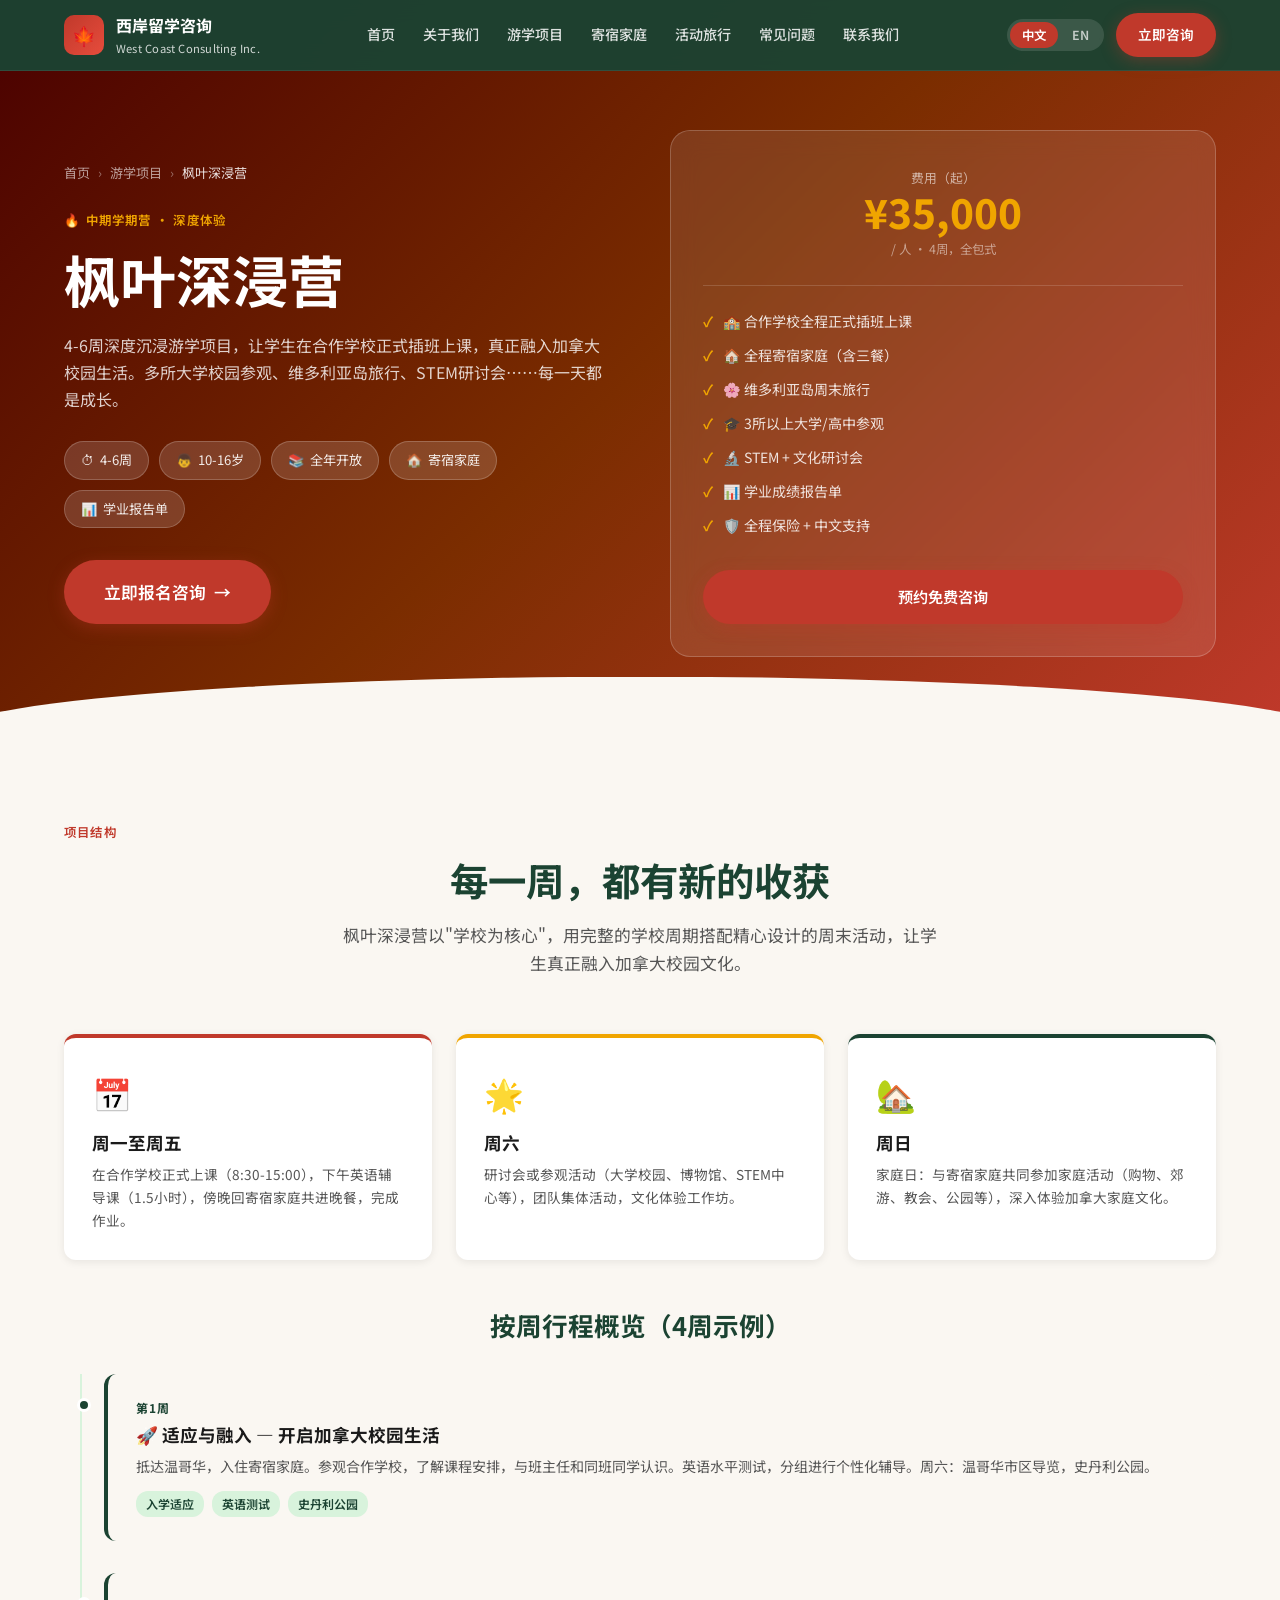
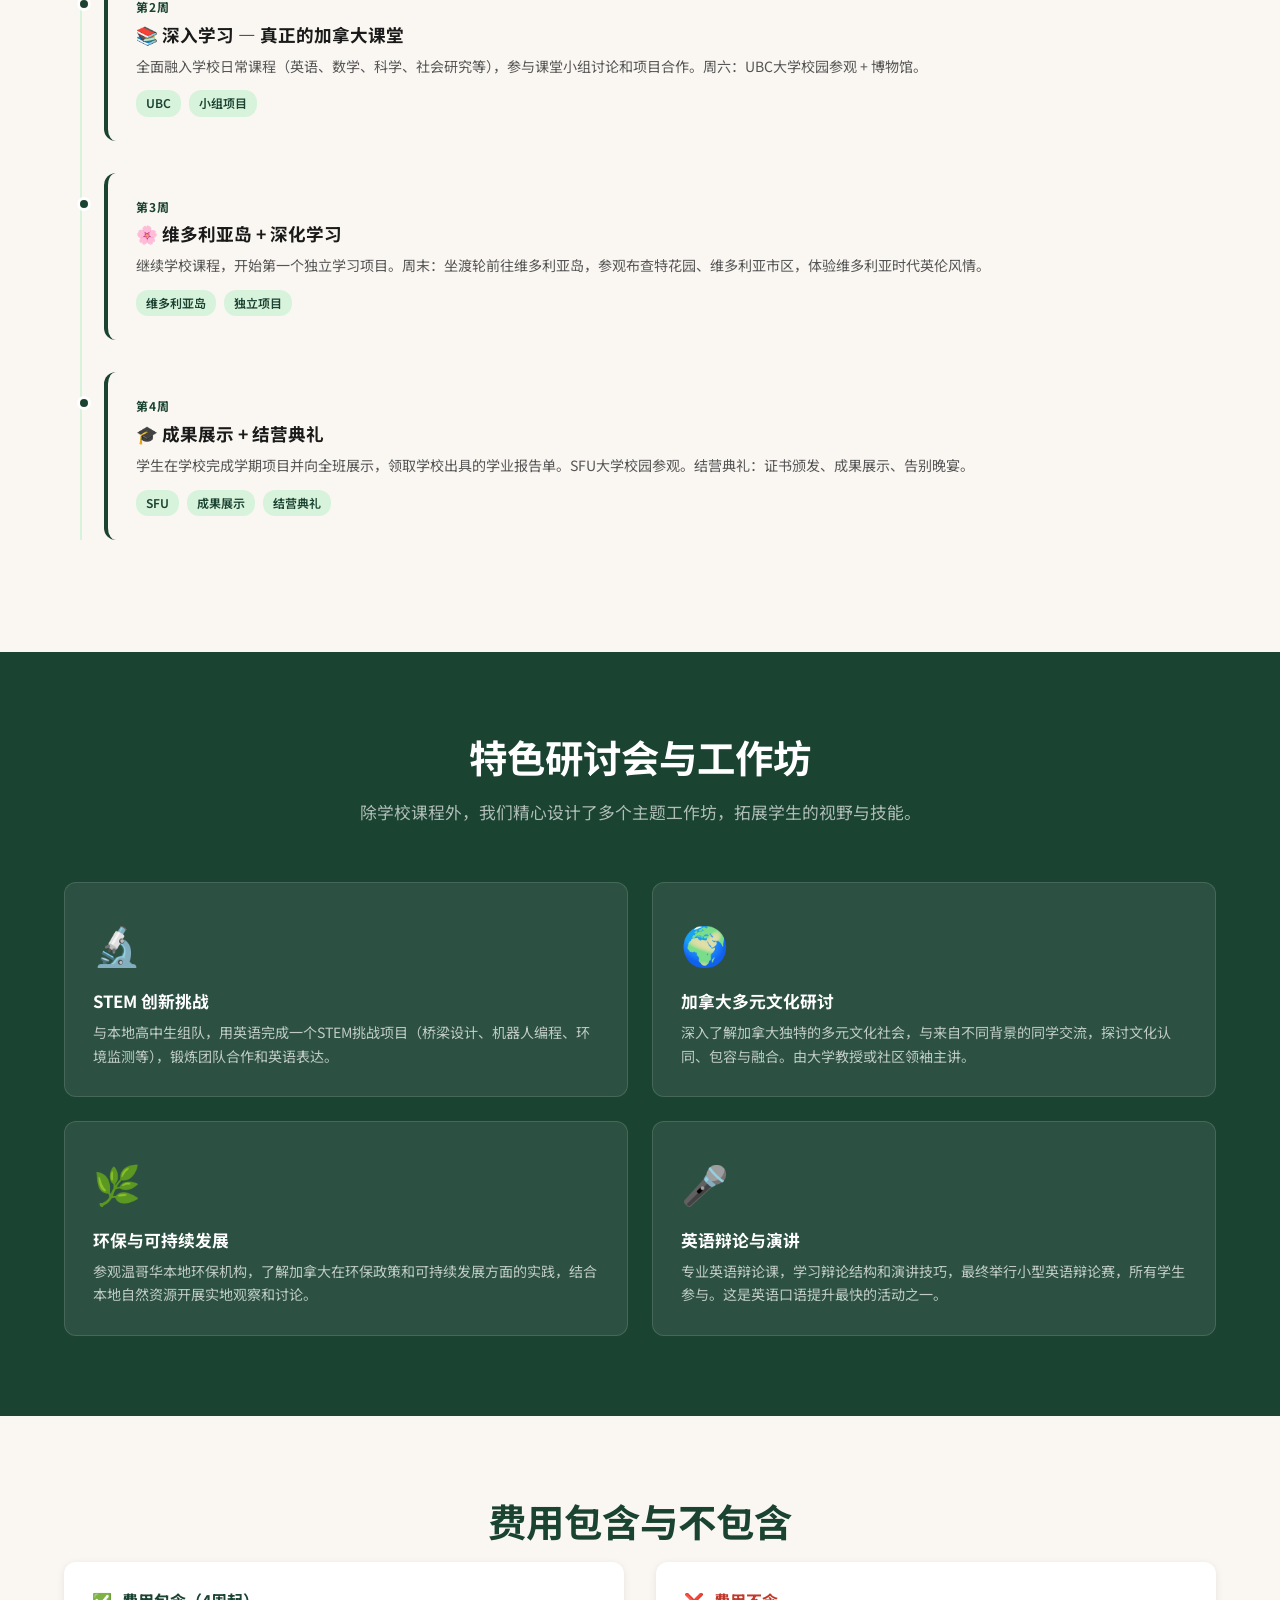
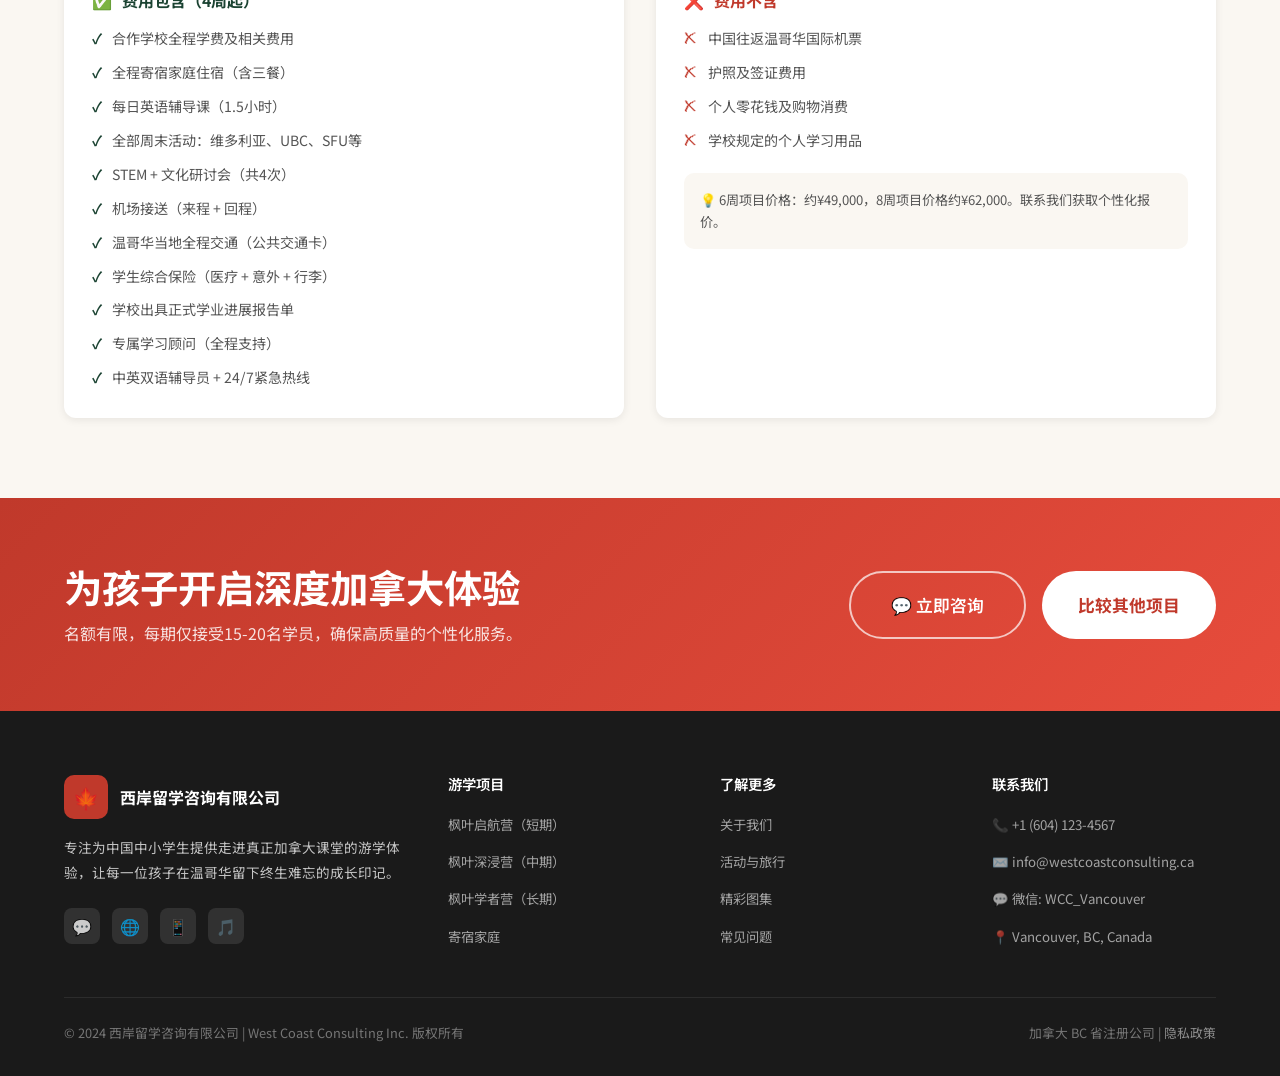
<file: program-medium.html>
<!DOCTYPE html>
<html lang="zh-CN">
<head>
  <meta charset="UTF-8" />
  <meta name="viewport" content="width=device-width, initial-scale=1.0" />
  <title>枫叶深浸营（中期4-6周）| 西岸留学咨询</title>
  <meta name="description" content="4-6周中期游学营，适合10-16岁学生，正式插班上课、多所名校参观、STEM研讨会、维多利亚岛旅行，深度沉浸加拿大校园文化。" />
  <link rel="preconnect" href="https://fonts.googleapis.com" />
  <link href="https://fonts.googleapis.com/css2?family=Noto+Sans+SC:wght@400;500;600;700;800&family=Inter:wght@400;500;600;700;800&display=swap" rel="stylesheet" />
  <link rel="stylesheet" href="css/main.css" />
</head>
<body>
<div id="navbar-placeholder"></div>

<!-- HERO -->
<section class="program-detail-hero program-medium-hero">
  <div class="container">
    <div class="detail-hero-inner">
      <div class="detail-hero-text">
        <div class="breadcrumb" style="justify-content:flex-start;margin-bottom:20px">
          <a href="index.html" style="color:rgba(255,255,255,0.6)">首页</a>
          <span style="color:rgba(255,255,255,0.4)">›</span>
          <a href="programs.html" style="color:rgba(255,255,255,0.6)">游学项目</a>
          <span style="color:rgba(255,255,255,0.4)">›</span>
          <span style="color:rgba(255,255,255,0.85)">枫叶深浸营</span>
        </div>
        <span class="label">🔥 <span lang="zh">中期学期营 · 深度体验</span><span lang="en">Medium-Term Camp · Deep Immersion</span></span>
        <h1><span lang="zh">枫叶深浸营</span><span lang="en">Maple Immersion Camp</span></h1>
        <p><span lang="zh">4-6周深度沉浸游学项目，让学生在合作学校正式插班上课，真正融入加拿大校园生活。多所大学校园参观、维多利亚岛旅行、STEM研讨会……每一天都是成长。</span><span lang="en">A 4-6 week deep immersion program where students formally enroll in a partner school, truly integrating into Canadian campus life. University tours, Victoria Island, STEM workshops — every day is growth.</span></p>
        <div class="detail-hero-pills">
          <span class="pill">⏱ <span lang="zh">4-6周</span><span lang="en">4-6 Weeks</span></span>
          <span class="pill">👦 <span lang="zh">10-16岁</span><span lang="en">Ages 10-16</span></span>
          <span class="pill">📚 <span lang="zh">全年开放</span><span lang="en">Year-round</span></span>
          <span class="pill">🏠 <span lang="zh">寄宿家庭</span><span lang="en">Homestay</span></span>
          <span class="pill">📊 <span lang="zh">学业报告单</span><span lang="en">Progress Report</span></span>
        </div>
        <a href="contact.html" class="btn btn-primary btn-lg"><span lang="zh">立即报名咨询</span><span lang="en">Enroll / Enquire</span> →</a>
      </div>
      <div class="detail-hero-card">
        <div class="price-display">
          <span class="price-from"><span lang="zh">费用（起）</span><span lang="en">Starting from</span></span>
          <span class="price-amount">¥35,000</span>
          <span class="price-note"><span lang="zh">/ 人 · 4周，全包式</span><span lang="en">/ person · 4 weeks, all-inclusive</span></span>
        </div>
        <ul>
          <li><span lang="zh">🏫 合作学校全程正式插班上课</span><span lang="en">🏫 Full-time enrollment at partner school</span></li>
          <li><span lang="zh">🏠 全程寄宿家庭（含三餐）</span><span lang="en">🏠 Full homestay (3 meals/day)</span></li>
          <li><span lang="zh">🌸 维多利亚岛周末旅行</span><span lang="en">🌸 Victoria Island weekend excursion</span></li>
          <li><span lang="zh">🎓 3所以上大学/高中参观</span><span lang="en">🎓 3+ university/school campus tours</span></li>
          <li><span lang="zh">🔬 STEM + 文化研讨会</span><span lang="en">🔬 STEM + cultural workshops</span></li>
          <li><span lang="zh">📊 学业成绩报告单</span><span lang="en">📊 Official academic progress report</span></li>
          <li><span lang="zh">🛡️ 全程保险 + 中文支持</span><span lang="en">🛡️ Insurance + Chinese support</span></li>
        </ul>
        <a href="contact.html" class="btn btn-primary" style="width:100%;justify-content:center;margin-top:8px;background:var(--red)"><span lang="zh">预约免费咨询</span><span lang="en">Book Free Consultation</span></a>
      </div>
    </div>
  </div>
</section>

<!-- PROGRAM STRUCTURE -->
<section class="section bg-cream">
  <div class="container">
    <span class="label"><span lang="zh">项目结构</span><span lang="en">Program Structure</span></span>
    <h2 class="section-title"><span lang="zh">每一周，都有新的收获</span><span lang="en">Every Week, a New Level of Growth</span></h2>
    <p class="section-subtitle"><span lang="zh">枫叶深浸营以"学校为核心"，用完整的学校周期搭配精心设计的周末活动，让学生真正融入加拿大校园文化。</span><span lang="en">Maple Immersion Camp is school-centered: complete school weeks paired with carefully designed weekend activities, helping students truly integrate into Canadian campus culture.</span></p>

    <div style="display:grid;grid-template-columns:repeat(3,1fr);gap:24px;margin-bottom:48px">
      <div style="background:var(--white);border-radius:var(--radius);padding:28px;box-shadow:var(--shadow-sm);border-top:4px solid var(--red)">
        <div style="font-size:2rem;margin-bottom:12px">📅</div>
        <h4 style="color:var(--dark);margin-bottom:8px"><span lang="zh">周一至周五</span><span lang="en">Monday – Friday</span></h4>
        <p style="font-size:0.85rem;color:var(--gray);line-height:1.7"><span lang="zh">在合作学校正式上课（8:30-15:00），下午英语辅导课（1.5小时），傍晚回寄宿家庭共进晚餐，完成作业。</span><span lang="en">Full school days at partner school (8:30-15:00), afternoon English tutoring (1.5hrs), evenings with host family for dinner and homework.</span></p>
      </div>
      <div style="background:var(--white);border-radius:var(--radius);padding:28px;box-shadow:var(--shadow-sm);border-top:4px solid var(--gold)">
        <div style="font-size:2rem;margin-bottom:12px">🌟</div>
        <h4 style="color:var(--dark);margin-bottom:8px"><span lang="zh">周六</span><span lang="en">Saturday</span></h4>
        <p style="font-size:0.85rem;color:var(--gray);line-height:1.7"><span lang="zh">研讨会或参观活动（大学校园、博物馆、STEM中心等），团队集体活动，文化体验工作坊。</span><span lang="en">Seminars or excursions (university campuses, museums, STEM centers, etc.), group activities, and cultural experience workshops.</span></p>
      </div>
      <div style="background:var(--white);border-radius:var(--radius);padding:28px;box-shadow:var(--shadow-sm);border-top:4px solid var(--green)">
        <div style="font-size:2rem;margin-bottom:12px">🏡</div>
        <h4 style="color:var(--dark);margin-bottom:8px"><span lang="zh">周日</span><span lang="en">Sunday</span></h4>
        <p style="font-size:0.85rem;color:var(--gray);line-height:1.7"><span lang="zh">家庭日：与寄宿家庭共同参加家庭活动（购物、郊游、教会、公园等），深入体验加拿大家庭文化。</span><span lang="en">Family Day: join host family for weekend activities (shopping, outings, church, park, etc.), deeply experiencing Canadian family culture.</span></p>
      </div>
    </div>

    <!-- Weekly breakdown -->
    <h3 style="color:var(--green);margin-bottom:32px;text-align:center"><span lang="zh">按周行程概览（4周示例）</span><span lang="en">Weekly Overview (4-Week Sample)</span></h3>
    <div class="itinerary-timeline">
      <div class="day-block">
        <div class="day-label"><span lang="zh">第1周</span><span lang="en">Week 1</span></div>
        <h4><span lang="zh">🚀 适应与融入 — 开启加拿大校园生活</span><span lang="en">🚀 Orientation & Integration</span></h4>
        <p><span lang="zh">抵达温哥华，入住寄宿家庭。参观合作学校，了解课程安排，与班主任和同班同学认识。英语水平测试，分组进行个性化辅导。周六：温哥华市区导览，史丹利公园。</span><span lang="en">Arrive Vancouver, settle into homestay. Tour partner school, meet teachers and classmates. English level assessment and personalized tutoring groups. Saturday: Vancouver city tour, Stanley Park.</span></p>
        <div class="day-tags"><span class="day-tag"><span lang="zh">入学适应</span><span lang="en">Orientation</span></span><span class="day-tag"><span lang="zh">英语测试</span><span lang="en">Assessment</span></span><span class="day-tag"><span lang="zh">史丹利公园</span><span lang="en">Stanley Park</span></span></div>
      </div>
      <div class="day-block">
        <div class="day-label"><span lang="zh">第2周</span><span lang="en">Week 2</span></div>
        <h4><span lang="zh">📚 深入学习 — 真正的加拿大课堂</span><span lang="en">📚 Deep Learning — Real Canadian Classes</span></h4>
        <p><span lang="zh">全面融入学校日常课程（英语、数学、科学、社会研究等），参与课堂小组讨论和项目合作。周六：UBC大学校园参观 + 博物馆。</span><span lang="en">Fully join all school subjects (English, Math, Science, Social Studies), participate in group discussions and projects. Saturday: UBC campus tour + Museum of Anthropology.</span></p>
        <div class="day-tags"><span class="day-tag">UBC</span><span class="day-tag"><span lang="zh">小组项目</span><span lang="en">Group Projects</span></span></div>
      </div>
      <div class="day-block">
        <div class="day-label"><span lang="zh">第3周</span><span lang="en">Week 3</span></div>
        <h4><span lang="zh">🌸 维多利亚岛 + 深化学习</span><span lang="en">🌸 Victoria Island + Advanced Learning</span></h4>
        <p><span lang="zh">继续学校课程，开始第一个独立学习项目。周末：坐渡轮前往维多利亚岛，参观布查特花园、维多利亚市区，体验维多利亚时代英伦风情。</span><span lang="en">Continue school courses, begin first independent learning project. Weekend: ferry to Victoria Island, visit Butchart Gardens, downtown Victoria, and experience its British heritage.</span></p>
        <div class="day-tags"><span class="day-tag"><span lang="zh">维多利亚岛</span><span lang="en">Victoria Island</span></span><span class="day-tag"><span lang="zh">独立项目</span><span lang="en">Independent Project</span></span></div>
      </div>
      <div class="day-block">
        <div class="day-label"><span lang="zh">第4周</span><span lang="en">Week 4</span></div>
        <h4><span lang="zh">🎓 成果展示 + 结营典礼</span><span lang="en">🎓 Project Presentations + Closing Ceremony</span></h4>
        <p><span lang="zh">学生在学校完成学期项目并向全班展示，领取学校出具的学业报告单。SFU大学校园参观。结营典礼：证书颁发、成果展示、告别晚宴。</span><span lang="en">Students complete and present their school projects to the class, receive the school's official progress report. SFU campus tour. Closing ceremony: certificate presentation, project showcase, farewell dinner.</span></p>
        <div class="day-tags"><span class="day-tag">SFU</span><span class="day-tag"><span lang="zh">成果展示</span><span lang="en">Presentations</span></span><span class="day-tag"><span lang="zh">结营典礼</span><span lang="en">Closing</span></span></div>
      </div>
    </div>
  </div>
</section>

<!-- WORKSHOPS -->
<section class="section why-us">
  <div class="container">
    <h2 class="section-title" style="color:#fff"><span lang="zh">特色研讨会与工作坊</span><span lang="en">Featured Workshops & Seminars</span></h2>
    <p class="section-subtitle" style="color:rgba(255,255,255,0.65)"><span lang="zh">除学校课程外，我们精心设计了多个主题工作坊，拓展学生的视野与技能。</span><span lang="en">Beyond school classes, we've designed themed workshops to broaden students' horizons and skills.</span></p>
    <div class="why-us-grid">
      <div class="why-card">
        <div class="why-icon">🔬</div>
        <h4><span lang="zh">STEM 创新挑战</span><span lang="en">STEM Innovation Challenge</span></h4>
        <p><span lang="zh">与本地高中生组队，用英语完成一个STEM挑战项目（桥梁设计、机器人编程、环境监测等），锻炼团队合作和英语表达。</span><span lang="en">Team up with local high school students to complete a STEM challenge in English (bridge design, robotics, environmental monitoring), building teamwork and English communication skills.</span></p>
      </div>
      <div class="why-card">
        <div class="why-icon">🌍</div>
        <h4><span lang="zh">加拿大多元文化研讨</span><span lang="en">Canadian Multiculturalism Seminar</span></h4>
        <p><span lang="zh">深入了解加拿大独特的多元文化社会，与来自不同背景的同学交流，探讨文化认同、包容与融合。由大学教授或社区领袖主讲。</span><span lang="en">Explore Canada's unique multicultural society, engage with peers from diverse backgrounds, and discuss cultural identity, inclusion, and integration. Led by a university professor or community leader.</span></p>
      </div>
      <div class="why-card">
        <div class="why-icon">🌿</div>
        <h4><span lang="zh">环保与可持续发展</span><span lang="en">Sustainability & Environment</span></h4>
        <p><span lang="zh">参观温哥华本地环保机构，了解加拿大在环保政策和可持续发展方面的实践，结合本地自然资源开展实地观察和讨论。</span><span lang="en">Visit a Vancouver environmental organization, learn about Canada's environmental policies and sustainable practices, and conduct field observations in local natural settings.</span></p>
      </div>
      <div class="why-card">
        <div class="why-icon">🎤</div>
        <h4><span lang="zh">英语辩论与演讲</span><span lang="en">English Debate & Public Speaking</span></h4>
        <p><span lang="zh">专业英语辩论课，学习辩论结构和演讲技巧，最终举行小型英语辩论赛，所有学生参与。这是英语口语提升最快的活动之一。</span><span lang="en">Professional English debate class teaching structure and speaking techniques, culminating in a mini debate competition. One of the most effective activities for spoken English improvement.</span></p>
      </div>
    </div>
  </div>
</section>

<!-- INCLUDES -->
<section class="section bg-cream">
  <div class="container">
    <h2 class="section-title"><span lang="zh">费用包含与不包含</span><span lang="en">What's Included / Excluded</span></h2>
    <div class="includes-grid">
      <div class="includes-box">
        <h4 style="color:var(--green)">✅ <span lang="zh">费用包含（4周起）</span><span lang="en">Included (from 4 weeks)</span></h4>
        <ul>
          <li><span class="check-icon">✓</span><span lang="zh">合作学校全程学费及相关费用</span><span lang="en">Partner school tuition & fees</span></li>
          <li><span class="check-icon">✓</span><span lang="zh">全程寄宿家庭住宿（含三餐）</span><span lang="en">Full homestay (3 meals/day)</span></li>
          <li><span class="check-icon">✓</span><span lang="zh">每日英语辅导课（1.5小时）</span><span lang="en">Daily English tutoring (1.5 hrs)</span></li>
          <li><span class="check-icon">✓</span><span lang="zh">全部周末活动：维多利亚、UBC、SFU等</span><span lang="en">All weekend activities: Victoria, UBC, SFU, etc.</span></li>
          <li><span class="check-icon">✓</span><span lang="zh">STEM + 文化研讨会（共4次）</span><span lang="en">STEM + cultural workshops (4 total)</span></li>
          <li><span class="check-icon">✓</span><span lang="zh">机场接送（来程 + 回程）</span><span lang="en">Airport transfers (both ways)</span></li>
          <li><span class="check-icon">✓</span><span lang="zh">温哥华当地全程交通（公共交通卡）</span><span lang="en">All local transportation (transit pass)</span></li>
          <li><span class="check-icon">✓</span><span lang="zh">学生综合保险（医疗 + 意外 + 行李）</span><span lang="en">Comprehensive insurance (medical + accident + luggage)</span></li>
          <li><span class="check-icon">✓</span><span lang="zh">学校出具正式学业进展报告单</span><span lang="en">Official school academic progress report</span></li>
          <li><span class="check-icon">✓</span><span lang="zh">专属学习顾问（全程支持）</span><span lang="en">Dedicated learning advisor (full support)</span></li>
          <li><span class="check-icon">✓</span><span lang="zh">中英双语辅导员 + 24/7紧急热线</span><span lang="en">Bilingual counselors + 24/7 emergency line</span></li>
        </ul>
      </div>
      <div class="includes-box">
        <h4 style="color:var(--red)">❌ <span lang="zh">费用不含</span><span lang="en">Not Included</span></h4>
        <ul>
          <li><span class="cross-icon">✗</span><span lang="zh">中国往返温哥华国际机票</span><span lang="en">International airfare</span></li>
          <li><span class="cross-icon">✗</span><span lang="zh">护照及签证费用</span><span lang="en">Passport & visa fees</span></li>
          <li><span class="cross-icon">✗</span><span lang="zh">个人零花钱及购物消费</span><span lang="en">Personal spending money & shopping</span></li>
          <li><span class="cross-icon">✗</span><span lang="zh">学校规定的个人学习用品</span><span lang="en">Personal school supplies required by school</span></li>
        </ul>
        <div style="background:var(--cream);border-radius:10px;padding:16px;margin-top:20px">
          <p style="font-size:0.82rem;color:var(--gray)">💡 <span lang="zh">6周项目价格：约¥49,000，8周项目价格约¥62,000。联系我们获取个性化报价。</span><span lang="en">6-week program: approx. ¥49,000; 8-week: approx. ¥62,000. Contact us for a personalized quote.</span></p>
        </div>
      </div>
    </div>
  </div>
</section>

<section class="contact-strip">
  <div class="container">
    <div class="contact-strip-inner">
      <div>
        <h2><span lang="zh">为孩子开启深度加拿大体验</span><span lang="en">Give Your Child a Deep Canadian Experience</span></h2>
        <p><span lang="zh">名额有限，每期仅接受15-20名学员，确保高质量的个性化服务。</span><span lang="en">Only 15-20 students per session to ensure personalized, high-quality support.</span></p>
      </div>
      <div class="contact-strip-btns">
        <a href="contact.html" class="btn btn-secondary btn-lg"><span lang="zh">💬 立即咨询</span><span lang="en">💬 Enquire Now</span></a>
        <a href="programs.html" class="btn btn-lg" style="background:#fff;color:var(--red);font-weight:700;border-radius:50px;padding:18px 36px"><span lang="zh">比较其他项目</span><span lang="en">Compare Programs</span></a>
      </div>
    </div>
  </div>
</section>

<div id="footer-placeholder"></div>
<script src="js/components.js"></script>
<script src="js/main.js"></script>
</body>
</html>
</file>
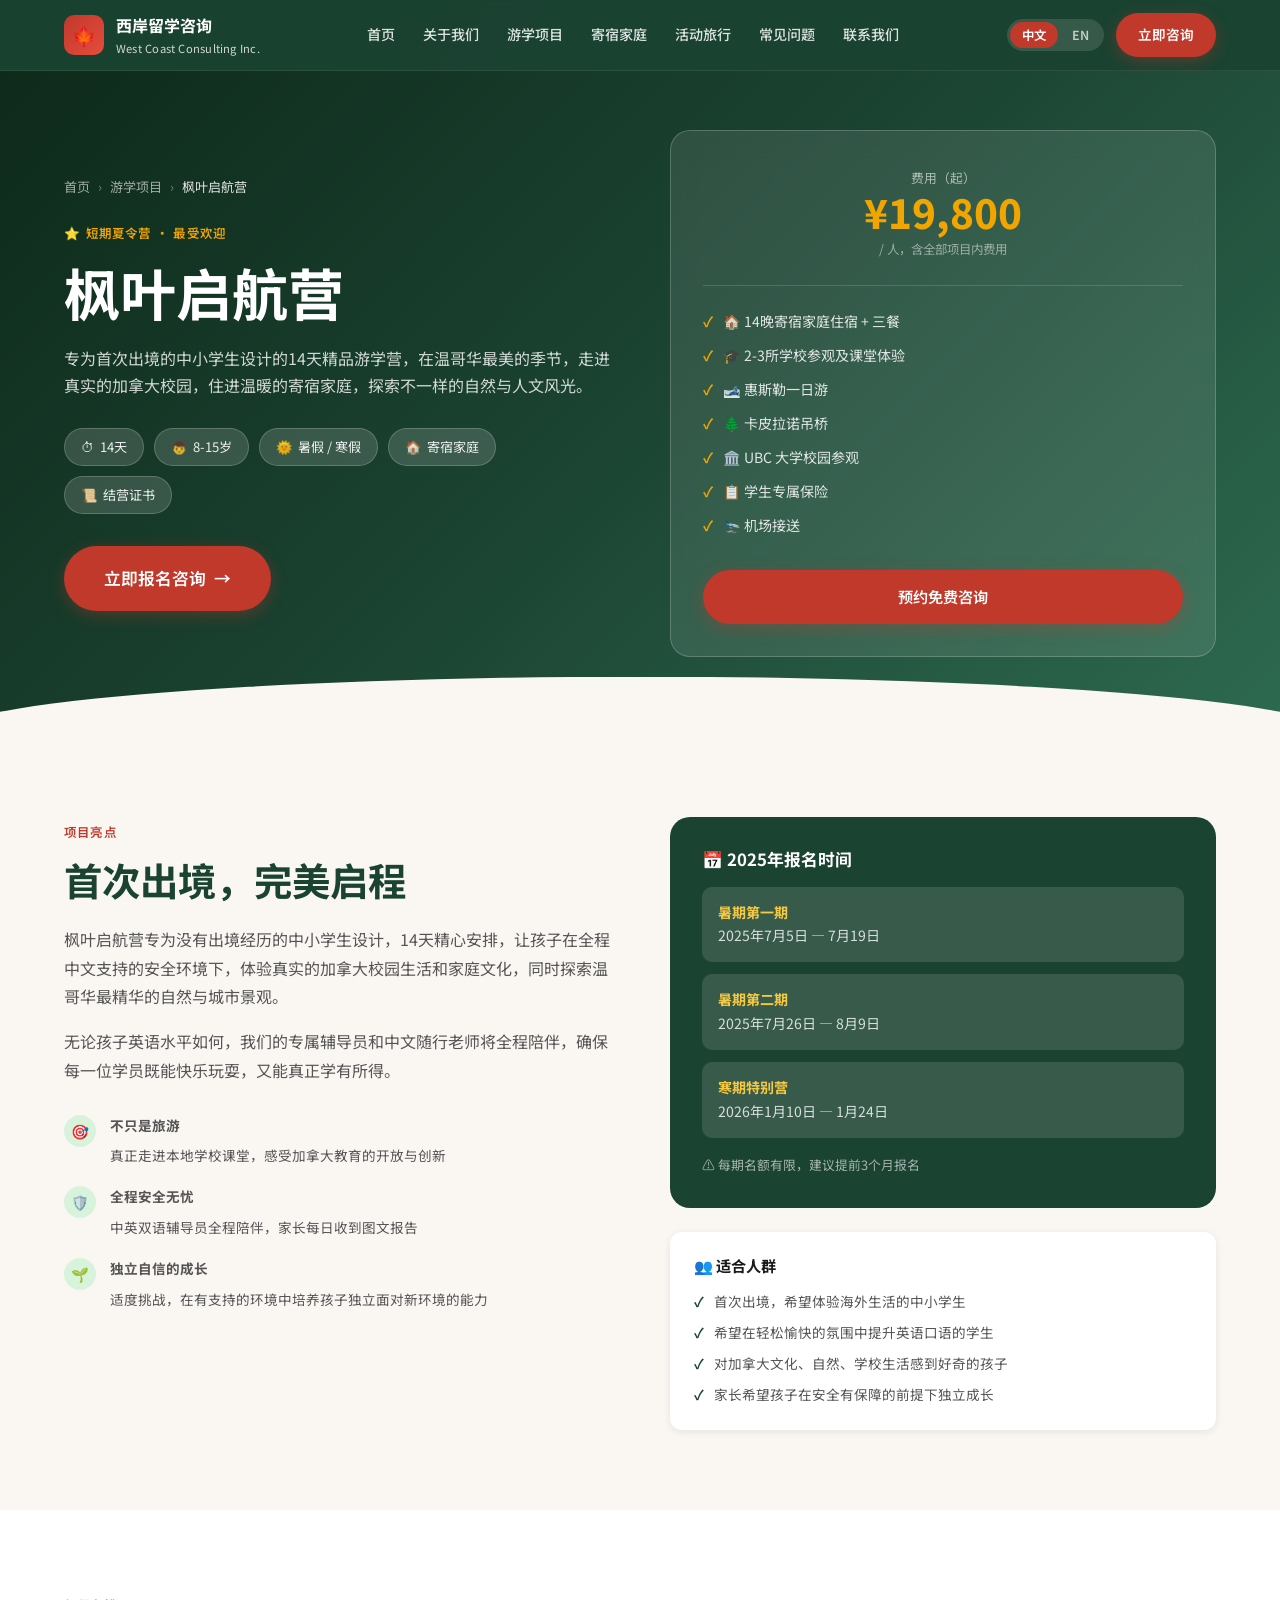
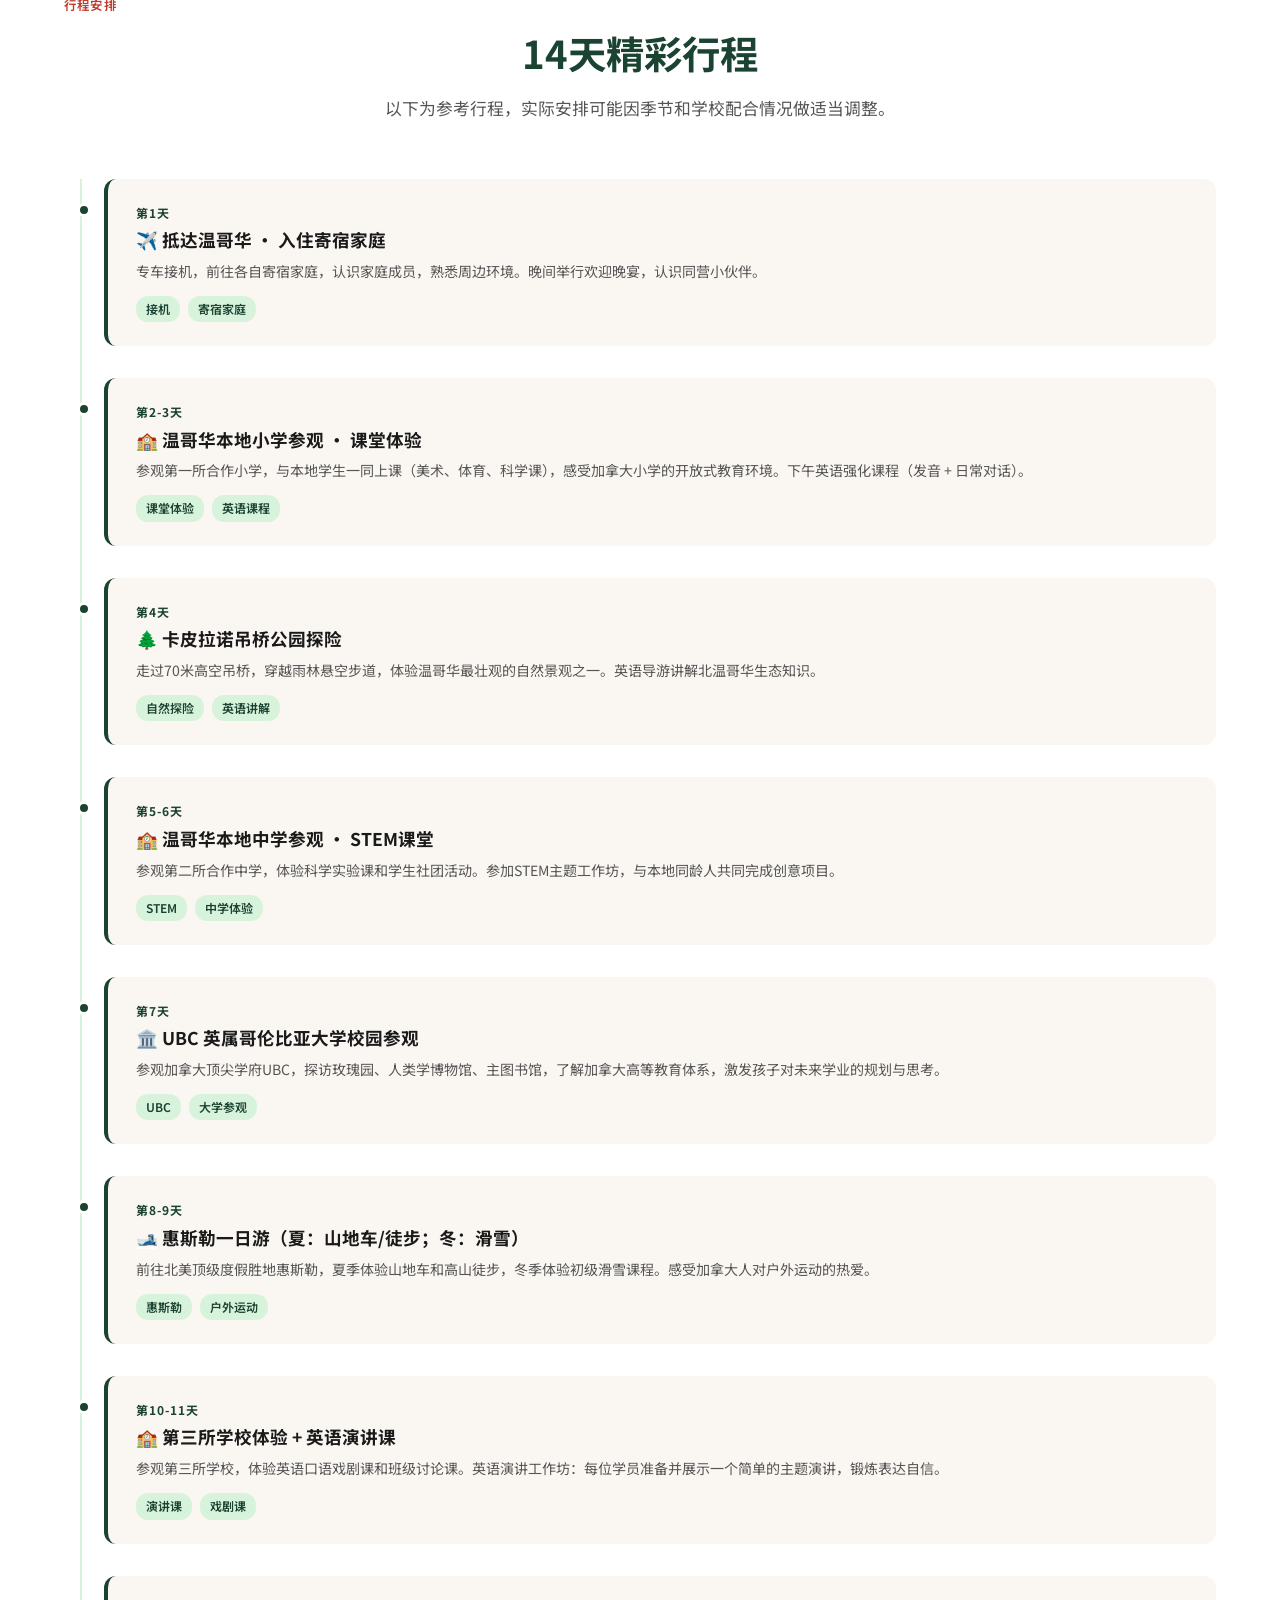
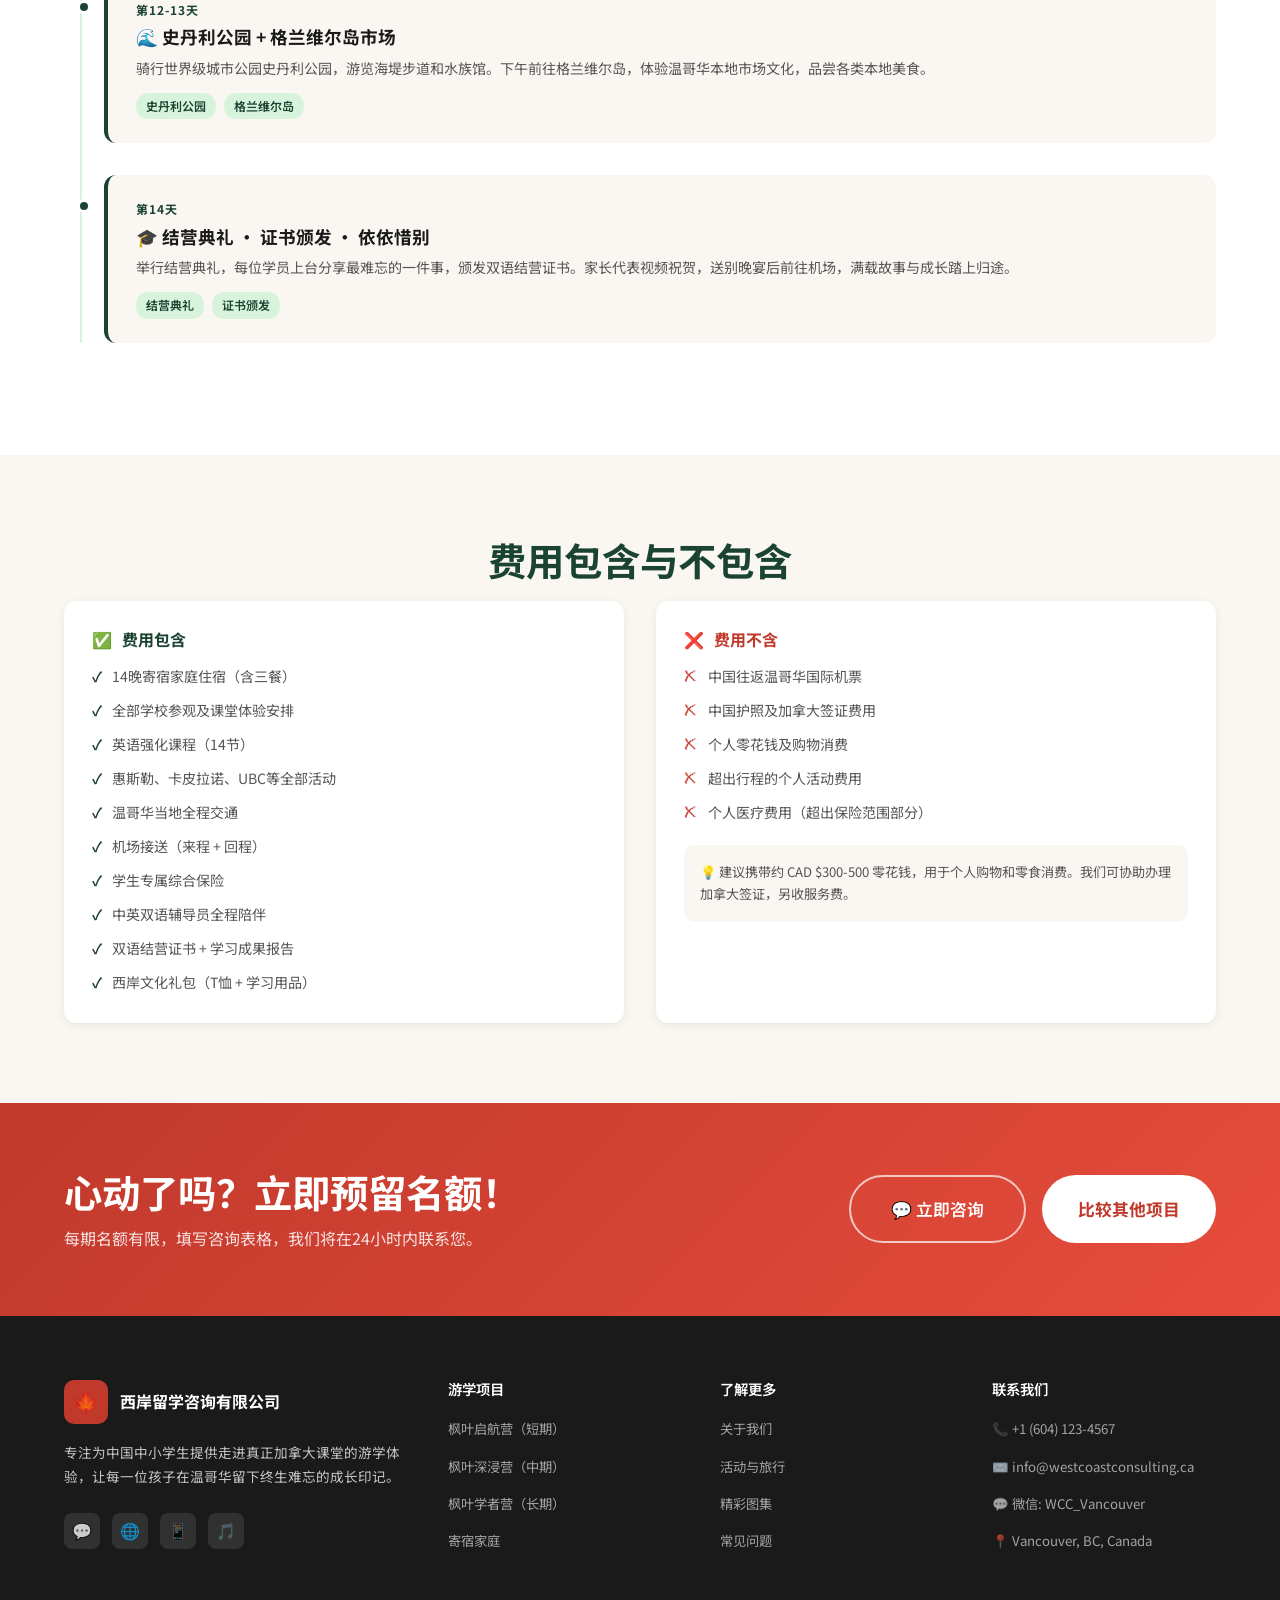
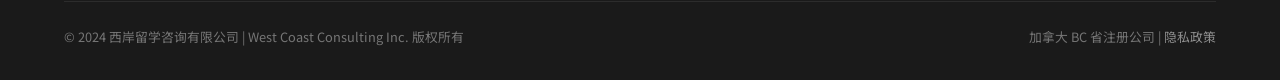
<file: program-short.html>
<!DOCTYPE html>
<html lang="zh-CN">
<head>
  <meta charset="UTF-8" />
  <meta name="viewport" content="width=device-width, initial-scale=1.0" />
  <title>枫叶启航营（短期14天）| 西岸留学咨询</title>
  <meta name="description" content="14天短期夏令营，适合8-15岁首次出境的中小学生，插班上课、寄宿家庭、惠斯勒一日游，开启加拿大初体验。" />
  <link rel="preconnect" href="https://fonts.googleapis.com" />
  <link href="https://fonts.googleapis.com/css2?family=Noto+Sans+SC:wght@400;500;600;700;800&family=Inter:wght@400;500;600;700;800&display=swap" rel="stylesheet" />
  <link rel="stylesheet" href="css/main.css" />
</head>
<body>
<div id="navbar-placeholder"></div>

<!-- HERO -->
<section class="program-detail-hero program-short-hero">
  <div class="container">
    <div class="detail-hero-inner">
      <div class="detail-hero-text">
        <div class="breadcrumb" style="justify-content:flex-start;margin-bottom:20px">
          <a href="index.html" style="color:rgba(255,255,255,0.6)">首页</a>
          <span style="color:rgba(255,255,255,0.4)">›</span>
          <a href="programs.html" style="color:rgba(255,255,255,0.6)">游学项目</a>
          <span style="color:rgba(255,255,255,0.4)">›</span>
          <span style="color:rgba(255,255,255,0.85)">枫叶启航营</span>
        </div>
        <span class="label">⭐ <span lang="zh">短期夏令营 · 最受欢迎</span><span lang="en">Short-Term Camp · Most Popular</span></span>
        <h1><span lang="zh">枫叶启航营</span><span lang="en">Maple Explorer Camp</span></h1>
        <p><span lang="zh">专为首次出境的中小学生设计的14天精品游学营，在温哥华最美的季节，走进真实的加拿大校园，住进温暖的寄宿家庭，探索不一样的自然与人文风光。</span><span lang="en">A 14-day premium camp designed for first-time travelers aged 8-15. Walk into real Canadian classrooms, live with a warm host family, and explore Vancouver's stunning nature and culture.</span></p>
        <div class="detail-hero-pills">
          <span class="pill">⏱ <span lang="zh">14天</span><span lang="en">14 Days</span></span>
          <span class="pill">👦 <span lang="zh">8-15岁</span><span lang="en">Ages 8-15</span></span>
          <span class="pill">🌞 <span lang="zh">暑假 / 寒假</span><span lang="en">Summer / Winter</span></span>
          <span class="pill">🏠 <span lang="zh">寄宿家庭</span><span lang="en">Homestay</span></span>
          <span class="pill">📜 <span lang="zh">结营证书</span><span lang="en">Certificate</span></span>
        </div>
        <a href="contact.html" class="btn btn-primary btn-lg"><span lang="zh">立即报名咨询</span><span lang="en">Enroll / Enquire</span> →</a>
      </div>
      <div class="detail-hero-card">
        <div class="price-display">
          <span class="price-from"><span lang="zh">费用（起）</span><span lang="en">Starting from</span></span>
          <span class="price-amount">¥19,800</span>
          <span class="price-note"><span lang="zh">/ 人，含全部项目内费用</span><span lang="en">/ person, all-inclusive</span></span>
        </div>
        <ul>
          <li><span lang="zh">🏠 14晚寄宿家庭住宿 + 三餐</span><span lang="en">🏠 14-night homestay + 3 meals/day</span></li>
          <li><span lang="zh">🎓 2-3所学校参观及课堂体验</span><span lang="en">🎓 2-3 school visits & classes</span></li>
          <li><span lang="zh">🎿 惠斯勒一日游</span><span lang="en">🎿 Whistler day trip</span></li>
          <li><span lang="zh">🌲 卡皮拉诺吊桥</span><span lang="en">🌲 Capilano Suspension Bridge</span></li>
          <li><span lang="zh">🏛️ UBC 大学校园参观</span><span lang="en">🏛️ UBC campus tour</span></li>
          <li><span lang="zh">📋 学生专属保险</span><span lang="en">📋 Student insurance included</span></li>
          <li><span lang="zh">🛬 机场接送</span><span lang="en">🛬 Airport transfers</span></li>
        </ul>
        <a href="contact.html" class="btn btn-primary" style="width:100%;justify-content:center;margin-top:8px"><span lang="zh">预约免费咨询</span><span lang="en">Book Free Consultation</span></a>
      </div>
    </div>
  </div>
</section>

<!-- OVERVIEW -->
<section class="section bg-cream">
  <div class="container">
    <div style="display:grid;grid-template-columns:1fr 1fr;gap:60px;align-items:start">
      <div>
        <span class="label"><span lang="zh">项目亮点</span><span lang="en">Program Highlights</span></span>
        <h2 style="color:var(--green);margin-bottom:20px"><span lang="zh">首次出境，完美启程</span><span lang="en">A Perfect First Step Abroad</span></h2>
        <p style="color:var(--gray);margin-bottom:16px;line-height:1.8"><span lang="zh">枫叶启航营专为没有出境经历的中小学生设计，14天精心安排，让孩子在全程中文支持的安全环境下，体验真实的加拿大校园生活和家庭文化，同时探索温哥华最精华的自然与城市景观。</span><span lang="en">Maple Explorer Camp is designed for students with no prior international experience. Our 14-day program gives children a safe, fully supported environment to experience real Canadian school life, family culture, and Vancouver's best natural and urban landmarks.</span></p>
        <p style="color:var(--gray);margin-bottom:28px;line-height:1.8"><span lang="zh">无论孩子英语水平如何，我们的专属辅导员和中文随行老师将全程陪伴，确保每一位学员既能快乐玩耍，又能真正学有所得。</span><span lang="en">Regardless of English level, our dedicated counselors and bilingual accompanying teachers ensure every student has fun while genuinely learning and growing.</span></p>
        <div class="about-values">
          <div class="value-item">
            <div class="value-dot">🎯</div>
            <div><strong><span lang="zh">不只是旅游</span><span lang="en">More Than Tourism</span></strong><span><span lang="zh">真正走进本地学校课堂，感受加拿大教育的开放与创新</span><span lang="en">Actually enter local school classrooms and experience Canada's open, innovative education</span></span></div>
          </div>
          <div class="value-item">
            <div class="value-dot">🛡️</div>
            <div><strong><span lang="zh">全程安全无忧</span><span lang="en">Safe Every Step</span></strong><span><span lang="zh">中英双语辅导员全程陪伴，家长每日收到图文报告</span><span lang="en">Bilingual counselors throughout; parents receive daily photo reports</span></span></div>
          </div>
          <div class="value-item">
            <div class="value-dot">🌱</div>
            <div><strong><span lang="zh">独立自信的成长</span><span lang="en">Growing Independence</span></strong><span><span lang="zh">适度挑战，在有支持的环境中培养孩子独立面对新环境的能力</span><span lang="en">Gentle challenges in a supportive setting build confidence and independence</span></span></div>
          </div>
        </div>
      </div>
      <div>
        <div style="background:var(--green);border-radius:var(--radius-lg);padding:32px;color:#fff;margin-bottom:24px">
          <h4 style="color:#fff;margin-bottom:16px;font-size:1.05rem">📅 <span lang="zh">2025年报名时间</span><span lang="en">2025 Enrollment Dates</span></h4>
          <div style="display:flex;flex-direction:column;gap:12px">
            <div style="background:rgba(255,255,255,0.12);border-radius:10px;padding:14px 16px;font-size:0.88rem">
              <strong style="color:#f5c842"><span lang="zh">暑期第一期</span><span lang="en">Summer Session 1</span></strong><br>
              <span style="color:rgba(255,255,255,0.8)">2025年7月5日 — 7月19日</span>
            </div>
            <div style="background:rgba(255,255,255,0.12);border-radius:10px;padding:14px 16px;font-size:0.88rem">
              <strong style="color:#f5c842"><span lang="zh">暑期第二期</span><span lang="en">Summer Session 2</span></strong><br>
              <span style="color:rgba(255,255,255,0.8)">2025年7月26日 — 8月9日</span>
            </div>
            <div style="background:rgba(255,255,255,0.12);border-radius:10px;padding:14px 16px;font-size:0.88rem">
              <strong style="color:#f5c842"><span lang="zh">寒期特别营</span><span lang="en">Winter Special</span></strong><br>
              <span style="color:rgba(255,255,255,0.8)">2026年1月10日 — 1月24日</span>
            </div>
          </div>
          <p style="font-size:0.8rem;color:rgba(255,255,255,0.6);margin-top:16px">⚠️ <span lang="zh">每期名额有限，建议提前3个月报名</span><span lang="en">Limited spots per session — apply 3 months in advance</span></p>
        </div>
        <div style="background:var(--white);border-radius:var(--radius);padding:24px;box-shadow:var(--shadow-sm)">
          <h4 style="color:var(--dark);margin-bottom:14px;font-size:0.95rem">👥 <span lang="zh">适合人群</span><span lang="en">Who It's For</span></h4>
          <ul style="display:flex;flex-direction:column;gap:8px">
            <li style="display:flex;gap:10px;font-size:0.85rem;color:var(--gray)"><span style="color:var(--green);font-weight:700">✓</span><span lang="zh">首次出境，希望体验海外生活的中小学生</span><span lang="en">First-time travelers wanting to experience life abroad</span></li>
            <li style="display:flex;gap:10px;font-size:0.85rem;color:var(--gray)"><span style="color:var(--green);font-weight:700">✓</span><span lang="zh">希望在轻松愉快的氛围中提升英语口语的学生</span><span lang="en">Students wanting to improve spoken English in a fun setting</span></li>
            <li style="display:flex;gap:10px;font-size:0.85rem;color:var(--gray)"><span style="color:var(--green);font-weight:700">✓</span><span lang="zh">对加拿大文化、自然、学校生活感到好奇的孩子</span><span lang="en">Curious kids excited about Canadian culture, nature, and school</span></li>
            <li style="display:flex;gap:10px;font-size:0.85rem;color:var(--gray)"><span style="color:var(--green);font-weight:700">✓</span><span lang="zh">家长希望孩子在安全有保障的前提下独立成长</span><span lang="en">Parents who want safe, supervised independence for their child</span></li>
          </ul>
        </div>
      </div>
    </div>
  </div>
</section>

<!-- ITINERARY -->
<section class="section itinerary">
  <div class="container">
    <span class="label"><span lang="zh">行程安排</span><span lang="en">Sample Itinerary</span></span>
    <h2 class="section-title"><span lang="zh">14天精彩行程</span><span lang="en">14-Day Journey Overview</span></h2>
    <p class="section-subtitle"><span lang="zh">以下为参考行程，实际安排可能因季节和学校配合情况做适当调整。</span><span lang="en">Sample itinerary — actual schedule may vary slightly by season and school availability.</span></p>
    <div class="itinerary-timeline">
      <div class="day-block">
        <div class="day-label"><span lang="zh">第1天</span><span lang="en">Day 1</span></div>
        <h4><span lang="zh">✈️ 抵达温哥华 · 入住寄宿家庭</span><span lang="en">✈️ Arrive in Vancouver · Meet Host Family</span></h4>
        <p><span lang="zh">专车接机，前往各自寄宿家庭，认识家庭成员，熟悉周边环境。晚间举行欢迎晚宴，认识同营小伙伴。</span><span lang="en">Private airport pickup, travel to host family homes, meet the family, explore the neighborhood. Evening welcome dinner to meet fellow campers.</span></p>
        <div class="day-tags"><span class="day-tag"><span lang="zh">接机</span><span lang="en">Airport Pickup</span></span><span class="day-tag"><span lang="zh">寄宿家庭</span><span lang="en">Homestay</span></span></div>
      </div>
      <div class="day-block">
        <div class="day-label"><span lang="zh">第2-3天</span><span lang="en">Days 2-3</span></div>
        <h4><span lang="zh">🏫 温哥华本地小学参观 · 课堂体验</span><span lang="en">🏫 Local Elementary School Visit · Classroom Experience</span></h4>
        <p><span lang="zh">参观第一所合作小学，与本地学生一同上课（美术、体育、科学课），感受加拿大小学的开放式教育环境。下午英语强化课程（发音 + 日常对话）。</span><span lang="en">Visit the first partner school, join local students for Art, PE, and Science classes. Experience Canada's open educational environment. Afternoon English intensive: pronunciation + daily conversations.</span></p>
        <div class="day-tags"><span class="day-tag"><span lang="zh">课堂体验</span><span lang="en">Classroom</span></span><span class="day-tag"><span lang="zh">英语课程</span><span lang="en">English Class</span></span></div>
      </div>
      <div class="day-block">
        <div class="day-label"><span lang="zh">第4天</span><span lang="en">Day 4</span></div>
        <h4><span lang="zh">🌲 卡皮拉诺吊桥公园探险</span><span lang="en">🌲 Capilano Suspension Bridge Adventure</span></h4>
        <p><span lang="zh">走过70米高空吊桥，穿越雨林悬空步道，体验温哥华最壮观的自然景观之一。英语导游讲解北温哥华生态知识。</span><span lang="en">Cross the 70m suspension bridge, traverse the Treetops Adventure walkways, and experience one of Vancouver's most spectacular natural landmarks. English-guided eco tour of North Vancouver.</span></p>
        <div class="day-tags"><span class="day-tag"><span lang="zh">自然探险</span><span lang="en">Nature</span></span><span class="day-tag"><span lang="zh">英语讲解</span><span lang="en">English Tour</span></span></div>
      </div>
      <div class="day-block">
        <div class="day-label"><span lang="zh">第5-6天</span><span lang="en">Days 5-6</span></div>
        <h4><span lang="zh">🏫 温哥华本地中学参观 · STEM课堂</span><span lang="en">🏫 Local High School Visit · STEM Workshop</span></h4>
        <p><span lang="zh">参观第二所合作中学，体验科学实验课和学生社团活动。参加STEM主题工作坊，与本地同龄人共同完成创意项目。</span><span lang="en">Visit the second partner high school, experience science lab and student club activities. Join a STEM workshop and collaborate with local peers on a creative project.</span></p>
        <div class="day-tags"><span class="day-tag">STEM</span><span class="day-tag"><span lang="zh">中学体验</span><span lang="en">High School</span></span></div>
      </div>
      <div class="day-block">
        <div class="day-label"><span lang="zh">第7天</span><span lang="en">Day 7</span></div>
        <h4><span lang="zh">🏛️ UBC 英属哥伦比亚大学校园参观</span><span lang="en">🏛️ UBC Campus Tour</span></h4>
        <p><span lang="zh">参观加拿大顶尖学府UBC，探访玫瑰园、人类学博物馆、主图书馆，了解加拿大高等教育体系，激发孩子对未来学业的规划与思考。</span><span lang="en">Tour Canada's top-ranked UBC: Rose Garden, Museum of Anthropology, main library. Learn about Canadian higher education and inspire future academic planning.</span></p>
        <div class="day-tags"><span class="day-tag">UBC</span><span class="day-tag"><span lang="zh">大学参观</span><span lang="en">University Tour</span></span></div>
      </div>
      <div class="day-block">
        <div class="day-label"><span lang="zh">第8-9天</span><span lang="en">Days 8-9</span></div>
        <h4><span lang="zh">🎿 惠斯勒一日游（夏：山地车/徒步；冬：滑雪）</span><span lang="en">🎿 Whistler Day Trip (Summer: biking/hiking; Winter: skiing)</span></h4>
        <p><span lang="zh">前往北美顶级度假胜地惠斯勒，夏季体验山地车和高山徒步，冬季体验初级滑雪课程。感受加拿大人对户外运动的热爱。</span><span lang="en">Head to Whistler, North America's premier resort. In summer: mountain biking and alpine hiking. In winter: beginner ski lessons. Experience Canadians' love of outdoor adventure.</span></p>
        <div class="day-tags"><span class="day-tag"><span lang="zh">惠斯勒</span><span lang="en">Whistler</span></span><span class="day-tag"><span lang="zh">户外运动</span><span lang="en">Outdoor</span></span></div>
      </div>
      <div class="day-block">
        <div class="day-label"><span lang="zh">第10-11天</span><span lang="en">Days 10-11</span></div>
        <h4><span lang="zh">🏫 第三所学校体验 + 英语演讲课</span><span lang="en">🏫 Third School Experience + Public Speaking</span></h4>
        <p><span lang="zh">参观第三所学校，体验英语口语戏剧课和班级讨论课。英语演讲工作坊：每位学员准备并展示一个简单的主题演讲，锻炼表达自信。</span><span lang="en">Visit the third school; experience English drama and group discussion classes. Public speaking workshop: each student prepares and delivers a short presentation to build confidence.</span></p>
        <div class="day-tags"><span class="day-tag"><span lang="zh">演讲课</span><span lang="en">Public Speaking</span></span><span class="day-tag"><span lang="zh">戏剧课</span><span lang="en">Drama</span></span></div>
      </div>
      <div class="day-block">
        <div class="day-label"><span lang="zh">第12-13天</span><span lang="en">Days 12-13</span></div>
        <h4><span lang="zh">🌊 史丹利公园 + 格兰维尔岛市场</span><span lang="en">🌊 Stanley Park + Granville Island Market</span></h4>
        <p><span lang="zh">骑行世界级城市公园史丹利公园，游览海堤步道和水族馆。下午前往格兰维尔岛，体验温哥华本地市场文化，品尝各类本地美食。</span><span lang="en">Cycle through world-class Stanley Park; explore the seawall and aquarium. Afternoon at Granville Island: experience local market culture and sample Vancouver's diverse food scene.</span></p>
        <div class="day-tags"><span class="day-tag"><span lang="zh">史丹利公园</span><span lang="en">Stanley Park</span></span><span class="day-tag"><span lang="zh">格兰维尔岛</span><span lang="en">Granville Island</span></span></div>
      </div>
      <div class="day-block">
        <div class="day-label"><span lang="zh">第14天</span><span lang="en">Day 14</span></div>
        <h4><span lang="zh">🎓 结营典礼 · 证书颁发 · 依依惜别</span><span lang="en">🎓 Closing Ceremony · Certificate Presentation · Farewell</span></h4>
        <p><span lang="zh">举行结营典礼，每位学员上台分享最难忘的一件事，颁发双语结营证书。家长代表视频祝贺，送别晚宴后前往机场，满载故事与成长踏上归途。</span><span lang="en">Closing ceremony where every student shares their most memorable moment. Bilingual certificates presented. Parent video greetings, farewell dinner, then airport transfer home.</span></p>
        <div class="day-tags"><span class="day-tag"><span lang="zh">结营典礼</span><span lang="en">Closing Ceremony</span></span><span class="day-tag"><span lang="zh">证书颁发</span><span lang="en">Certificate</span></span></div>
      </div>
    </div>
  </div>
</section>

<!-- INCLUDES / EXCLUDES -->
<section class="section bg-cream">
  <div class="container">
    <h2 class="section-title"><span lang="zh">费用包含与不包含</span><span lang="en">What's Included / Excluded</span></h2>
    <div class="includes-grid">
      <div class="includes-box">
        <h4 style="color:var(--green)">✅ <span lang="zh">费用包含</span><span lang="en">Included</span></h4>
        <ul>
          <li><span class="check-icon">✓</span><span lang="zh">14晚寄宿家庭住宿（含三餐）</span><span lang="en">14 nights homestay (3 meals/day)</span></li>
          <li><span class="check-icon">✓</span><span lang="zh">全部学校参观及课堂体验安排</span><span lang="en">All school visits & classroom experiences</span></li>
          <li><span class="check-icon">✓</span><span lang="zh">英语强化课程（14节）</span><span lang="en">English intensive courses (14 sessions)</span></li>
          <li><span class="check-icon">✓</span><span lang="zh">惠斯勒、卡皮拉诺、UBC等全部活动</span><span lang="en">All activities: Whistler, Capilano, UBC, etc.</span></li>
          <li><span class="check-icon">✓</span><span lang="zh">温哥华当地全程交通</span><span lang="en">All local transportation in Vancouver</span></li>
          <li><span class="check-icon">✓</span><span lang="zh">机场接送（来程 + 回程）</span><span lang="en">Airport transfers (both directions)</span></li>
          <li><span class="check-icon">✓</span><span lang="zh">学生专属综合保险</span><span lang="en">Comprehensive student insurance</span></li>
          <li><span class="check-icon">✓</span><span lang="zh">中英双语辅导员全程陪伴</span><span lang="en">Bilingual counselors throughout</span></li>
          <li><span class="check-icon">✓</span><span lang="zh">双语结营证书 + 学习成果报告</span><span lang="en">Bilingual certificate + learning report</span></li>
          <li><span class="check-icon">✓</span><span lang="zh">西岸文化礼包（T恤 + 学习用品）</span><span lang="en">WCC welcome kit (T-shirt + supplies)</span></li>
        </ul>
      </div>
      <div class="includes-box">
        <h4 style="color:var(--red)">❌ <span lang="zh">费用不含</span><span lang="en">Not Included</span></h4>
        <ul>
          <li><span class="cross-icon">✗</span><span lang="zh">中国往返温哥华国际机票</span><span lang="en">International airfare (China ↔ Vancouver)</span></li>
          <li><span class="cross-icon">✗</span><span lang="zh">中国护照及加拿大签证费用</span><span lang="en">Passport and Canadian visa fees</span></li>
          <li><span class="cross-icon">✗</span><span lang="zh">个人零花钱及购物消费</span><span lang="en">Personal spending money & shopping</span></li>
          <li><span class="cross-icon">✗</span><span lang="zh">超出行程的个人活动费用</span><span lang="en">Activities outside the program schedule</span></li>
          <li><span class="cross-icon">✗</span><span lang="zh">个人医疗费用（超出保险范围部分）</span><span lang="en">Medical costs exceeding insurance coverage</span></li>
        </ul>
        <div style="background:var(--cream);border-radius:10px;padding:16px;margin-top:20px">
          <p style="font-size:0.82rem;color:var(--gray)">💡 <span lang="zh">建议携带约 CAD $300-500 零花钱，用于个人购物和零食消费。我们可协助办理加拿大签证，另收服务费。</span><span lang="en">We recommend bringing CAD $300-500 for personal spending. We can assist with visa applications (service fee applies).</span></p>
        </div>
      </div>
    </div>
  </div>
</section>

<!-- CTA -->
<section class="contact-strip">
  <div class="container">
    <div class="contact-strip-inner">
      <div>
        <h2><span lang="zh">心动了吗？立即预留名额！</span><span lang="en">Ready to Book? Reserve Your Spot Today!</span></h2>
        <p><span lang="zh">每期名额有限，填写咨询表格，我们将在24小时内联系您。</span><span lang="en">Limited spots each session. Fill out our enquiry form and we'll contact you within 24 hours.</span></p>
      </div>
      <div class="contact-strip-btns">
        <a href="contact.html" class="btn btn-secondary btn-lg"><span lang="zh">💬 立即咨询</span><span lang="en">💬 Enquire Now</span></a>
        <a href="programs.html" class="btn btn-lg" style="background:#fff;color:var(--red);font-weight:700;border-radius:50px;padding:18px 36px"><span lang="zh">比较其他项目</span><span lang="en">Compare Programs</span></a>
      </div>
    </div>
  </div>
</section>

<div id="footer-placeholder"></div>
<script src="js/components.js"></script>
<script src="js/main.js"></script>
</body>
</html>
</file>
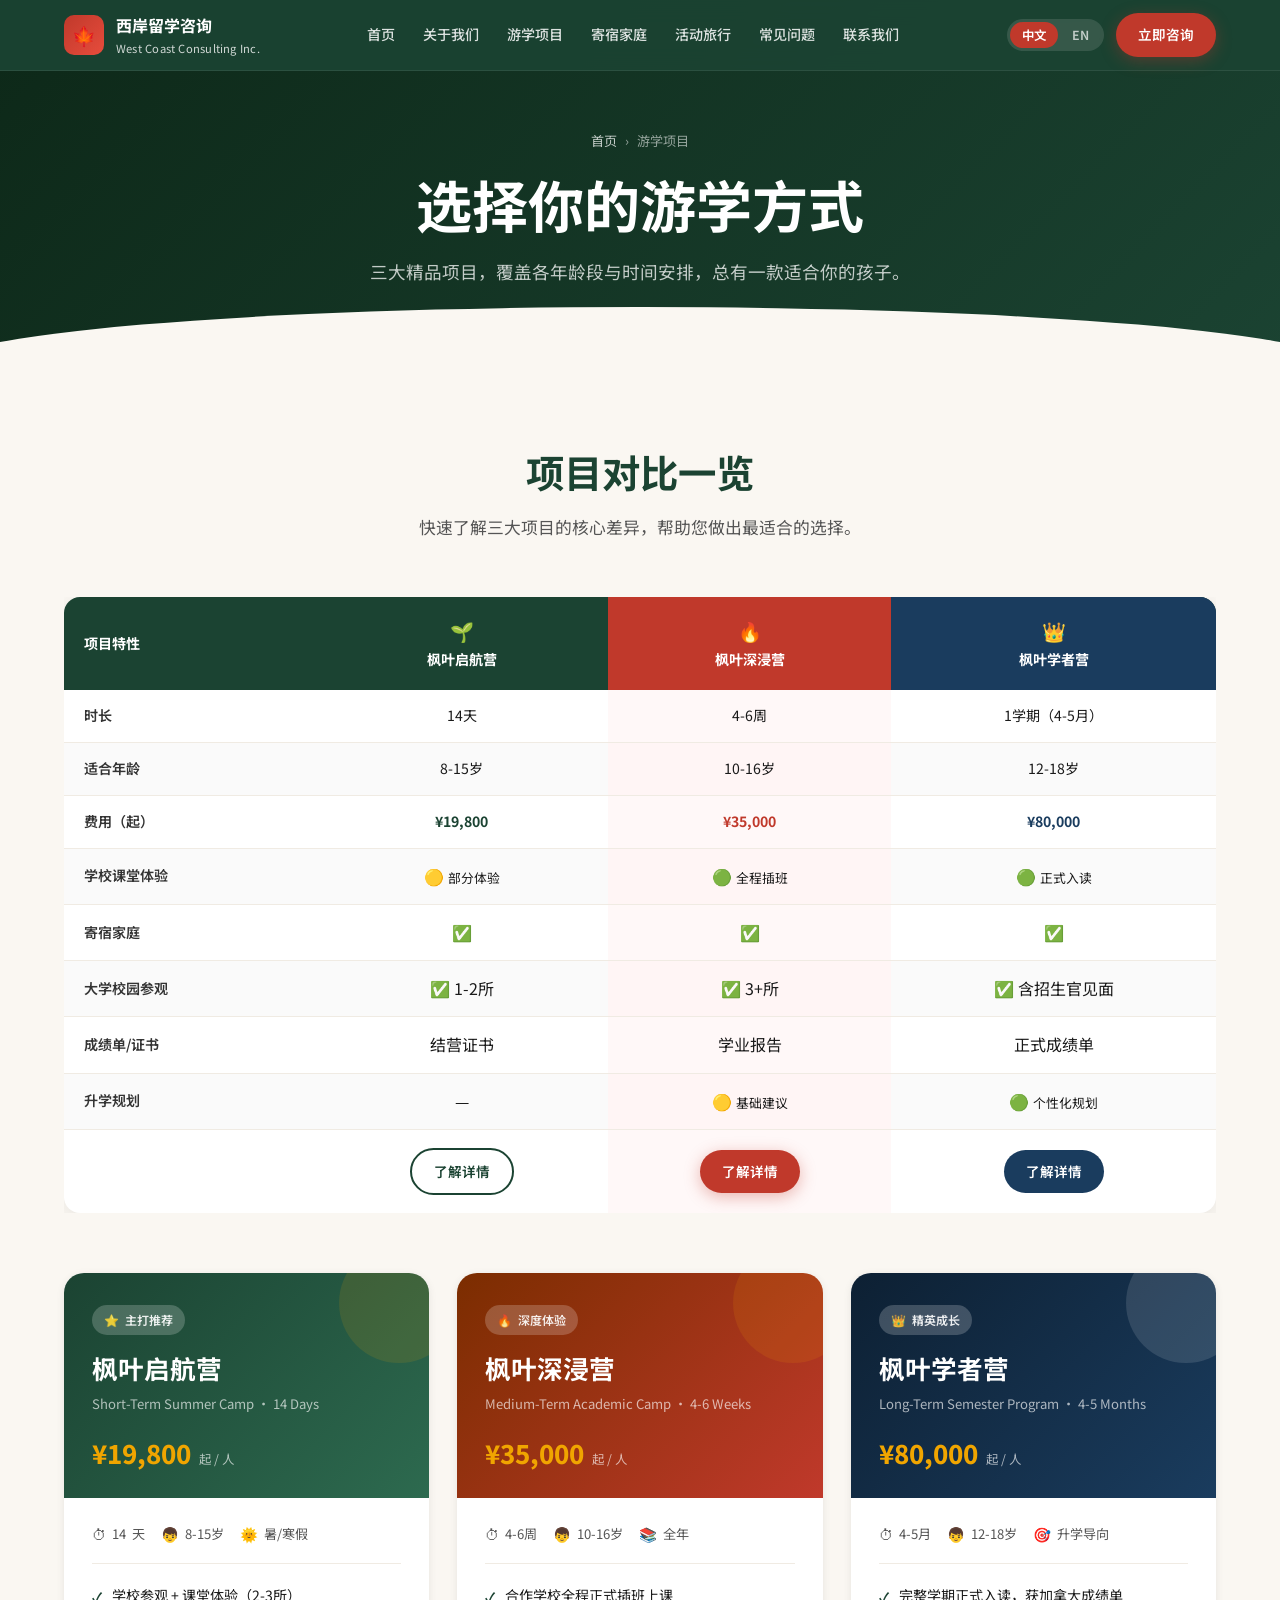
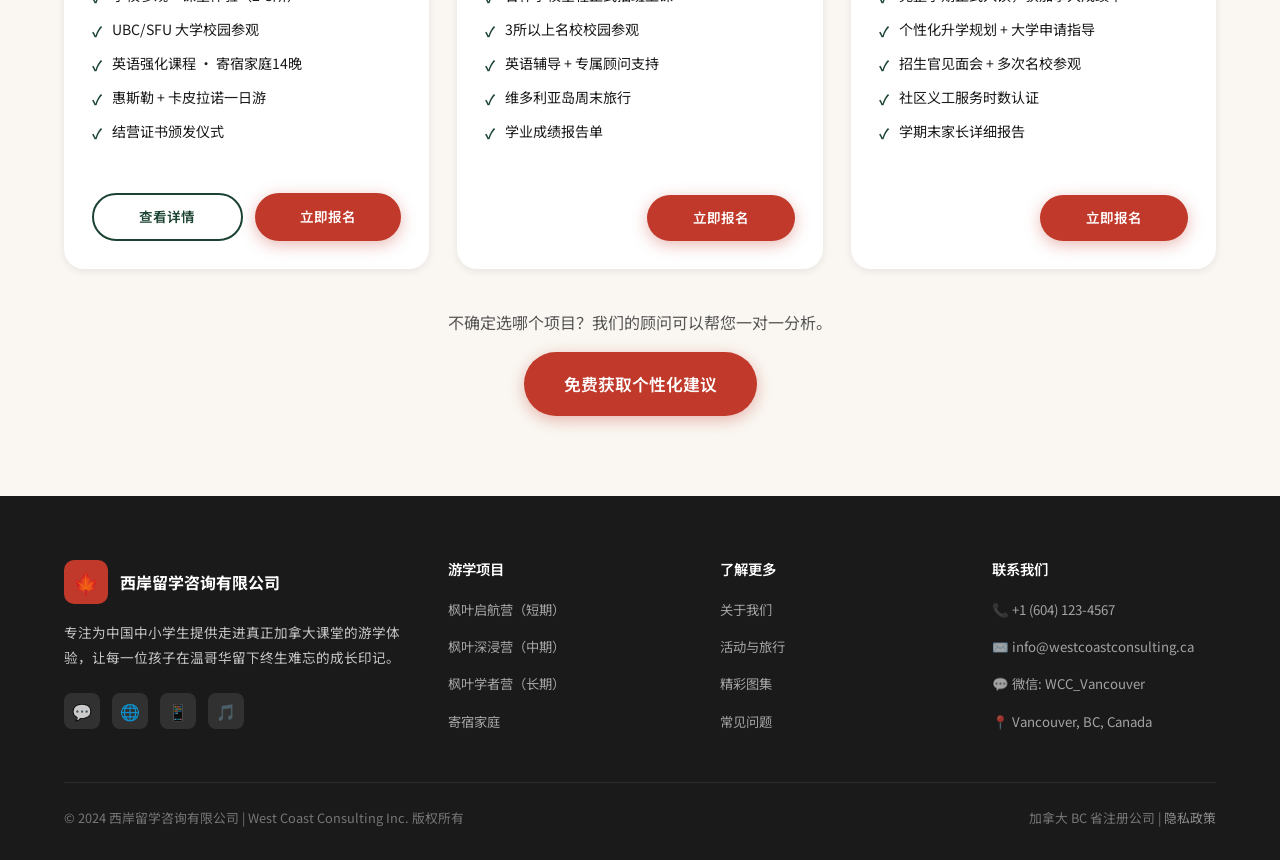
<file: programs.html>
<!DOCTYPE html>
<html lang="zh-CN">
<head>
  <meta charset="UTF-8" />
  <meta name="viewport" content="width=device-width, initial-scale=1.0" />
  <title>游学项目总览 | 西岸留学咨询</title>
  <meta name="description" content="西岸留学咨询提供短期、中期、长期三大温哥华游学项目，适合8-18岁中小学生。" />
  <link rel="preconnect" href="https://fonts.googleapis.com" />
  <link href="https://fonts.googleapis.com/css2?family=Noto+Sans+SC:wght@400;500;600;700;800&family=Inter:wght@400;500;600;700;800&display=swap" rel="stylesheet" />
  <link rel="stylesheet" href="css/main.css" />
</head>
<body>
<div id="navbar-placeholder"></div>

<!-- PAGE HERO -->
<section class="page-hero">
  <div class="container">
    <div class="breadcrumb">
      <a href="index.html"><span lang="zh">首页</span><span lang="en">Home</span></a>
      <span>›</span>
      <span><span lang="zh">游学项目</span><span lang="en">Programs</span></span>
    </div>
    <h1><span lang="zh">选择你的游学方式</span><span lang="en">Choose Your Program</span></h1>
    <p><span lang="zh">三大精品项目，覆盖各年龄段与时间安排，总有一款适合你的孩子。</span><span lang="en">Three curated programs for every age, schedule, and goal — find the perfect fit.</span></p>
  </div>
</section>

<!-- COMPARISON TABLE -->
<section class="section bg-cream">
  <div class="container">
    <h2 class="section-title"><span lang="zh">项目对比一览</span><span lang="en">Program Comparison</span></h2>
    <p class="section-subtitle"><span lang="zh">快速了解三大项目的核心差异，帮助您做出最适合的选择。</span><span lang="en">A quick overview of all three programs to help you choose the best fit.</span></p>

    <div style="overflow-x:auto;margin-bottom:60px">
      <table style="width:100%;border-collapse:collapse;background:#fff;border-radius:16px;overflow:hidden;box-shadow:0 4px 20px rgba(0,0,0,0.08)">
        <thead>
          <tr style="background:var(--green);color:#fff">
            <th style="padding:18px 20px;text-align:left;font-size:0.88rem"><span lang="zh">项目特性</span><span lang="en">Feature</span></th>
            <th style="padding:18px 20px;text-align:center;font-size:0.88rem">
              <div style="font-size:1.2rem">🌱</div>
              <span lang="zh">枫叶启航营</span><span lang="en">Maple Explorer</span>
            </th>
            <th style="padding:18px 20px;text-align:center;background:var(--red);font-size:0.88rem">
              <div style="font-size:1.2rem">🔥</div>
              <span lang="zh">枫叶深浸营</span><span lang="en">Maple Immersion</span>
            </th>
            <th style="padding:18px 20px;text-align:center;background:#1A3C5E;font-size:0.88rem">
              <div style="font-size:1.2rem">👑</div>
              <span lang="zh">枫叶学者营</span><span lang="en">Maple Scholar</span>
            </th>
          </tr>
        </thead>
        <tbody>
          <tr style="border-bottom:1px solid #f0ebe3">
            <td style="padding:14px 20px;font-size:0.88rem;font-weight:600;color:#333"><span lang="zh">时长</span><span lang="en">Duration</span></td>
            <td style="padding:14px 20px;text-align:center;font-size:0.88rem"><span lang="zh">14天</span><span lang="en">14 Days</span></td>
            <td style="padding:14px 20px;text-align:center;font-size:0.88rem;background:#fff8f8"><span lang="zh">4-6周</span><span lang="en">4-6 Weeks</span></td>
            <td style="padding:14px 20px;text-align:center;font-size:0.88rem"><span lang="zh">1学期（4-5月）</span><span lang="en">1 Semester</span></td>
          </tr>
          <tr style="border-bottom:1px solid #f0ebe3;background:#fafafa">
            <td style="padding:14px 20px;font-size:0.88rem;font-weight:600;color:#333"><span lang="zh">适合年龄</span><span lang="en">Age Range</span></td>
            <td style="padding:14px 20px;text-align:center;font-size:0.88rem"><span lang="zh">8-15岁</span><span lang="en">8-15 yrs</span></td>
            <td style="padding:14px 20px;text-align:center;font-size:0.88rem;background:#fff5f5"><span lang="zh">10-16岁</span><span lang="en">10-16 yrs</span></td>
            <td style="padding:14px 20px;text-align:center;font-size:0.88rem;background:#fafafa"><span lang="zh">12-18岁</span><span lang="en">12-18 yrs</span></td>
          </tr>
          <tr style="border-bottom:1px solid #f0ebe3">
            <td style="padding:14px 20px;font-size:0.88rem;font-weight:600;color:#333"><span lang="zh">费用（起）</span><span lang="en">Price (from)</span></td>
            <td style="padding:14px 20px;text-align:center;font-size:0.88rem;font-weight:700;color:var(--green)">¥19,800</td>
            <td style="padding:14px 20px;text-align:center;font-size:0.88rem;font-weight:700;color:var(--red);background:#fff8f8">¥35,000</td>
            <td style="padding:14px 20px;text-align:center;font-size:0.88rem;font-weight:700;color:#1A3C5E">¥80,000</td>
          </tr>
          <tr style="border-bottom:1px solid #f0ebe3;background:#fafafa">
            <td style="padding:14px 20px;font-size:0.88rem;font-weight:600;color:#333"><span lang="zh">学校课堂体验</span><span lang="en">School Classes</span></td>
            <td style="padding:14px 20px;text-align:center">🟡 <span style="font-size:0.8rem"><span lang="zh">部分体验</span><span lang="en">Partial</span></span></td>
            <td style="padding:14px 20px;text-align:center;background:#fff5f5">🟢 <span style="font-size:0.8rem"><span lang="zh">全程插班</span><span lang="en">Full-time</span></span></td>
            <td style="padding:14px 20px;text-align:center;background:#fafafa">🟢 <span style="font-size:0.8rem"><span lang="zh">正式入读</span><span lang="en">Enrolled</span></span></td>
          </tr>
          <tr style="border-bottom:1px solid #f0ebe3">
            <td style="padding:14px 20px;font-size:0.88rem;font-weight:600;color:#333"><span lang="zh">寄宿家庭</span><span lang="en">Homestay</span></td>
            <td style="padding:14px 20px;text-align:center">✅</td>
            <td style="padding:14px 20px;text-align:center;background:#fff8f8">✅</td>
            <td style="padding:14px 20px;text-align:center">✅</td>
          </tr>
          <tr style="border-bottom:1px solid #f0ebe3;background:#fafafa">
            <td style="padding:14px 20px;font-size:0.88rem;font-weight:600;color:#333"><span lang="zh">大学校园参观</span><span lang="en">University Tours</span></td>
            <td style="padding:14px 20px;text-align:center">✅ 1-2<span lang="zh">所</span><span lang="en"></span></td>
            <td style="padding:14px 20px;text-align:center;background:#fff5f5">✅ 3+<span lang="zh">所</span></td>
            <td style="padding:14px 20px;text-align:center;background:#fafafa">✅ <span lang="zh">含招生官见面</span><span lang="en">+ Admissions</span></td>
          </tr>
          <tr style="border-bottom:1px solid #f0ebe3">
            <td style="padding:14px 20px;font-size:0.88rem;font-weight:600;color:#333"><span lang="zh">成绩单/证书</span><span lang="en">Transcript/Cert</span></td>
            <td style="padding:14px 20px;text-align:center"><span lang="zh">结营证书</span><span lang="en">Certificate</span></td>
            <td style="padding:14px 20px;text-align:center;background:#fff8f8"><span lang="zh">学业报告</span><span lang="en">Progress Report</span></td>
            <td style="padding:14px 20px;text-align:center"><span lang="zh">正式成绩单</span><span lang="en">Official Transcript</span></td>
          </tr>
          <tr style="border-bottom:1px solid #f0ebe3;background:#fafafa">
            <td style="padding:14px 20px;font-size:0.88rem;font-weight:600;color:#333"><span lang="zh">升学规划</span><span lang="en">College Planning</span></td>
            <td style="padding:14px 20px;text-align:center">—</td>
            <td style="padding:14px 20px;text-align:center;background:#fff5f5">🟡 <span style="font-size:0.8rem"><span lang="zh">基础建议</span><span lang="en">Basic</span></span></td>
            <td style="padding:14px 20px;text-align:center;background:#fafafa">🟢 <span style="font-size:0.8rem"><span lang="zh">个性化规划</span><span lang="en">Personalized</span></span></td>
          </tr>
          <tr>
            <td style="padding:18px 20px"></td>
            <td style="padding:18px 20px;text-align:center"><a href="program-short.html" class="btn btn-outline-green btn-sm"><span lang="zh">了解详情</span><span lang="en">Learn More</span></a></td>
            <td style="padding:18px 20px;text-align:center;background:#fff8f8"><a href="program-medium.html" class="btn btn-primary btn-sm"><span lang="zh">了解详情</span><span lang="en">Learn More</span></a></td>
            <td style="padding:18px 20px;text-align:center"><a href="program-long.html" class="btn btn-sm" style="background:#1A3C5E;color:#fff;border-radius:50px;padding:10px 22px;font-size:0.85rem;font-weight:600"><span lang="zh">了解详情</span><span lang="en">Learn More</span></a></td>
          </tr>
        </tbody>
      </table>
    </div>

    <!-- Cards -->
    <div class="programs-grid">
      <div class="program-card card-short">
        <div class="program-card-header">
          <div class="program-badge">⭐ <span lang="zh">主打推荐</span><span lang="en">Most Popular</span></div>
          <h3><span lang="zh">枫叶启航营</span><span lang="en">Maple Explorer Camp</span></h3>
          <div class="en-name">Short-Term Summer Camp · 14 Days</div>
          <div class="program-price">
            <span class="price-main">¥19,800</span>
            <span class="price-sub"><span lang="zh">起 / 人</span><span lang="en">per person</span></span>
          </div>
        </div>
        <div class="program-card-body">
          <div class="program-meta">
            <span class="meta-item"><span class="icon">⏱</span> 14<span lang="zh">天</span><span lang="en"> Days</span></span>
            <span class="meta-item"><span class="icon">👦</span> <span lang="zh">8-15岁</span><span lang="en">Ages 8-15</span></span>
            <span class="meta-item"><span class="icon">🌞</span> <span lang="zh">暑/寒假</span><span lang="en">Summer/Winter</span></span>
          </div>
          <ul class="program-features">
            <li><span lang="zh">学校参观 + 课堂体验（2-3所）</span><span lang="en">School visits + classroom experiences (2-3 schools)</span></li>
            <li><span lang="zh">UBC/SFU 大学校园参观</span><span lang="en">UBC/SFU university campus tours</span></li>
            <li><span lang="zh">英语强化课程 · 寄宿家庭14晚</span><span lang="en">English intensive courses · 14-night homestay</span></li>
            <li><span lang="zh">惠斯勒 + 卡皮拉诺一日游</span><span lang="en">Whistler + Capilano day trips</span></li>
            <li><span lang="zh">结营证书颁发仪式</span><span lang="en">Completion certificate ceremony</span></li>
          </ul>
        </div>
        <div class="program-card-footer">
          <a href="program-short.html" class="btn btn-outline-green btn-sm"><span lang="zh">查看详情</span><span lang="en">Details</span></a>
          <a href="contact.html" class="btn btn-primary btn-sm"><span lang="zh">立即报名</span><span lang="en">Enroll</span></a>
        </div>
      </div>
      <div class="program-card card-medium">
        <div class="program-card-header">
          <div class="program-badge">🔥 <span lang="zh">深度体验</span><span lang="en">Deep Immersion</span></div>
          <h3><span lang="zh">枫叶深浸营</span><span lang="en">Maple Immersion Camp</span></h3>
          <div class="en-name">Medium-Term Academic Camp · 4-6 Weeks</div>
          <div class="program-price">
            <span class="price-main">¥35,000</span>
            <span class="price-sub"><span lang="zh">起 / 人</span><span lang="en">per person</span></span>
          </div>
        </div>
        <div class="program-card-body">
          <div class="program-meta">
            <span class="meta-item"><span class="icon">⏱</span> <span lang="zh">4-6周</span><span lang="en">4-6 Weeks</span></span>
            <span class="meta-item"><span class="icon">👦</span> <span lang="zh">10-16岁</span><span lang="en">Ages 10-16</span></span>
            <span class="meta-item"><span class="icon">📚</span> <span lang="zh">全年</span><span lang="en">Year-round</span></span>
          </div>
          <ul class="program-features">
            <li><span lang="zh">合作学校全程正式插班上课</span><span lang="en">Full-time enrollment at partner school</span></li>
            <li><span lang="zh">3所以上名校校园参观</span><span lang="en">3+ university/school campus tours</span></li>
            <li><span lang="zh">英语辅导 + 专属顾问支持</span><span lang="en">English tutoring + dedicated advisor</span></li>
            <li><span lang="zh">维多利亚岛周末旅行</span><span lang="en">Victoria Island weekend excursion</span></li>
            <li><span lang="zh">学业成绩报告单</span><span lang="en">Official academic progress report</span></li>
          </ul>
        </div>
        <div class="program-card-footer">
          <a href="program-medium.html" class="btn btn-sm" style="background:rgba(255,255,255,0.15);color:#fff;border:1.5px solid rgba(255,255,255,0.4);border-radius:50px;flex:1;display:flex;align-items:center;justify-content:center;font-weight:600;font-size:0.85rem"><span lang="zh">查看详情</span><span lang="en">Details</span></a>
          <a href="contact.html" class="btn btn-primary btn-sm"><span lang="zh">立即报名</span><span lang="en">Enroll</span></a>
        </div>
      </div>
      <div class="program-card card-long">
        <div class="program-card-header">
          <div class="program-badge">👑 <span lang="zh">精英成长</span><span lang="en">Elite Track</span></div>
          <h3><span lang="zh">枫叶学者营</span><span lang="en">Maple Scholar Program</span></h3>
          <div class="en-name">Long-Term Semester Program · 4-5 Months</div>
          <div class="program-price">
            <span class="price-main">¥80,000</span>
            <span class="price-sub"><span lang="zh">起 / 人</span><span lang="en">per person</span></span>
          </div>
        </div>
        <div class="program-card-body">
          <div class="program-meta">
            <span class="meta-item"><span class="icon">⏱</span> <span lang="zh">4-5月</span><span lang="en">4-5 Mo.</span></span>
            <span class="meta-item"><span class="icon">👦</span> <span lang="zh">12-18岁</span><span lang="en">Ages 12-18</span></span>
            <span class="meta-item"><span class="icon">🎯</span> <span lang="zh">升学导向</span><span lang="en">College Prep</span></span>
          </div>
          <ul class="program-features">
            <li><span lang="zh">完整学期正式入读，获加拿大成绩单</span><span lang="en">Full semester with official Canadian transcript</span></li>
            <li><span lang="zh">个性化升学规划 + 大学申请指导</span><span lang="en">Personalized college planning & application guidance</span></li>
            <li><span lang="zh">招生官见面会 + 多次名校参观</span><span lang="en">University admission officer meetings</span></li>
            <li><span lang="zh">社区义工服务时数认证</span><span lang="en">Certified community service hours</span></li>
            <li><span lang="zh">学期末家长详细报告</span><span lang="en">Detailed end-of-semester parent report</span></li>
          </ul>
        </div>
        <div class="program-card-footer">
          <a href="program-long.html" class="btn btn-sm" style="background:rgba(255,255,255,0.12);color:#fff;border:1.5px solid rgba(255,255,255,0.35);border-radius:50px;flex:1;display:flex;align-items:center;justify-content:center;font-weight:600;font-size:0.85rem"><span lang="zh">查看详情</span><span lang="en">Details</span></a>
          <a href="contact.html" class="btn btn-primary btn-sm"><span lang="zh">立即报名</span><span lang="en">Enroll</span></a>
        </div>
      </div>
    </div>

    <div class="text-center mt-40">
      <p style="color:var(--gray);margin-bottom:16px"><span lang="zh">不确定选哪个项目？我们的顾问可以帮您一对一分析。</span><span lang="en">Not sure which program fits best? Our advisors can help.</span></p>
      <a href="contact.html" class="btn btn-primary btn-lg"><span lang="zh">免费获取个性化建议</span><span lang="en">Get Free Personalized Advice</span></a>
    </div>
  </div>
</section>

<div id="footer-placeholder"></div>
<script src="js/components.js"></script>
<script src="js/main.js"></script>
</body>
</html>
</file>
<file: css/main.css>
/* ============================================================
   West Coast Consulting Inc. — Main Stylesheet
   Color palette: Deep Green #1B4332 | Maple Red #C0392B | Cream #FAF7F2
   ============================================================ */

/* ---------- CSS Variables ---------- */
:root {
  --green: #1B4332;
  --green-light: #2D6A4F;
  --green-pale: #D8F3DC;
  --red: #C0392B;
  --red-light: #E74C3C;
  --cream: #FAF7F2;
  --cream-dark: #F0EBE3;
  --gold: #F0A500;
  --dark: #1A1A1A;
  --gray: #555;
  --gray-light: #888;
  --white: #FFFFFF;
  --shadow-sm: 0 2px 8px rgba(0,0,0,0.08);
  --shadow-md: 0 8px 24px rgba(0,0,0,0.12);
  --shadow-lg: 0 16px 48px rgba(0,0,0,0.16);
  --radius: 12px;
  --radius-lg: 20px;
  --font-zh: 'Noto Sans SC', 'PingFang SC', 'Microsoft YaHei', sans-serif;
  --font-en: 'Inter', 'Segoe UI', sans-serif;
  --transition: 0.3s ease;
}

/* ---------- Reset & Base ---------- */
*, *::before, *::after { box-sizing: border-box; margin: 0; padding: 0; }

html { scroll-behavior: smooth; font-size: 16px; }

body {
  font-family: var(--font-zh);
  background-color: var(--cream);
  color: var(--dark);
  line-height: 1.7;
  -webkit-font-smoothing: antialiased;
}

a { color: inherit; text-decoration: none; }
img { display: block; max-width: 100%; }
ul { list-style: none; }
button { cursor: pointer; border: none; background: none; font-family: inherit; }

.container { max-width: 1200px; margin: 0 auto; padding: 0 24px; }
.section { padding: 80px 0; }
.section-sm { padding: 48px 0; }
.section-lg { padding: 100px 0; }

/* ---------- Typography ---------- */
h1, h2, h3, h4, h5 { line-height: 1.3; font-weight: 700; }
h1 { font-size: clamp(2rem, 5vw, 3.5rem); }
h2 { font-size: clamp(1.6rem, 3vw, 2.4rem); }
h3 { font-size: clamp(1.2rem, 2vw, 1.6rem); }
h4 { font-size: 1.1rem; }

.section-title {
  text-align: center;
  margin-bottom: 16px;
  color: var(--green);
}
.section-subtitle {
  text-align: center;
  color: var(--gray);
  font-size: 1.05rem;
  margin-bottom: 56px;
  max-width: 600px;
  margin-left: auto;
  margin-right: auto;
}
.label {
  display: inline-block;
  font-size: 0.78rem;
  font-weight: 600;
  letter-spacing: 0.1em;
  text-transform: uppercase;
  color: var(--red);
  margin-bottom: 12px;
}

/* ---------- Buttons ---------- */
.btn {
  display: inline-flex;
  align-items: center;
  gap: 8px;
  padding: 14px 32px;
  border-radius: 50px;
  font-weight: 600;
  font-size: 0.95rem;
  transition: all var(--transition);
  white-space: nowrap;
}
.btn-primary {
  background: var(--red);
  color: var(--white);
  box-shadow: 0 4px 16px rgba(192,57,43,0.35);
}
.btn-primary:hover {
  background: var(--red-light);
  transform: translateY(-2px);
  box-shadow: 0 8px 24px rgba(192,57,43,0.45);
}
.btn-secondary {
  background: transparent;
  color: var(--white);
  border: 2px solid rgba(255,255,255,0.7);
}
.btn-secondary:hover {
  background: rgba(255,255,255,0.15);
  border-color: var(--white);
}
.btn-outline-green {
  background: transparent;
  color: var(--green);
  border: 2px solid var(--green);
}
.btn-outline-green:hover {
  background: var(--green);
  color: var(--white);
}
.btn-lg { padding: 18px 40px; font-size: 1.05rem; }
.btn-sm { padding: 10px 22px; font-size: 0.85rem; }

/* ---------- Navigation ---------- */
.navbar {
  position: fixed;
  top: 0;
  left: 0;
  right: 0;
  z-index: 1000;
  background: rgba(27, 67, 50, 0.95);
  backdrop-filter: blur(12px);
  -webkit-backdrop-filter: blur(12px);
  border-bottom: 1px solid rgba(255,255,255,0.08);
  transition: background var(--transition), box-shadow var(--transition);
}
.navbar.scrolled {
  background: rgba(27, 67, 50, 0.99);
  box-shadow: var(--shadow-md);
}
.navbar-inner {
  display: flex;
  align-items: center;
  justify-content: space-between;
  height: 70px;
  gap: 24px;
}
.navbar-logo {
  display: flex;
  align-items: center;
  gap: 12px;
  color: var(--white);
  font-weight: 700;
  font-size: 1rem;
  flex-shrink: 0;
}
.navbar-logo .logo-icon {
  width: 40px;
  height: 40px;
  background: linear-gradient(135deg, var(--red), #e74c3c);
  border-radius: 10px;
  display: flex;
  align-items: center;
  justify-content: center;
  font-size: 1.2rem;
}
.navbar-logo .logo-text-en {
  font-size: 0.7rem;
  font-weight: 400;
  opacity: 0.8;
  display: block;
  letter-spacing: 0.02em;
}
.navbar-menu {
  display: flex;
  align-items: center;
  gap: 4px;
}
.navbar-menu a {
  color: rgba(255,255,255,0.85);
  font-size: 0.88rem;
  padding: 8px 12px;
  border-radius: 8px;
  transition: all var(--transition);
  font-weight: 500;
}
.navbar-menu a:hover, .navbar-menu a.active {
  color: var(--white);
  background: rgba(255,255,255,0.12);
}
.navbar-actions {
  display: flex;
  align-items: center;
  gap: 12px;
  flex-shrink: 0;
}
.lang-toggle {
  display: flex;
  background: rgba(255,255,255,0.12);
  border-radius: 20px;
  padding: 3px;
  gap: 2px;
}
.lang-btn {
  color: rgba(255,255,255,0.7);
  font-size: 0.78rem;
  font-weight: 600;
  padding: 4px 12px;
  border-radius: 16px;
  transition: all var(--transition);
}
.lang-btn.active {
  background: var(--red);
  color: var(--white);
}
.navbar-cta { font-size: 0.85rem; padding: 10px 22px; }
.hamburger {
  display: none;
  flex-direction: column;
  gap: 5px;
  padding: 8px;
  cursor: pointer;
}
.hamburger span {
  display: block;
  width: 24px;
  height: 2px;
  background: var(--white);
  border-radius: 2px;
  transition: all var(--transition);
}

/* ---------- Hero ---------- */
.hero {
  min-height: 100vh;
  display: flex;
  align-items: center;
  position: relative;
  overflow: hidden;
  background: linear-gradient(135deg, #0D2818 0%, #1B4332 40%, #2D6A4F 100%);
}
.hero-bg {
  position: absolute;
  inset: 0;
  background:
    radial-gradient(circle at 20% 50%, rgba(192,57,43,0.15) 0%, transparent 50%),
    radial-gradient(circle at 80% 20%, rgba(240,165,0,0.1) 0%, transparent 40%);
}
.hero-pattern {
  position: absolute;
  inset: 0;
  opacity: 0.04;
  background-image: url("data:image/svg+xml,%3Csvg width='60' height='60' viewBox='0 0 60 60' xmlns='http://www.w3.org/2000/svg'%3E%3Cg fill='none' fill-rule='evenodd'%3E%3Cg fill='%23ffffff' fill-opacity='1'%3E%3Cpath d='M36 34v-4h-2v4h-4v2h4v4h2v-4h4v-2h-4zm0-30V0h-2v4h-4v2h4v4h2V6h4V4h-4zM6 34v-4H4v4H0v2h4v4h2v-4h4v-2H6zM6 4V0H4v4H0v2h4v4h2V6h4V4H6z'/%3E%3C/g%3E%3C/g%3E%3C/svg%3E");
}
.hero-content {
  position: relative;
  z-index: 2;
  padding-top: 100px;
  padding-bottom: 80px;
  display: grid;
  grid-template-columns: 1fr 1fr;
  gap: 60px;
  align-items: center;
}
.hero-text .label { color: var(--gold); }
.hero-text h1 {
  color: var(--white);
  margin-bottom: 20px;
  line-height: 1.2;
}
.hero-text h1 em {
  font-style: normal;
  color: var(--gold);
}
.hero-text p {
  color: rgba(255,255,255,0.8);
  font-size: 1.1rem;
  margin-bottom: 36px;
  max-width: 480px;
}
.hero-btns { display: flex; gap: 16px; flex-wrap: wrap; }
.hero-stats {
  display: flex;
  gap: 32px;
  margin-top: 48px;
  padding-top: 32px;
  border-top: 1px solid rgba(255,255,255,0.15);
}
.stat-item { text-align: center; }
.stat-num {
  font-size: 1.8rem;
  font-weight: 800;
  color: var(--gold);
  display: block;
}
.stat-label {
  font-size: 0.78rem;
  color: rgba(255,255,255,0.65);
}
.hero-visual {
  display: grid;
  grid-template-columns: 1fr 1fr;
  gap: 16px;
}
.hero-card {
  background: rgba(255,255,255,0.1);
  backdrop-filter: blur(10px);
  border: 1px solid rgba(255,255,255,0.15);
  border-radius: var(--radius);
  padding: 20px;
  transition: all var(--transition);
}
.hero-card:first-child { grid-column: 1 / -1; }
.hero-card:hover { transform: translateY(-4px); background: rgba(255,255,255,0.15); }
.hero-card-icon { font-size: 2rem; margin-bottom: 10px; }
.hero-card h4 { color: var(--white); font-size: 0.95rem; margin-bottom: 6px; }
.hero-card p { color: rgba(255,255,255,0.7); font-size: 0.82rem; line-height: 1.5; }
.hero-card .tag {
  display: inline-block;
  font-size: 0.7rem;
  padding: 3px 10px;
  border-radius: 20px;
  margin-top: 8px;
  font-weight: 600;
}
.tag-red { background: rgba(192,57,43,0.3); color: #ff9b8c; }
.tag-gold { background: rgba(240,165,0,0.25); color: #f5c842; }
.tag-green { background: rgba(45,106,79,0.4); color: #74c69d; }

/* ---------- Features Strip ---------- */
.features-strip {
  background: var(--green);
  padding: 32px 0;
}
.features-strip-inner {
  display: grid;
  grid-template-columns: repeat(4, 1fr);
  gap: 0;
  divide: true;
}
.feature-item {
  display: flex;
  align-items: center;
  gap: 16px;
  padding: 8px 24px;
  border-right: 1px solid rgba(255,255,255,0.15);
}
.feature-item:last-child { border-right: none; }
.feature-item .icon { font-size: 2rem; flex-shrink: 0; }
.feature-item h4 { color: var(--white); font-size: 0.95rem; margin-bottom: 4px; }
.feature-item p { color: rgba(255,255,255,0.65); font-size: 0.8rem; }

/* ---------- Programs Section ---------- */
.programs-grid {
  display: grid;
  grid-template-columns: repeat(3, 1fr);
  gap: 28px;
}
.program-card {
  background: var(--white);
  border-radius: var(--radius-lg);
  overflow: hidden;
  box-shadow: var(--shadow-sm);
  transition: all var(--transition);
  display: flex;
  flex-direction: column;
}
.program-card:hover {
  transform: translateY(-8px);
  box-shadow: var(--shadow-lg);
}
.program-card-header {
  padding: 32px 28px 24px;
  position: relative;
  overflow: hidden;
}
.program-card-header::before {
  content: '';
  position: absolute;
  top: -30px;
  right: -30px;
  width: 120px;
  height: 120px;
  border-radius: 50%;
  opacity: 0.12;
}
.card-short .program-card-header { background: linear-gradient(135deg, #1B4332, #2D6A4F); }
.card-short .program-card-header::before { background: var(--gold); }
.card-medium .program-card-header { background: linear-gradient(135deg, #7B2D00, #C0392B); }
.card-medium .program-card-header::before { background: var(--gold); }
.card-long .program-card-header { background: linear-gradient(135deg, #0D2033, #1A3C5E); }
.card-long .program-card-header::before { background: var(--white); }
.program-badge {
  display: inline-flex;
  align-items: center;
  gap: 6px;
  background: rgba(255,255,255,0.2);
  color: rgba(255,255,255,0.9);
  font-size: 0.75rem;
  font-weight: 600;
  padding: 5px 12px;
  border-radius: 20px;
  margin-bottom: 16px;
}
.program-card-header h3 { color: var(--white); margin-bottom: 8px; }
.program-card-header .en-name { color: rgba(255,255,255,0.65); font-size: 0.82rem; }
.program-price {
  display: flex;
  align-items: baseline;
  gap: 8px;
  margin-top: 16px;
}
.price-main {
  font-size: 1.6rem;
  font-weight: 800;
  color: var(--gold);
}
.price-sub { font-size: 0.78rem; color: rgba(255,255,255,0.65); }
.program-card-body {
  padding: 24px 28px;
  flex: 1;
  display: flex;
  flex-direction: column;
}
.program-meta {
  display: flex;
  gap: 16px;
  margin-bottom: 20px;
  padding-bottom: 16px;
  border-bottom: 1px solid var(--cream-dark);
}
.meta-item {
  display: flex;
  align-items: center;
  gap: 6px;
  font-size: 0.82rem;
  color: var(--gray);
}
.meta-item .icon { font-size: 0.9rem; }
.program-features {
  display: flex;
  flex-direction: column;
  gap: 8px;
  flex: 1;
  margin-bottom: 24px;
}
.program-features li {
  display: flex;
  align-items: flex-start;
  gap: 10px;
  font-size: 0.88rem;
  color: var(--dark);
}
.program-features li::before {
  content: '✓';
  color: var(--green);
  font-weight: 700;
  flex-shrink: 0;
  margin-top: 2px;
}
.program-card-footer {
  padding: 0 28px 28px;
  display: flex;
  gap: 12px;
}
.program-card-footer .btn { flex: 1; justify-content: center; }

/* ---------- Why Us ---------- */
.why-us { background: var(--green); }
.why-us-grid {
  display: grid;
  grid-template-columns: repeat(2, 1fr);
  gap: 24px;
  margin-top: 56px;
}
.why-card {
  background: rgba(255,255,255,0.08);
  border: 1px solid rgba(255,255,255,0.12);
  border-radius: var(--radius);
  padding: 28px;
  transition: all var(--transition);
}
.why-card:hover {
  background: rgba(255,255,255,0.13);
  border-color: rgba(255,255,255,0.2);
  transform: translateY(-4px);
}
.why-icon { font-size: 2.4rem; margin-bottom: 14px; }
.why-card h4 { color: var(--white); font-size: 1.05rem; margin-bottom: 8px; }
.why-card p { color: rgba(255,255,255,0.7); font-size: 0.88rem; line-height: 1.7; }

/* ---------- Activities / Gallery Teaser ---------- */
.activities-grid {
  display: grid;
  grid-template-columns: repeat(3, 1fr);
  gap: 20px;
}
.activity-card {
  border-radius: var(--radius);
  overflow: hidden;
  aspect-ratio: 4/3;
  position: relative;
  cursor: pointer;
}
.activity-img {
  width: 100%;
  height: 100%;
  object-fit: cover;
  transition: transform 0.5s ease;
}
.activity-card:hover .activity-img { transform: scale(1.06); }
.activity-overlay {
  position: absolute;
  inset: 0;
  background: linear-gradient(to top, rgba(0,0,0,0.7) 0%, transparent 60%);
  display: flex;
  align-items: flex-end;
  padding: 20px;
}
.activity-overlay h4 { color: var(--white); font-size: 1rem; }
.activity-overlay p { color: rgba(255,255,255,0.75); font-size: 0.8rem; }

/* Activity placeholder colors */
.act-bg-1 { background: linear-gradient(135deg, #1B4332, #2D6A4F); }
.act-bg-2 { background: linear-gradient(135deg, #C0392B, #E74C3C); }
.act-bg-3 { background: linear-gradient(135deg, #1A3C5E, #2E5E8E); }
.act-bg-4 { background: linear-gradient(135deg, #4A1942, #8B3FAF); }
.act-bg-5 { background: linear-gradient(135deg, #7D5A00, #F0A500); }
.act-bg-6 { background: linear-gradient(135deg, #0D3B2E, #1B6349); }

.activity-emoji {
  font-size: 4rem;
  display: flex;
  align-items: center;
  justify-content: center;
  height: 100%;
}

/* ---------- Stats / Numbers ---------- */
.stats-section { background: var(--cream-dark); }
.stats-grid {
  display: grid;
  grid-template-columns: repeat(4, 1fr);
  gap: 40px;
  text-align: center;
}
.stat-block .number {
  font-size: 3rem;
  font-weight: 800;
  color: var(--green);
  display: block;
  line-height: 1;
}
.stat-block .unit { color: var(--red); }
.stat-block .desc { font-size: 0.88rem; color: var(--gray); margin-top: 8px; }

/* ---------- Testimonials ---------- */
.testimonials { background: var(--cream); }
.testimonials-grid {
  display: grid;
  grid-template-columns: repeat(3, 1fr);
  gap: 24px;
}
.testimonial-card {
  background: var(--white);
  border-radius: var(--radius);
  padding: 28px;
  box-shadow: var(--shadow-sm);
  position: relative;
}
.testimonial-card::before {
  content: '"';
  font-size: 5rem;
  color: var(--green-pale);
  position: absolute;
  top: 8px;
  left: 20px;
  line-height: 1;
  font-family: Georgia, serif;
}
.testimonial-text {
  font-size: 0.9rem;
  color: var(--gray);
  line-height: 1.8;
  margin-bottom: 20px;
  position: relative;
  z-index: 1;
}
.testimonial-author {
  display: flex;
  align-items: center;
  gap: 14px;
}
.author-avatar {
  width: 46px;
  height: 46px;
  border-radius: 50%;
  display: flex;
  align-items: center;
  justify-content: center;
  font-size: 1.4rem;
  flex-shrink: 0;
}
.author-name { font-weight: 700; font-size: 0.9rem; }
.author-desc { font-size: 0.78rem; color: var(--gray-light); }
.stars { color: var(--gold); font-size: 0.85rem; margin-top: 4px; }

/* ---------- Contact Strip ---------- */
.contact-strip {
  background: linear-gradient(135deg, var(--red) 0%, #e74c3c 100%);
  padding: 64px 0;
}
.contact-strip-inner {
  display: flex;
  align-items: center;
  justify-content: space-between;
  gap: 40px;
}
.contact-strip h2 { color: var(--white); }
.contact-strip p { color: rgba(255,255,255,0.85); margin-top: 8px; }
.contact-strip-btns { display: flex; gap: 16px; flex-shrink: 0; }

/* ---------- Contact Form Section ---------- */
.contact-form-section { background: var(--cream); }
.contact-layout {
  display: grid;
  grid-template-columns: 1fr 1.3fr;
  gap: 60px;
  align-items: start;
}
.contact-info h3 { color: var(--green); margin-bottom: 16px; }
.contact-info p { color: var(--gray); margin-bottom: 32px; }
.contact-detail {
  display: flex;
  align-items: flex-start;
  gap: 14px;
  margin-bottom: 20px;
}
.contact-detail .icon {
  width: 40px;
  height: 40px;
  background: var(--green-pale);
  border-radius: 10px;
  display: flex;
  align-items: center;
  justify-content: center;
  font-size: 1.1rem;
  flex-shrink: 0;
}
.contact-detail strong { display: block; font-size: 0.88rem; color: var(--green); }
.contact-detail span { font-size: 0.88rem; color: var(--gray); }
.wechat-box {
  background: var(--green);
  border-radius: var(--radius);
  padding: 20px;
  display: flex;
  align-items: center;
  gap: 16px;
  margin-top: 32px;
}
.wechat-box .wechat-icon { font-size: 2.5rem; }
.wechat-box strong { color: var(--white); display: block; margin-bottom: 4px; }
.wechat-box span { color: rgba(255,255,255,0.75); font-size: 0.85rem; }

.form-card {
  background: var(--white);
  border-radius: var(--radius-lg);
  padding: 40px;
  box-shadow: var(--shadow-md);
}
.form-card h3 { color: var(--green); margin-bottom: 24px; }
.form-row { display: grid; grid-template-columns: 1fr 1fr; gap: 16px; }
.form-group { margin-bottom: 16px; }
.form-group label {
  display: block;
  font-size: 0.85rem;
  font-weight: 600;
  color: var(--dark);
  margin-bottom: 8px;
}
.form-group input,
.form-group select,
.form-group textarea {
  width: 100%;
  padding: 12px 16px;
  border: 1.5px solid var(--cream-dark);
  border-radius: 10px;
  font-family: var(--font-zh);
  font-size: 0.9rem;
  color: var(--dark);
  background: var(--cream);
  transition: border-color var(--transition), box-shadow var(--transition);
  outline: none;
}
.form-group input:focus,
.form-group select:focus,
.form-group textarea:focus {
  border-color: var(--green);
  box-shadow: 0 0 0 3px rgba(27,67,50,0.1);
  background: var(--white);
}
.form-group textarea { resize: vertical; min-height: 100px; }
.form-submit { width: 100%; justify-content: center; margin-top: 8px; }

/* ---------- Footer ---------- */
.footer {
  background: var(--dark);
  color: rgba(255,255,255,0.75);
  padding: 64px 0 32px;
}
.footer-grid {
  display: grid;
  grid-template-columns: 1.5fr 1fr 1fr 1fr;
  gap: 48px;
  padding-bottom: 48px;
  border-bottom: 1px solid rgba(255,255,255,0.08);
}
.footer-brand .logo-area {
  display: flex;
  align-items: center;
  gap: 12px;
  margin-bottom: 16px;
}
.footer-brand .logo-icon {
  width: 44px;
  height: 44px;
  background: var(--red);
  border-radius: 10px;
  display: flex;
  align-items: center;
  justify-content: center;
  font-size: 1.3rem;
}
.footer-brand .logo-name { color: var(--white); font-weight: 700; font-size: 1rem; }
.footer-brand p { font-size: 0.85rem; line-height: 1.8; margin-bottom: 24px; }
.social-links { display: flex; gap: 12px; }
.social-link {
  width: 36px;
  height: 36px;
  background: rgba(255,255,255,0.1);
  border-radius: 8px;
  display: flex;
  align-items: center;
  justify-content: center;
  font-size: 1rem;
  transition: background var(--transition);
}
.social-link:hover { background: var(--red); }
.footer-col h5 {
  color: var(--white);
  font-size: 0.9rem;
  margin-bottom: 16px;
  font-weight: 600;
}
.footer-col ul { display: flex; flex-direction: column; gap: 10px; }
.footer-col ul a {
  font-size: 0.83rem;
  color: rgba(255,255,255,0.6);
  transition: color var(--transition);
}
.footer-col ul a:hover { color: var(--white); }
.footer-bottom {
  display: flex;
  align-items: center;
  justify-content: space-between;
  padding-top: 24px;
  font-size: 0.8rem;
  color: rgba(255,255,255,0.4);
  flex-wrap: wrap;
  gap: 12px;
}

/* ---------- Page Hero (inner pages) ---------- */
.page-hero {
  background: linear-gradient(135deg, #0D2818, #1B4332);
  padding: 130px 0 80px;
  text-align: center;
  position: relative;
  overflow: hidden;
}
.page-hero::after {
  content: '';
  position: absolute;
  bottom: 0;
  left: 0;
  right: 0;
  height: 60px;
  background: var(--cream);
  clip-path: ellipse(55% 100% at 50% 100%);
}
.page-hero h1 { color: var(--white); margin-bottom: 16px; }
.page-hero p { color: rgba(255,255,255,0.75); font-size: 1.1rem; max-width: 560px; margin: 0 auto; }
.breadcrumb {
  display: flex;
  align-items: center;
  justify-content: center;
  gap: 8px;
  font-size: 0.82rem;
  color: rgba(255,255,255,0.55);
  margin-bottom: 16px;
}
.breadcrumb a { color: rgba(255,255,255,0.75); }
.breadcrumb a:hover { color: var(--white); }

/* ---------- Program Detail Page ---------- */
.program-detail-hero {
  padding: 130px 0 80px;
  position: relative;
  overflow: hidden;
}
.program-short-hero { background: linear-gradient(135deg, #0D2818, #1B4332, #2D6A4F); }
.program-medium-hero { background: linear-gradient(135deg, #4A0000, #7B2D00, #C0392B); }
.program-long-hero { background: linear-gradient(135deg, #000D1A, #0D2033, #1A3C5E); }
.program-detail-hero::after {
  content: '';
  position: absolute;
  bottom: 0; left: 0; right: 0;
  height: 60px;
  background: var(--cream);
  clip-path: ellipse(55% 100% at 50% 100%);
}
.detail-hero-inner {
  display: grid;
  grid-template-columns: 1fr 1fr;
  gap: 60px;
  align-items: center;
}
.detail-hero-text .label { color: var(--gold); }
.detail-hero-text h1 { color: var(--white); margin-bottom: 16px; }
.detail-hero-text p { color: rgba(255,255,255,0.8); font-size: 1rem; margin-bottom: 28px; }
.detail-hero-pills { display: flex; flex-wrap: wrap; gap: 10px; margin-bottom: 32px; }
.pill {
  display: inline-flex;
  align-items: center;
  gap: 6px;
  background: rgba(255,255,255,0.15);
  color: rgba(255,255,255,0.9);
  font-size: 0.82rem;
  padding: 7px 16px;
  border-radius: 20px;
  border: 1px solid rgba(255,255,255,0.2);
}
.detail-hero-card {
  background: rgba(255,255,255,0.1);
  backdrop-filter: blur(12px);
  border: 1px solid rgba(255,255,255,0.2);
  border-radius: var(--radius-lg);
  padding: 32px;
}
.price-display {
  text-align: center;
  margin-bottom: 24px;
  padding-bottom: 24px;
  border-bottom: 1px solid rgba(255,255,255,0.15);
}
.price-display .price-from { font-size: 0.8rem; color: rgba(255,255,255,0.6); }
.price-display .price-amount {
  font-size: 2.5rem;
  font-weight: 800;
  color: var(--gold);
  display: block;
  line-height: 1.1;
}
.price-display .price-note { font-size: 0.78rem; color: rgba(255,255,255,0.5); }
.detail-hero-card ul { display: flex; flex-direction: column; gap: 10px; margin-bottom: 24px; }
.detail-hero-card ul li {
  display: flex;
  align-items: center;
  gap: 10px;
  color: rgba(255,255,255,0.85);
  font-size: 0.88rem;
}
.detail-hero-card ul li::before {
  content: '✓';
  color: var(--gold);
  font-weight: 700;
  flex-shrink: 0;
}
.detail-hero-card .btn { width: 100%; justify-content: center; }

/* Itinerary */
.itinerary { background: var(--white); }
.itinerary-timeline {
  position: relative;
  padding-left: 40px;
}
.itinerary-timeline::before {
  content: '';
  position: absolute;
  left: 16px;
  top: 0;
  bottom: 0;
  width: 2px;
  background: var(--green-pale);
}
.day-block {
  position: relative;
  margin-bottom: 32px;
  padding: 24px 28px;
  background: var(--cream);
  border-radius: var(--radius);
  border-left: 4px solid var(--green);
}
.day-block::before {
  content: '';
  position: absolute;
  left: -31px;
  top: 24px;
  width: 14px;
  height: 14px;
  background: var(--green);
  border-radius: 50%;
  border: 3px solid var(--white);
}
.day-label {
  font-size: 0.75rem;
  font-weight: 700;
  text-transform: uppercase;
  letter-spacing: 0.08em;
  color: var(--green);
  margin-bottom: 6px;
}
.day-block h4 { color: var(--dark); margin-bottom: 8px; }
.day-block p { color: var(--gray); font-size: 0.88rem; }
.day-tags { display: flex; flex-wrap: wrap; gap: 8px; margin-top: 12px; }
.day-tag {
  font-size: 0.75rem;
  padding: 3px 10px;
  border-radius: 12px;
  background: var(--green-pale);
  color: var(--green);
  font-weight: 600;
}

/* Includes / Excludes table */
.includes-grid {
  display: grid;
  grid-template-columns: 1fr 1fr;
  gap: 32px;
}
.includes-box {
  background: var(--white);
  border-radius: var(--radius);
  padding: 28px;
  box-shadow: var(--shadow-sm);
}
.includes-box h4 {
  display: flex;
  align-items: center;
  gap: 10px;
  margin-bottom: 16px;
  font-size: 1rem;
}
.includes-box ul { display: flex; flex-direction: column; gap: 10px; }
.includes-box ul li {
  display: flex;
  align-items: flex-start;
  gap: 10px;
  font-size: 0.88rem;
  color: var(--gray);
}
.check-icon { color: var(--green); font-weight: 700; flex-shrink: 0; }
.cross-icon { color: var(--red); flex-shrink: 0; }

/* ---------- About Page ---------- */
.about-intro { background: var(--cream); }
.about-intro-inner {
  display: grid;
  grid-template-columns: 1fr 1fr;
  gap: 60px;
  align-items: center;
}
.about-img-stack {
  position: relative;
  height: 400px;
}
.about-img-main, .about-img-accent {
  position: absolute;
  border-radius: var(--radius-lg);
  overflow: hidden;
}
.about-img-main {
  width: 80%;
  height: 320px;
  top: 0;
  left: 0;
  background: linear-gradient(135deg, #1B4332, #2D6A4F);
  display: flex;
  align-items: center;
  justify-content: center;
  font-size: 5rem;
}
.about-img-accent {
  width: 55%;
  height: 200px;
  bottom: 0;
  right: 0;
  background: linear-gradient(135deg, #C0392B, #E74C3C);
  display: flex;
  align-items: center;
  justify-content: center;
  font-size: 3rem;
  border: 4px solid var(--cream);
}
.about-text h2 { color: var(--green); margin-bottom: 20px; }
.about-text p { color: var(--gray); margin-bottom: 16px; line-height: 1.8; }
.about-values { display: flex; flex-direction: column; gap: 16px; margin-top: 28px; }
.value-item {
  display: flex;
  align-items: flex-start;
  gap: 14px;
}
.value-dot {
  width: 32px;
  height: 32px;
  background: var(--green-pale);
  border-radius: 50%;
  display: flex;
  align-items: center;
  justify-content: center;
  font-size: 0.9rem;
  flex-shrink: 0;
  margin-top: 2px;
}
.value-item strong { display: block; color: var(--dark); font-size: 0.9rem; margin-bottom: 4px; }
.value-item span { color: var(--gray); font-size: 0.85rem; }

/* Team */
.team-grid {
  display: grid;
  grid-template-columns: repeat(3, 1fr);
  gap: 28px;
}
.team-card {
  background: var(--white);
  border-radius: var(--radius);
  overflow: hidden;
  box-shadow: var(--shadow-sm);
  text-align: center;
}
.team-avatar {
  height: 180px;
  display: flex;
  align-items: center;
  justify-content: center;
  font-size: 4rem;
}
.team-info { padding: 20px; }
.team-info h4 { color: var(--dark); margin-bottom: 4px; }
.team-info .title { font-size: 0.82rem; color: var(--red); font-weight: 600; margin-bottom: 8px; }
.team-info p { font-size: 0.82rem; color: var(--gray); }

/* Partners */
.partners { background: var(--cream-dark); }
.partners-grid {
  display: grid;
  grid-template-columns: repeat(4, 1fr);
  gap: 24px;
}
.partner-card {
  background: var(--white);
  border-radius: var(--radius);
  padding: 24px;
  display: flex;
  flex-direction: column;
  align-items: center;
  gap: 12px;
  text-align: center;
  box-shadow: var(--shadow-sm);
  transition: all var(--transition);
}
.partner-card:hover { transform: translateY(-4px); box-shadow: var(--shadow-md); }
.partner-logo { font-size: 2.5rem; }
.partner-card h5 { font-size: 0.88rem; color: var(--dark); }
.partner-card span { font-size: 0.78rem; color: var(--gray-light); }

/* ---------- Homestay Page ---------- */
.homestay-intro {
  display: grid;
  grid-template-columns: 1.2fr 1fr;
  gap: 60px;
  align-items: start;
}
.homestay-steps { display: flex; flex-direction: column; gap: 20px; margin-top: 32px; }
.step-card {
  display: flex;
  align-items: flex-start;
  gap: 16px;
  background: var(--white);
  border-radius: var(--radius);
  padding: 20px;
  box-shadow: var(--shadow-sm);
}
.step-num {
  width: 40px;
  height: 40px;
  background: var(--green);
  color: var(--white);
  border-radius: 50%;
  display: flex;
  align-items: center;
  justify-content: center;
  font-weight: 800;
  font-size: 1rem;
  flex-shrink: 0;
}
.step-card h4 { color: var(--dark); margin-bottom: 4px; font-size: 0.95rem; }
.step-card p { color: var(--gray); font-size: 0.85rem; }
.homestay-visual {
  background: linear-gradient(135deg, #1B4332, #2D6A4F);
  border-radius: var(--radius-lg);
  padding: 32px;
  color: var(--white);
}
.homestay-visual h4 { color: var(--white); margin-bottom: 20px; font-size: 1.1rem; }
.homestay-includes { display: flex; flex-direction: column; gap: 12px; }
.hm-item {
  display: flex;
  align-items: center;
  gap: 12px;
  background: rgba(255,255,255,0.1);
  border-radius: 10px;
  padding: 12px 16px;
  font-size: 0.88rem;
}
.hm-item .icon { font-size: 1.3rem; }

/* ---------- FAQ Page ---------- */
.faq-list { display: flex; flex-direction: column; gap: 12px; max-width: 800px; margin: 0 auto; }
.faq-item {
  background: var(--white);
  border-radius: var(--radius);
  overflow: hidden;
  box-shadow: var(--shadow-sm);
  border: 1px solid var(--cream-dark);
}
.faq-question {
  display: flex;
  align-items: center;
  justify-content: space-between;
  padding: 20px 24px;
  cursor: pointer;
  font-weight: 600;
  font-size: 0.95rem;
  color: var(--dark);
  user-select: none;
}
.faq-question:hover { color: var(--green); }
.faq-arrow {
  color: var(--green);
  font-size: 1.2rem;
  transition: transform var(--transition);
  flex-shrink: 0;
}
.faq-item.open .faq-arrow { transform: rotate(180deg); }
.faq-answer {
  max-height: 0;
  overflow: hidden;
  transition: max-height 0.4s ease, padding 0.3s ease;
}
.faq-answer-inner {
  padding: 0 24px 20px;
  color: var(--gray);
  font-size: 0.88rem;
  line-height: 1.8;
  border-top: 1px solid var(--cream-dark);
}
.faq-item.open .faq-answer { max-height: 400px; }

/* ---------- Gallery ---------- */
.gallery-grid {
  display: grid;
  grid-template-columns: repeat(4, 1fr);
  gap: 16px;
}
.gallery-item {
  aspect-ratio: 1;
  border-radius: var(--radius);
  overflow: hidden;
  cursor: pointer;
  position: relative;
}
.gallery-item:nth-child(3n+1) { grid-column: span 2; }
.gallery-thumb {
  width: 100%;
  height: 100%;
  display: flex;
  align-items: center;
  justify-content: center;
  font-size: 3rem;
  transition: transform 0.4s ease;
}
.gallery-item:hover .gallery-thumb { transform: scale(1.05); }

/* ---------- Notification Toast ---------- */
.toast {
  position: fixed;
  bottom: 30px;
  left: 50%;
  transform: translateX(-50%) translateY(100px);
  background: var(--green);
  color: var(--white);
  padding: 16px 28px;
  border-radius: 50px;
  font-size: 0.9rem;
  font-weight: 600;
  box-shadow: var(--shadow-lg);
  z-index: 9999;
  transition: transform 0.4s ease;
}
.toast.show { transform: translateX(-50%) translateY(0); }

/* ---------- Responsive ---------- */
@media (max-width: 1024px) {
  .programs-grid { grid-template-columns: 1fr 1fr; }
  .why-us-grid { grid-template-columns: 1fr 1fr; }
  .footer-grid { grid-template-columns: 1fr 1fr; }
  .stats-grid { grid-template-columns: repeat(2, 1fr); }
}

@media (max-width: 768px) {
  .navbar-menu { display: none; }
  .navbar-menu.open {
    display: flex;
    flex-direction: column;
    position: fixed;
    top: 70px;
    left: 0;
    right: 0;
    background: rgba(27,67,50,0.99);
    padding: 20px;
    gap: 4px;
    box-shadow: var(--shadow-lg);
  }
  .hamburger { display: flex; }
  .navbar-cta { display: none; }
  .hero-content { grid-template-columns: 1fr; }
  .hero-visual { display: none; }
  .hero-stats { gap: 20px; }
  .features-strip-inner { grid-template-columns: 1fr 1fr; }
  .feature-item { border-right: none; border-bottom: 1px solid rgba(255,255,255,0.15); }
  .feature-item:nth-child(even) { border-right: none; }
  .programs-grid { grid-template-columns: 1fr; }
  .activities-grid { grid-template-columns: 1fr 1fr; }
  .testimonials-grid { grid-template-columns: 1fr; }
  .contact-strip-inner { flex-direction: column; text-align: center; }
  .contact-layout { grid-template-columns: 1fr; }
  .about-intro-inner { grid-template-columns: 1fr; }
  .detail-hero-inner { grid-template-columns: 1fr; }
  .partners-grid { grid-template-columns: 1fr 1fr; }
  .team-grid { grid-template-columns: 1fr 1fr; }
  .gallery-grid { grid-template-columns: 1fr 1fr; }
  .gallery-item:nth-child(3n+1) { grid-column: span 1; }
  .includes-grid { grid-template-columns: 1fr; }
  .why-us-grid { grid-template-columns: 1fr; }
  .form-row { grid-template-columns: 1fr; }
  .homestay-intro { grid-template-columns: 1fr; }
}

@media (max-width: 480px) {
  .hero-stats { flex-wrap: wrap; justify-content: center; }
  .features-strip-inner { grid-template-columns: 1fr; }
  .activities-grid { grid-template-columns: 1fr; }
  .stats-grid { grid-template-columns: 1fr 1fr; }
  .footer-grid { grid-template-columns: 1fr; }
  .partners-grid { grid-template-columns: 1fr 1fr; }
  .team-grid { grid-template-columns: 1fr; }
  .hero-btns { flex-direction: column; align-items: flex-start; }
}

/* ---------- Utility ---------- */
.text-center { text-align: center; }
.text-green { color: var(--green); }
.text-red { color: var(--red); }
.text-gold { color: var(--gold); }
.bg-cream { background: var(--cream); }
.bg-white { background: var(--white); }
.mt-8 { margin-top: 8px; }
.mt-16 { margin-top: 16px; }
.mt-24 { margin-top: 24px; }
.mt-40 { margin-top: 40px; }
.mb-0 { margin-bottom: 0; }
.hidden { display: none; }

/* ---------- Lang hidden classes ---------- */
[lang="en"] { display: none; }
body.lang-en [lang="en"] { display: revert; }
body.lang-en [lang="zh"] { display: none; }
</file>
